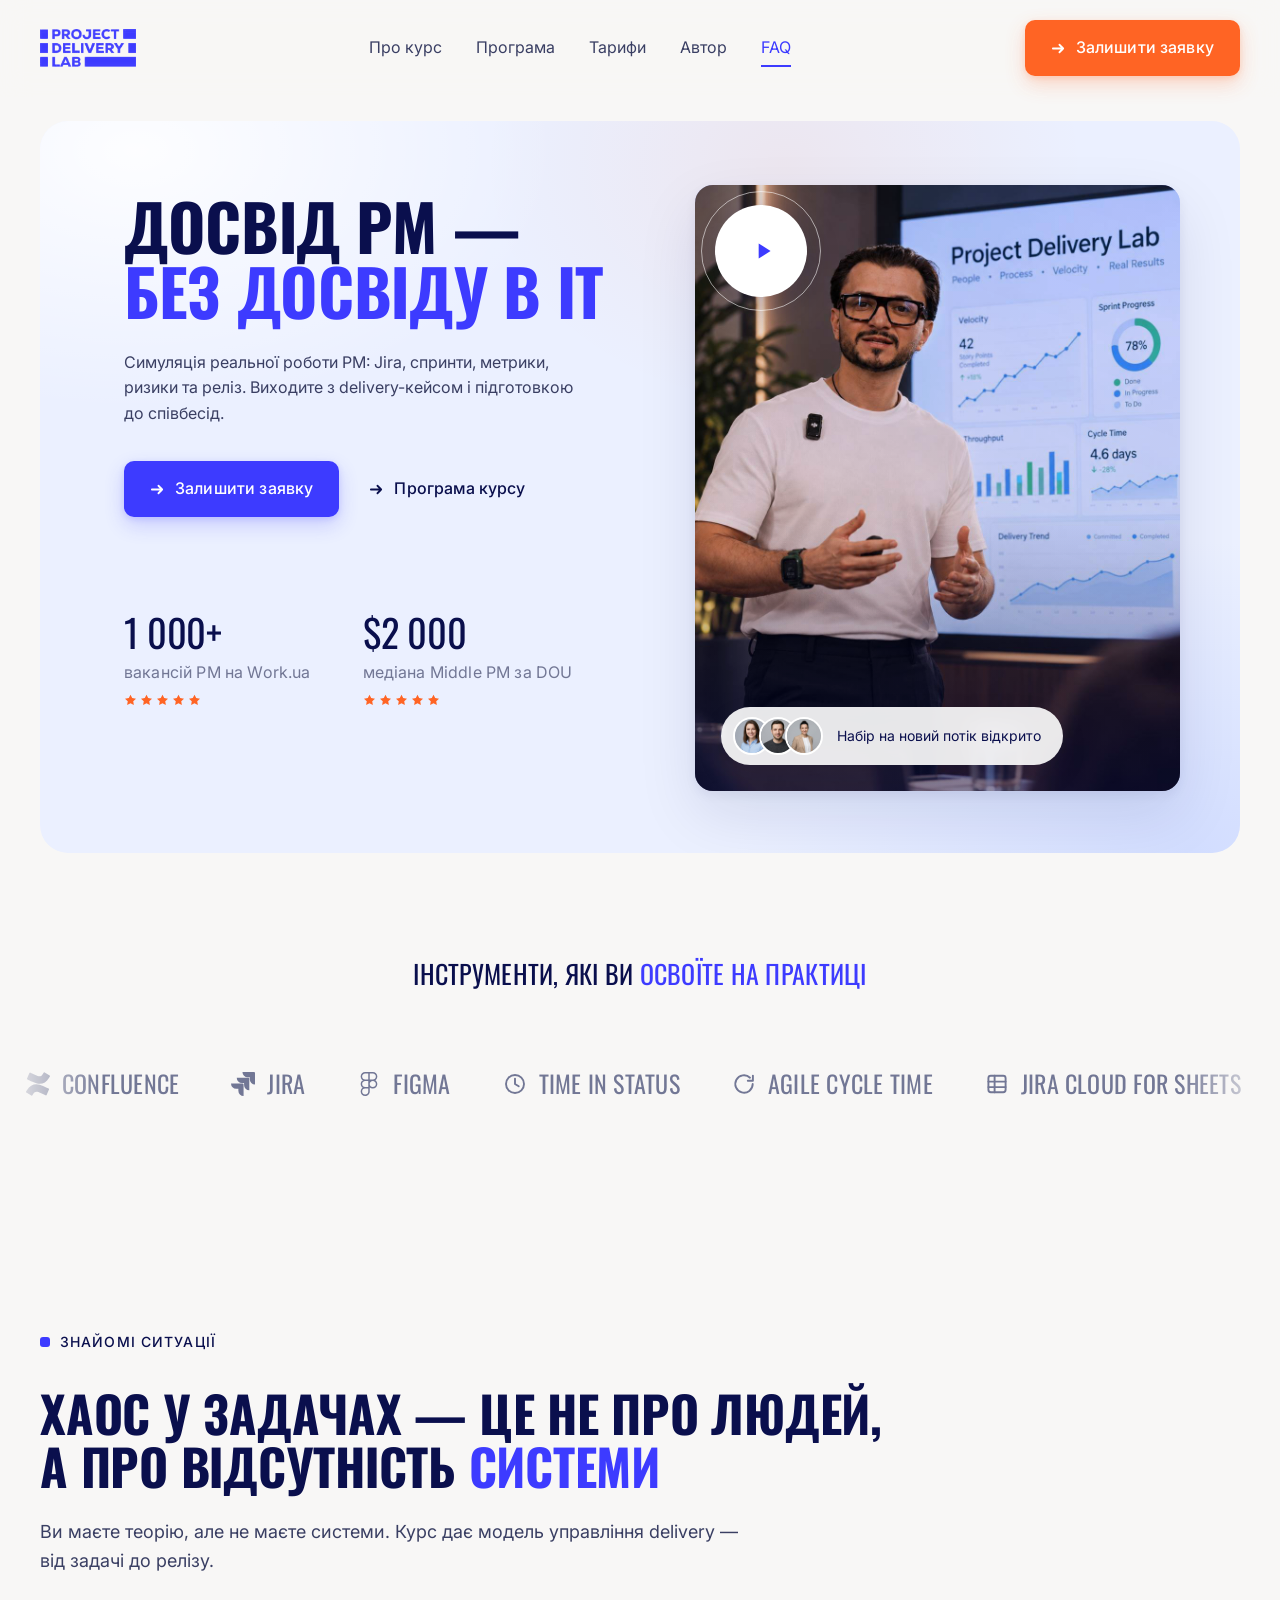
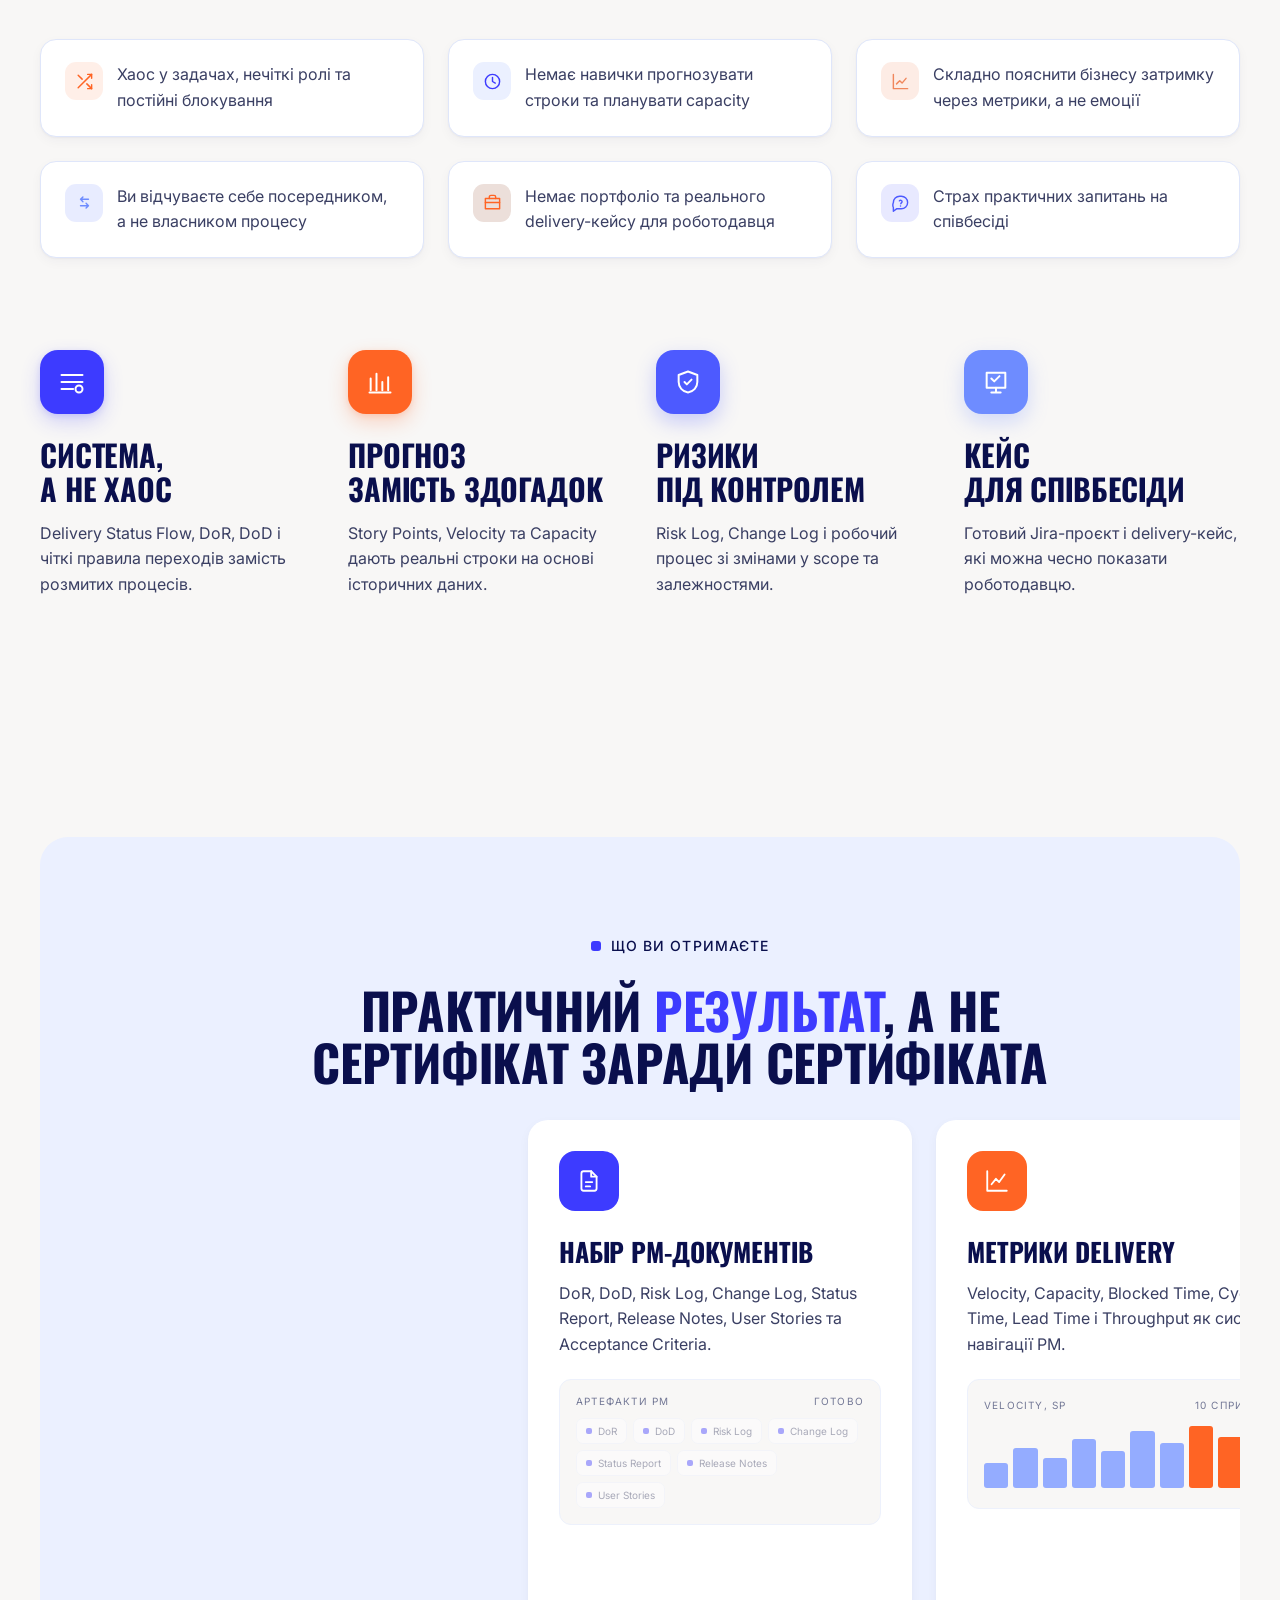
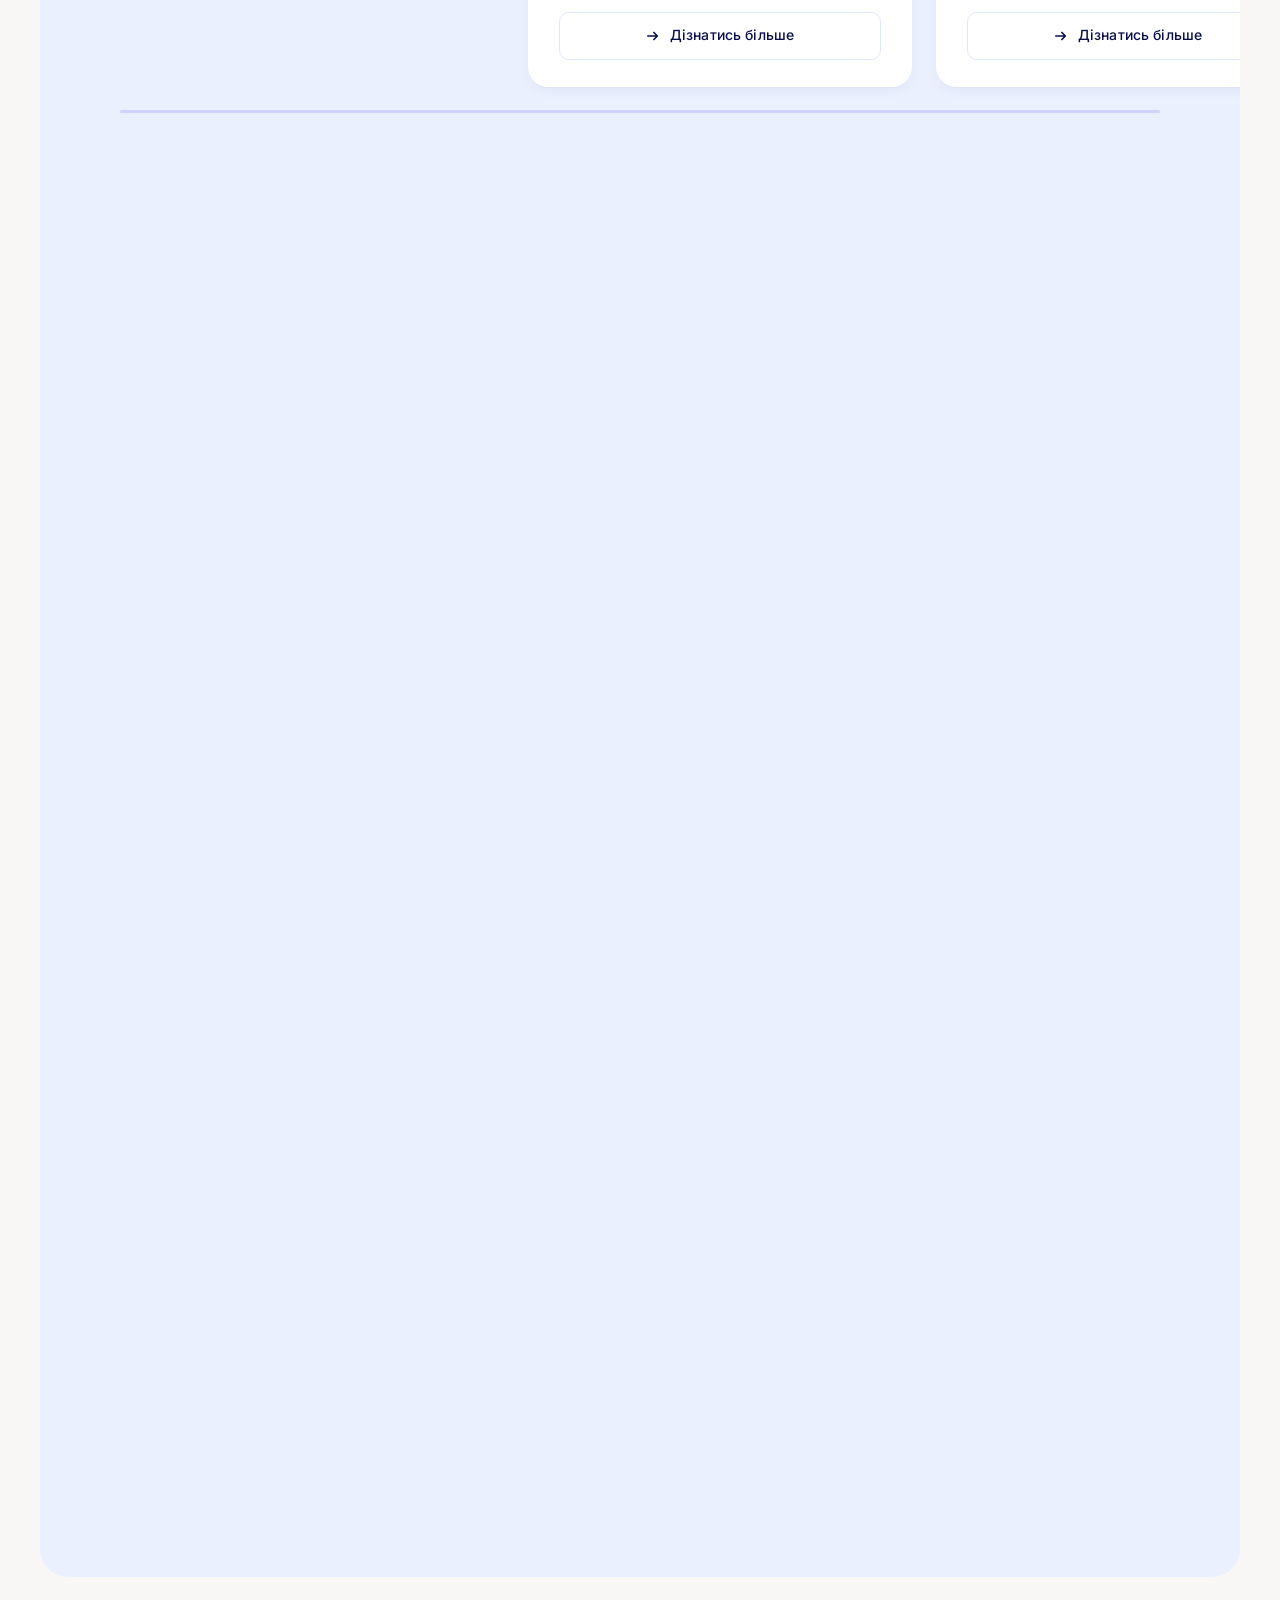
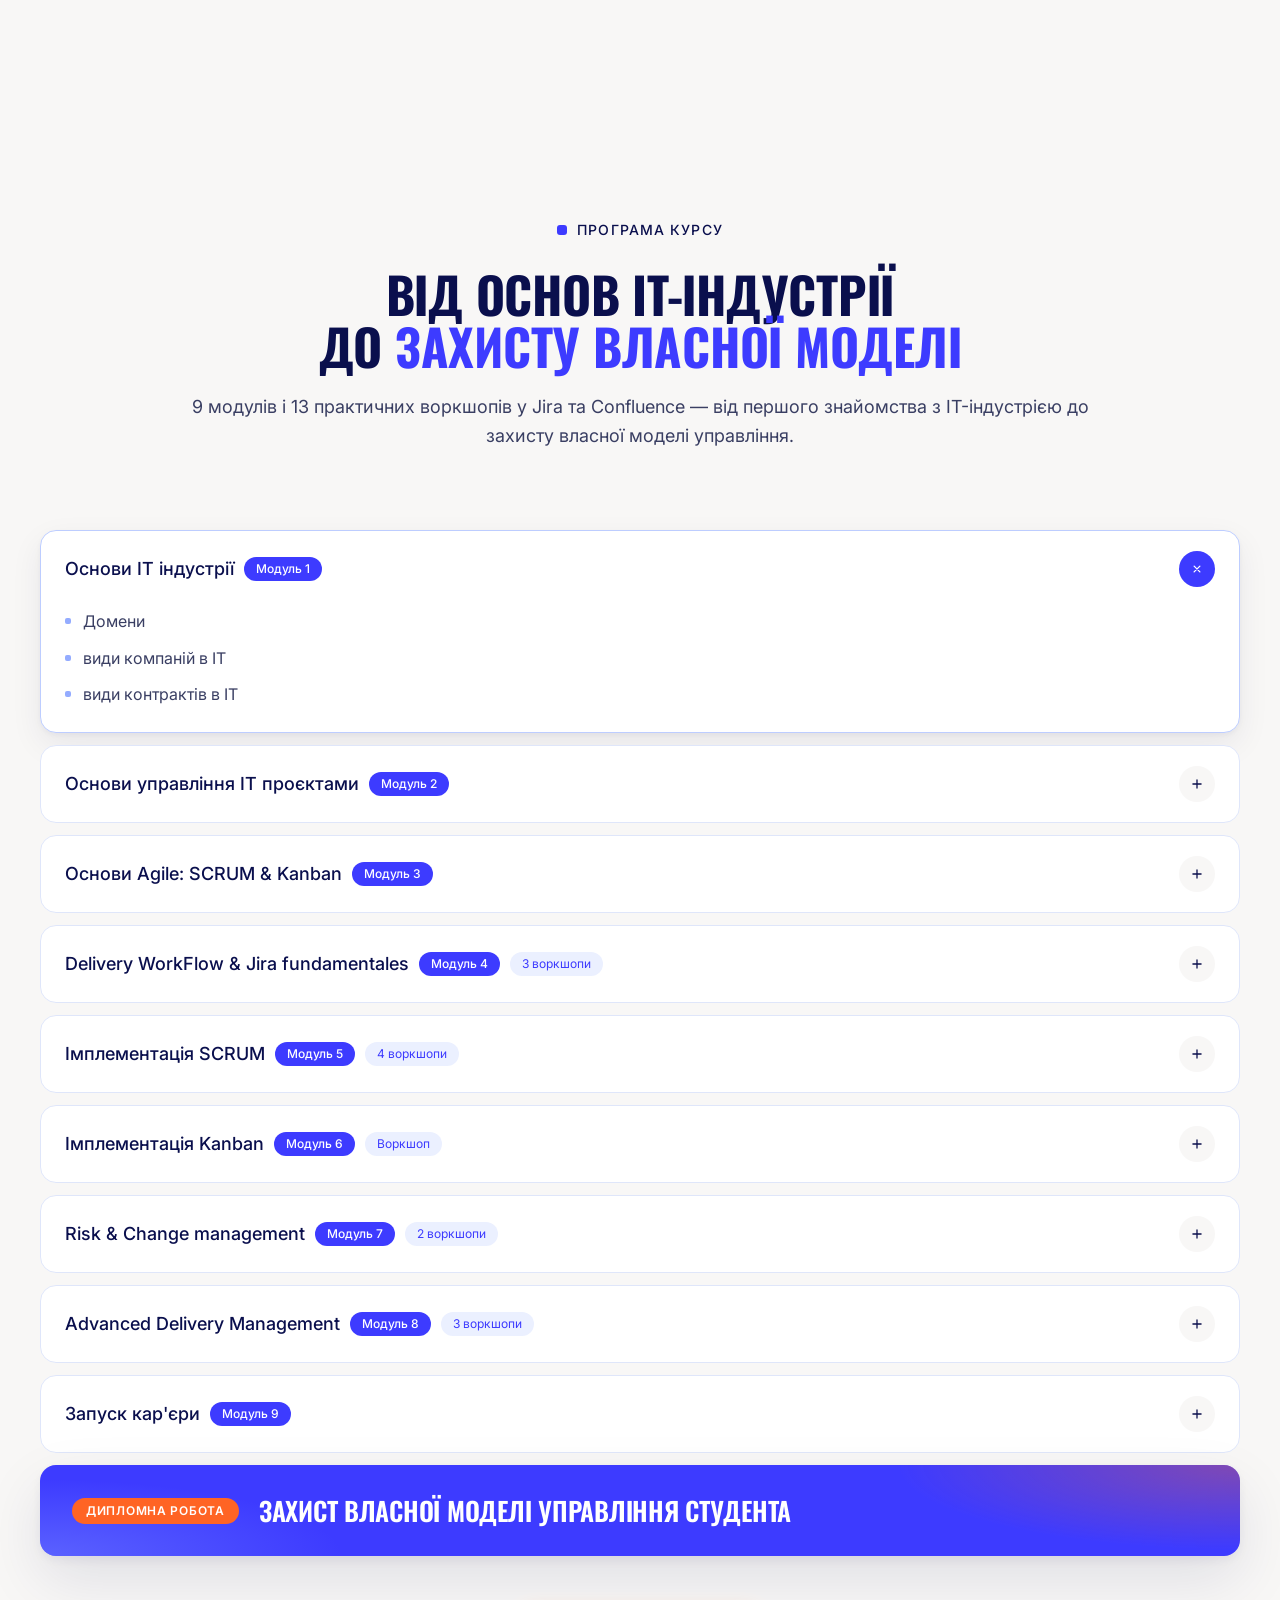
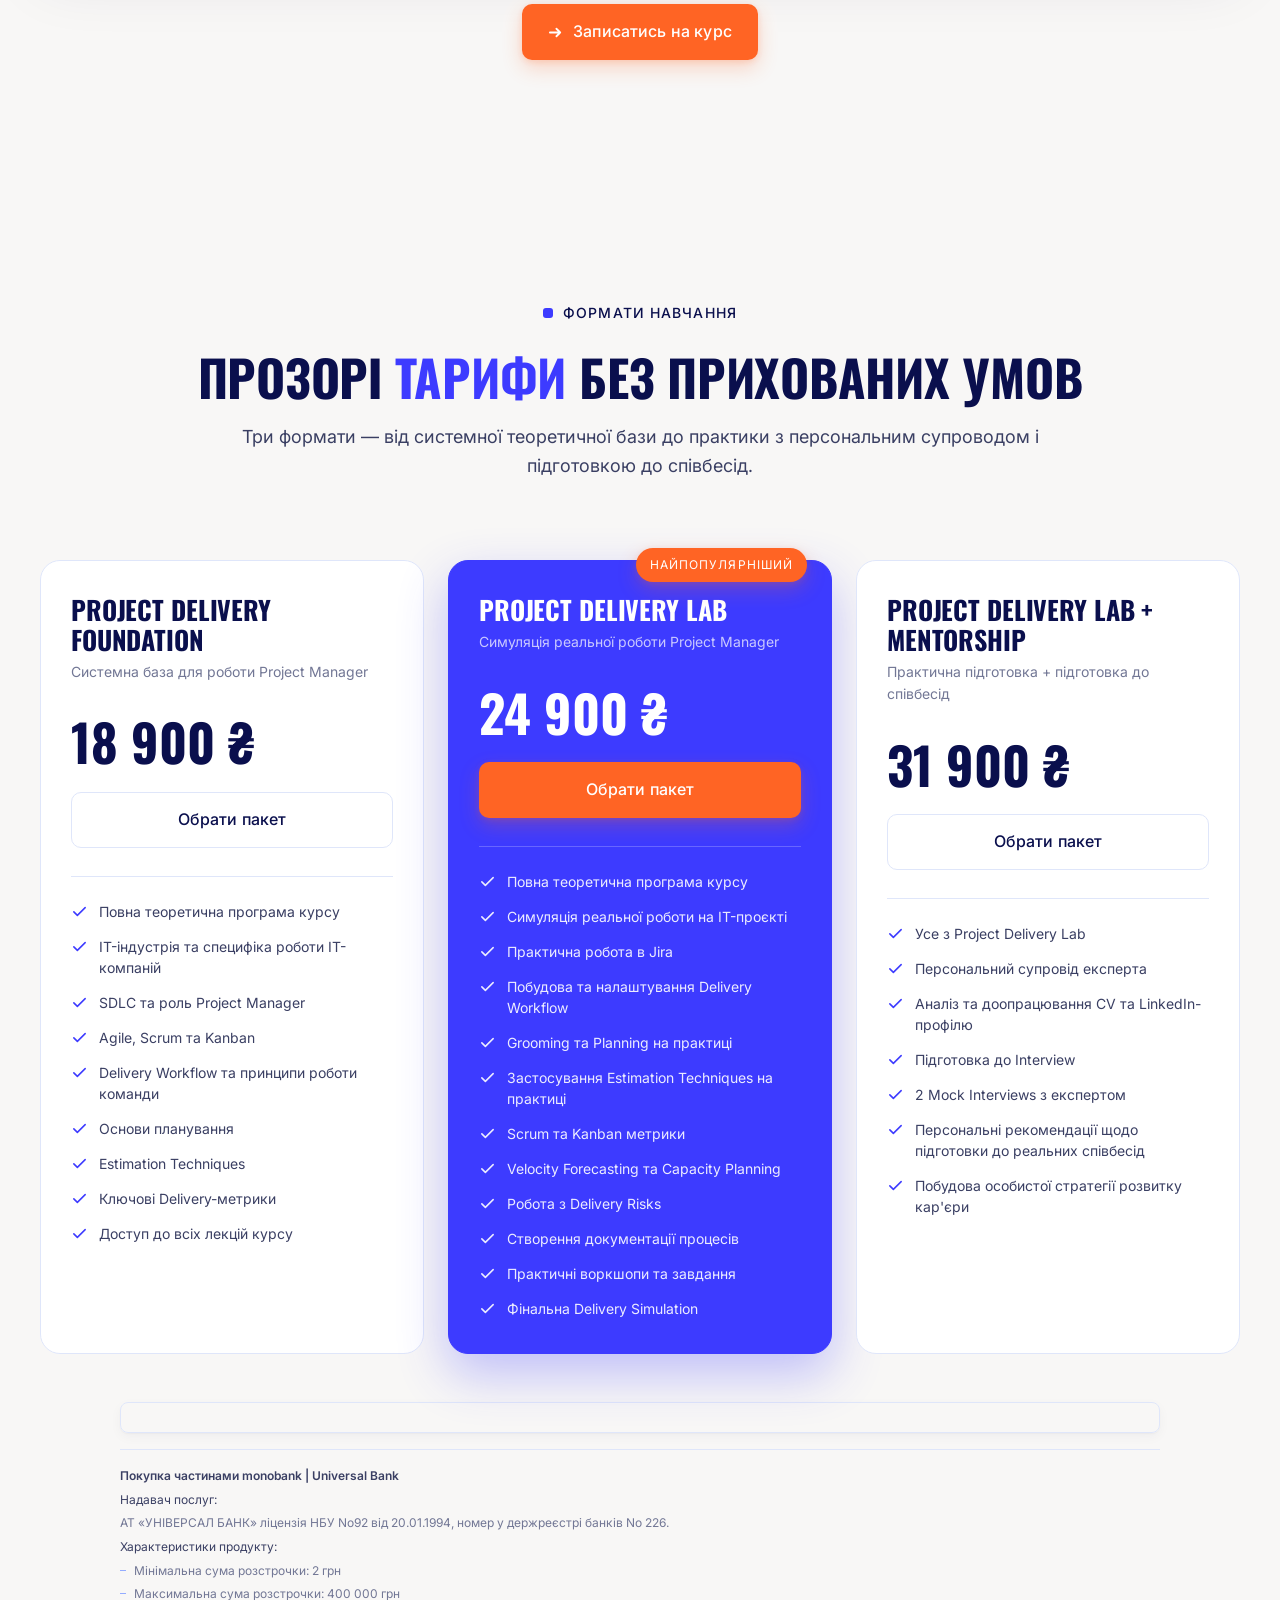
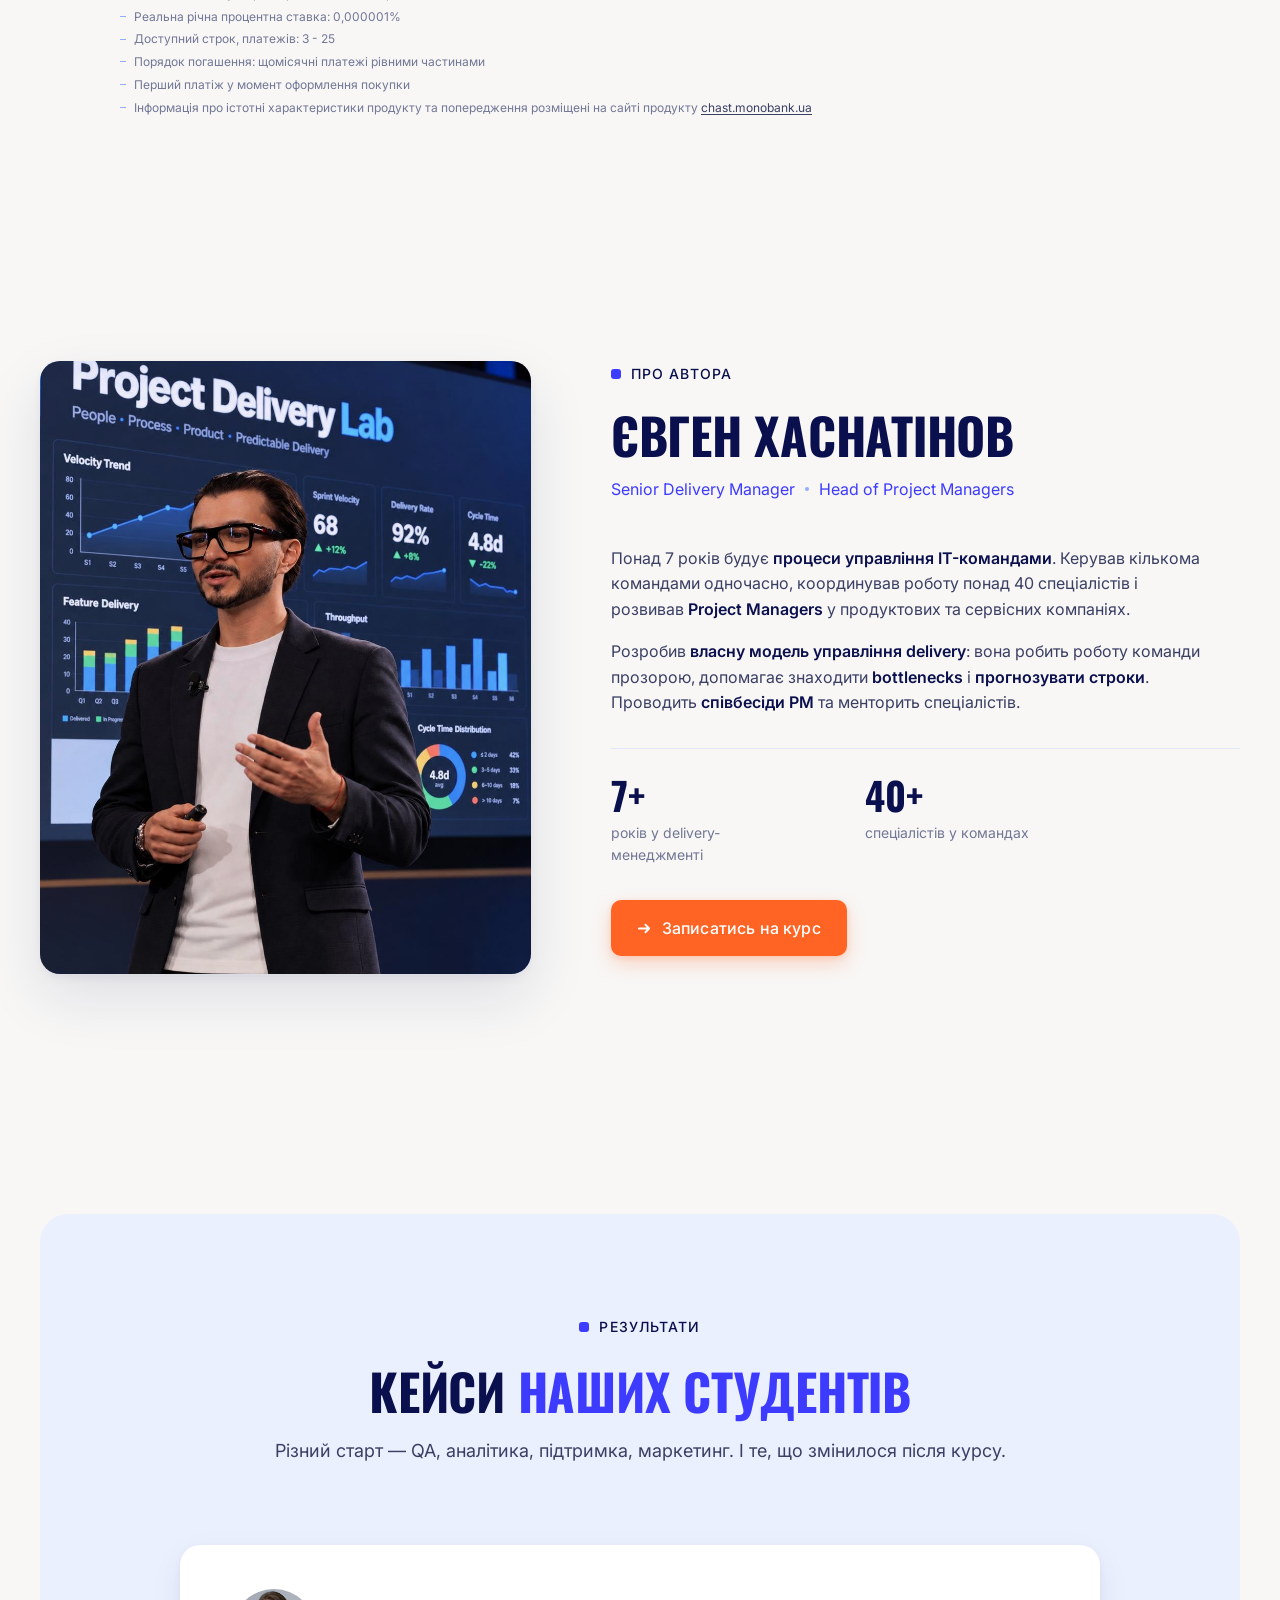
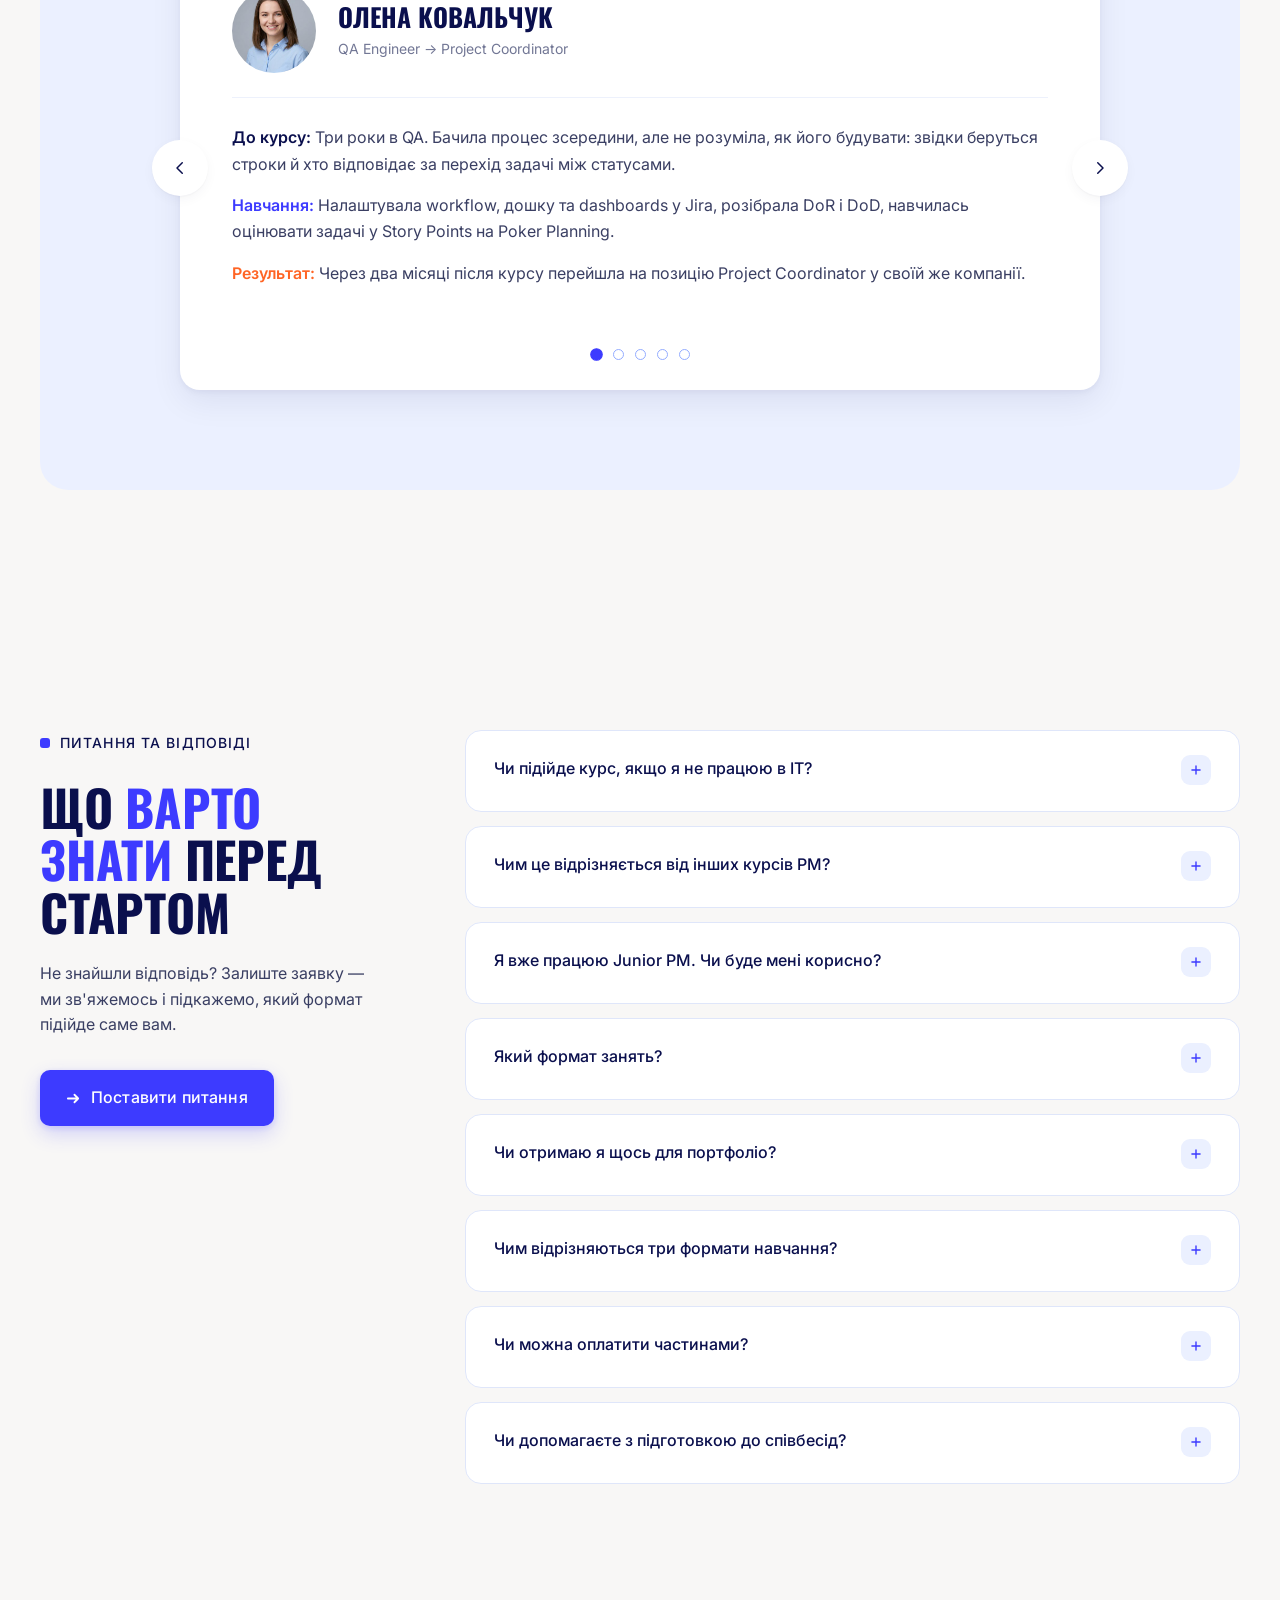
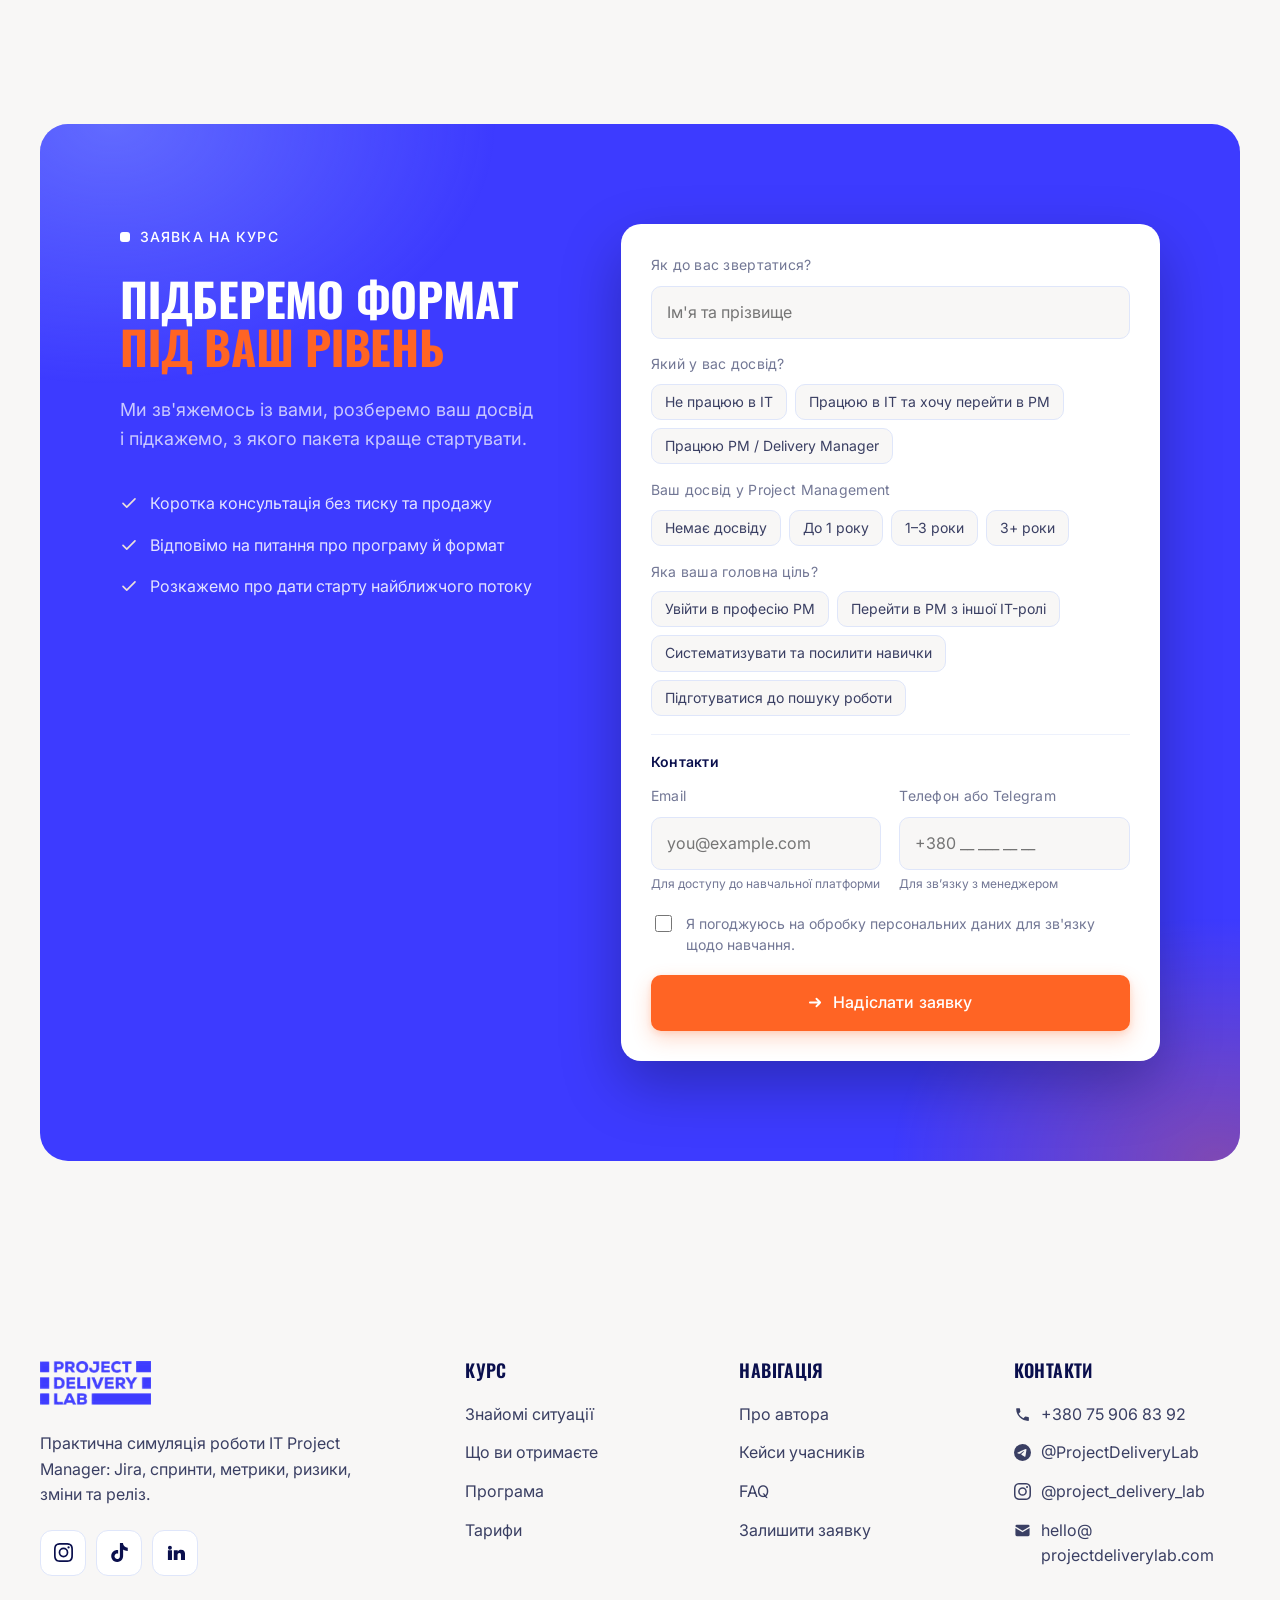
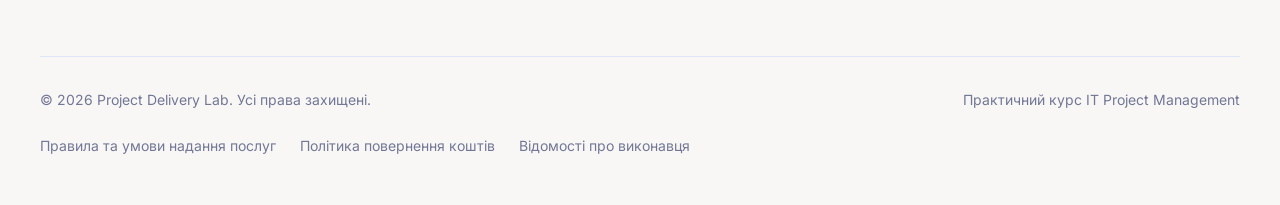
<file: index.html>
<!DOCTYPE html>
<html lang="uk">
<head>
<meta charset="UTF-8">
<meta name="viewport" content="width=device-width, initial-scale=1.0">


<title>Курс IT Project Management — Project Delivery Lab</title>
<meta name="description" content="Практичний курс IT Project Management: симуляція реального проєкту в Jira, delivery-кейс у портфоліо та підготовка до співбесід. Набір на новий потік відкрито.">
<link rel="canonical" href="https://projectdeliverylab.com/">
<meta name="robots" content="index, follow, max-image-preview:large, max-snippet:-1">
<meta name="author" content="Євген Хаснатінов">
<meta name="theme-color" content="#3D3BFF">

<!-- Open Graph -->
<meta property="og:type" content="website">
<meta property="og:site_name" content="Project Delivery Lab">
<meta property="og:locale" content="uk_UA">
<meta property="og:url" content="https://projectdeliverylab.com/">
<meta property="og:title" content="Досвід PM — без досвіду в IT | Project Delivery Lab">
<meta property="og:description" content="Симуляція реальної роботи Project Manager: Jira, спринти, метрики, ризики та реліз. На виході — delivery-кейс у портфоліо та підготовка до співбесід.">
<meta property="og:image" content="https://projectdeliverylab.com/assets/og-cover.jpg">
<meta property="og:image:width" content="1200">
<meta property="og:image:height" content="630">
<meta property="og:image:type" content="image/jpeg">
<meta property="og:image:alt" content="Project Delivery Lab — практичний курс IT Project Management">

<!-- Twitter / X -->
<meta name="twitter:card" content="summary_large_image">
<meta name="twitter:title" content="Досвід PM — без досвіду в IT | Project Delivery Lab">
<meta name="twitter:description" content="Симуляція реальної роботи Project Manager: Jira, спринти, метрики, ризики та реліз. Delivery-кейс у портфоліо.">
<meta name="twitter:image" content="https://projectdeliverylab.com/assets/og-cover.jpg">
<meta name="twitter:image:alt" content="Project Delivery Lab — практичний курс IT Project Management">

<!-- Icons -->
<link rel="icon" type="image/png" sizes="32x32" href="assets/favicon-32.png">
<link rel="icon" type="image/png" sizes="16x16" href="assets/favicon-16.png">
<link rel="icon" type="image/png" sizes="192x192" href="assets/favicon-192.png">
<link rel="apple-touch-icon" sizes="180x180" href="assets/favicon-180.png">
<link rel="manifest" href="site.webmanifest">

<link rel="preconnect" href="https://fonts.googleapis.com">
<link rel="preconnect" href="https://fonts.gstatic.com" crossorigin>
<link href="https://fonts.googleapis.com/css2?family=Inter:wght@400;500;600;700&family=Oswald:wght@400;500;600;700&display=swap" rel="stylesheet">
<link rel="preload" as="image" href="assets/img/hero-stage.jpg" fetchpriority="high">
<style>
/* ============================================================
   PROJECT DELIVERY LAB — design tokens
   ============================================================ */
:root{
  /* type */
  --font-display:'Oswald',Impact,sans-serif;

  /* body type scale — four steps, plus one micro step used only
     inside the card diagrams where 14px would not fit */
  --fs-2xs:10px;
  --fs-xs:12px;
  --fs-sm:14px;
  --fs-md:16px;
  --fs-lg:18px;
  --font-body:'Inter',system-ui,-apple-system,'Segoe UI',Roboto,sans-serif;

  /* brand palette */
  --blue:#3D3BFF;
  --blue-2:#4D5AFF;
  --blue-3:#6E8CFF;
  --blue-4:#94ACFF;
  --blue-5:#BDCDFF;
  --blue-bg:#EBF0FF;
  --orange:#FF6424;
  --orange-warm:#F0875C;
  --orange-soft:#E8A78D;
  --beige:#ECDFDA;
  --page:#F8F7F6;
  --white:#FFFFFF;

  /* derived ink */
  --ink:#0A0F4D;
  --ink-2:#3A3F63;
  --ink-3:#727795;
  --line:#DFE6FA;
  --line-soft:#EDF1FC;

  /* geometry */
  --pad:40px;
  --maxw:1360px;
  --r-panel:28px;
  --r-card:16px;
  --r-btn:10px;

  /* spacing scale */
  --s-1:8px;  --s-2:16px; --s-3:24px; --s-4:32px;
  --s-5:48px; --s-6:64px; --s-7:80px; --s-8:100px; --s-9:140px;

  /* shadows — layered, colour-tinted */
  --sh-1:0 1px 2px rgba(10,15,77,.04), 0 4px 12px rgba(10,15,77,.04);
  --sh-2:0 2px 6px rgba(10,15,77,.05), 0 12px 32px rgba(10,15,77,.07);
  --sh-3:0 4px 12px rgba(10,15,77,.06), 0 24px 60px rgba(10,15,77,.10);
  --sh-blue:0 8px 20px rgba(61,59,255,.20), 0 2px 6px rgba(61,59,255,.14);
  --sh-orange:0 8px 20px rgba(255,100,36,.24), 0 2px 6px rgba(255,100,36,.16);

  --ease:cubic-bezier(.16,1,.3,1);
}

*,*::before,*::after{box-sizing:border-box}
html{-webkit-text-size-adjust:100%;scroll-behavior:smooth;scroll-padding-top:110px}
body{
  margin:0;
  background:var(--page);
  color:var(--ink-2);
  font-family:var(--font-body);
  font-size:var(--fs-md);
  line-height:1.6;
  font-weight:400;
  -webkit-font-smoothing:antialiased;
}
img{max-width:100%;display:block}
a{color:inherit;text-decoration:none}
button{font:inherit;color:inherit;background:none;border:0;padding:0;cursor:pointer}
ul{margin:0;padding:0;list-style:none}

/* ---------- typography ---------- */
h1,h2,h3,.h4,.h5,.h6{
  font-family:var(--font-display);
  color:var(--ink);
  text-transform:uppercase;
  font-weight:700;
  margin:0;
  letter-spacing:-.005em;
  overflow-wrap:normal;
  hyphens:none;
}
h1{font-size:clamp(40px,5.0vw,72px);line-height:1.02}
h2{font-size:clamp(28px,3.9vw,56px);line-height:1.05}
h3{font-size:clamp(24px,2.9vw,42px);line-height:1.07}
.h4{font-size:clamp(26px,3.4vw,32px);line-height:1.09}
.h5{font-size:clamp(22px,2.7vw,26px);line-height:1.14}
.accent{color:var(--blue)}
.accent-o{color:var(--orange)}
p{margin:0 0 1.05em}
p:last-child{margin-bottom:0}
.lead{font-size:var(--fs-lg);line-height:1.62}

/* ---------- layout ---------- */
.wrap{max-width:var(--maxw);margin:0 auto;padding:0 var(--pad)}
.panel{
  max-width:calc(var(--maxw) + var(--pad)*2);
  margin:0 auto;
  padding:0 var(--pad);
}
.panel-in{
  background:var(--blue-bg);
  border-radius:var(--r-panel);
  padding:var(--s-8) var(--s-7);
  position:relative;
  overflow:hidden;
}
section{position:relative}
.sec{padding:var(--s-9) 0}
.sec-sm{padding:var(--s-8) 0}

/* ---------- eyebrow ---------- */
.eyebrow{
  display:inline-flex;align-items:center;gap:10px;
  font-size:var(--fs-sm);font-weight:500;letter-spacing:.08em;
  text-transform:uppercase;color:var(--ink);
  line-height:1;
}
.eyebrow::before{
  content:'';flex:none;
  width:10px;height:10px;border-radius:3px;
  background:var(--blue);
}
.eyebrow--center{justify-content:center}

/* ---------- buttons ---------- */
.btn{
  display:inline-flex;align-items:center;justify-content:center;gap:10px;
  height:56px;padding:0 26px;border-radius:var(--r-btn);
  font-size:var(--fs-md);font-weight:500;letter-spacing:.01em;
  white-space:nowrap;position:relative;
  transition:transform .35s var(--ease),box-shadow .35s var(--ease),background-color .25s var(--ease),color .25s var(--ease),border-color .25s var(--ease);
}
.btn svg{flex:none;transition:transform .35s var(--ease)}
.btn:hover svg{transform:translateX(4px)}
.btn:active{transform:translateY(1px) scale(.99)}
.btn:focus-visible{outline:2px solid var(--ink);outline-offset:3px}

.btn--blue{background:var(--blue);color:#fff;box-shadow:var(--sh-blue)}
.btn--blue:hover{background:var(--blue-2);transform:translateY(-2px);box-shadow:0 14px 30px rgba(61,59,255,.28),0 3px 8px rgba(61,59,255,.18)}

.btn--orange{background:var(--orange);color:#fff;box-shadow:var(--sh-orange)}
.btn--orange:hover{background:#F5560F;transform:translateY(-2px);box-shadow:0 14px 30px rgba(255,100,36,.3),0 3px 8px rgba(255,100,36,.2)}

.btn--ghost{background:transparent;color:var(--ink);padding:0 6px;height:auto;min-height:44px}
.btn--ghost:hover{color:var(--blue)}

.btn--line{background:transparent;color:var(--ink);border:1px solid var(--line);width:100%}
.btn--line:hover{border-color:var(--blue);color:var(--blue);background:rgba(61,59,255,.04)}

.btn--white{background:#fff;color:var(--ink);box-shadow:var(--sh-1)}
.btn--white:hover{transform:translateY(-2px);box-shadow:var(--sh-2)}

.btn--sm{height:48px;padding:0 20px;font-size:var(--fs-sm)}

/* ============================================================
   NAV
   ============================================================ */
.nav{
  position:sticky;top:0;z-index:80;
  background:rgba(248,247,246,.82);
  backdrop-filter:saturate(180%) blur(14px);
  -webkit-backdrop-filter:saturate(180%) blur(14px);
  border-bottom:1px solid transparent;
  transition:border-color .3s var(--ease),background-color .3s var(--ease);
}
.nav.is-stuck{border-bottom-color:var(--line);background:rgba(248,247,246,.94)}
.nav-in{
  max-width:calc(var(--maxw) + var(--pad)*2);margin:0 auto;
  padding:0 var(--pad);height:96px;
  display:flex;align-items:center;justify-content:space-between;gap:var(--s-4);
}
.brand{display:flex;align-items:center;flex:none}
.brand img{height:38px;width:auto}
.nav-links{display:flex;align-items:center;gap:34px}
.nav-links a{
  font-size:var(--fs-md);color:var(--ink-2);position:relative;padding:6px 0;
  transition:color .25s var(--ease);
}
.nav-links a::after{
  content:'';position:absolute;left:0;right:0;bottom:0;height:2px;
  background:var(--blue);transform:scaleX(0);transform-origin:left;
  transition:transform .35s var(--ease);
}
.nav-links a:hover{color:var(--blue)}
.nav-links a:hover::after,.nav-links a.is-active::after{transform:scaleX(1)}
.nav-links a.is-active{color:var(--blue)}
.nav-links a:focus-visible{outline:2px solid var(--blue);outline-offset:4px;border-radius:4px}
.nav-cta{flex:none}
.burger{display:none;width:48px;height:48px;border-radius:10px;border:1px solid var(--line);align-items:center;justify-content:center;transition:background-color .25s var(--ease)}
.burger:hover{background:var(--blue-bg)}
.burger span{display:block;width:20px;height:2px;background:var(--ink);position:relative;transition:transform .3s var(--ease),background-color .3s var(--ease)}
.burger span::before,.burger span::after{content:'';position:absolute;left:0;width:20px;height:2px;background:var(--ink);transition:transform .3s var(--ease)}
.burger span::before{top:-6px}
.burger span::after{top:6px}
.burger.is-open span{background:transparent}
.burger.is-open span::before{transform:translateY(6px) rotate(45deg)}
.burger.is-open span::after{transform:translateY(-6px) rotate(-45deg)}

.mobile-menu{
  display:none;position:fixed;inset:96px 0 0;z-index:79;
  background:var(--page);padding:var(--s-4) var(--pad) var(--s-7);
  opacity:0;transform:translateY(-8px);pointer-events:none;
  transition:opacity .3s var(--ease),transform .3s var(--ease);
  overflow-y:auto;
}
.mobile-menu.is-open{opacity:1;transform:none;pointer-events:auto}
.mobile-menu a:not(.btn){display:block;padding:16px 0;border-bottom:1px solid var(--line-soft);font-size:var(--fs-lg);color:var(--ink)}
.mobile-menu .btn{margin-top:var(--s-4);width:100%}

/* ============================================================
   HERO
   ============================================================ */
.hero{padding-top:var(--s-3)}
.hero-panel{
  background:var(--blue-bg);border-radius:var(--r-panel);
  padding:64px 60px 62px 84px;position:relative;overflow:hidden;
}
.hero-panel::before{
  content:'';position:absolute;inset:0;pointer-events:none;
  background:
    radial-gradient(680px 420px at 8% 4%, rgba(255,255,255,.9), transparent 62%),
    radial-gradient(760px 520px at 96% 100%, rgba(189,205,255,.55), transparent 60%),
    radial-gradient(520px 420px at 62% 6%, rgba(255,100,36,.07), transparent 58%);
}
.hero-grid{
  position:relative;display:grid;grid-template-columns:minmax(0,1.08fr) minmax(0,1fr);
  gap:var(--s-5);align-items:start;
}
.hero-copy{padding-top:8px;max-width:660px}
.hero h1{margin-bottom:26px}
.hero h1 .l2{display:block;color:var(--blue)}
.hero-sub{max-width:470px;color:var(--ink-2);margin-bottom:34px;font-size:var(--fs-md)}
.hero-actions{display:flex;align-items:center;gap:var(--s-3);flex-wrap:wrap}

.hero-proof{display:flex;gap:52px;margin-top:96px;flex-wrap:wrap}
.proof-num{font-family:var(--font-display);font-size:clamp(32px,3vw,44px);line-height:1;color:var(--ink);letter-spacing:-.01em}
.proof-cap{font-size:var(--fs-md);color:var(--ink-3);margin-top:8px;letter-spacing:.01em}
.stars{display:flex;gap:3px;margin-top:9px}
.stars svg{width:13px;height:13px;fill:var(--orange)}

.hero-media{position:relative;align-self:stretch;min-height:642px}
.hero-media .shot{
  position:relative;height:100%;min-height:642px;border-radius:18px;overflow:hidden;
  box-shadow:var(--sh-3);background:var(--blue-5);
}
.hero-media .shot>img{width:100%;height:100%;object-fit:cover;object-position:50% 10%;position:absolute;inset:0}

/* На вузькому десктопі колонка стискається, а висоту рядка диктує текст —
   кадр виходив 0.54–0.69 і зрізав праву половину екрана з назвою.
   Тут тримаємо власну пропорцію фото і центруємо його в рядку. */
@media (min-width:961px) and (max-width:1366px){
  .hero-media{display:flex;align-items:center;min-height:0}
  .hero-media .shot{width:100%;height:auto;min-height:0;aspect-ratio:4/5}
}
.shot-tint{position:absolute;inset:0;background:linear-gradient(200deg,rgba(61,59,255,.18),rgba(255,100,36,.10));mix-blend-mode:multiply}
.shot-fade{position:absolute;inset:0;background:linear-gradient(to top,rgba(10,15,77,.45),rgba(10,15,77,0) 46%)}

.play{
  position:absolute;top:20px;left:20px;width:92px;height:92px;
  border-radius:50%;background:#fff;
  display:flex;align-items:center;justify-content:center;
  box-shadow:0 10px 34px rgba(10,15,77,.24);
  transition:transform .4s var(--ease),box-shadow .4s var(--ease);
}
.play svg{width:26px;height:26px;fill:var(--blue);margin-left:4px}
.play::after{
  content:'';position:absolute;inset:-14px;border-radius:50%;
  border:1px solid rgba(255,255,255,.55);
  animation:ripple 3s var(--ease) infinite;
}
@keyframes ripple{0%{transform:scale(.9);opacity:.9}70%{transform:scale(1.22);opacity:0}100%{opacity:0}}
.play:hover{transform:scale(1.07);box-shadow:0 16px 44px rgba(10,15,77,.3)}
.play:focus-visible{outline:3px solid var(--orange);outline-offset:5px}

.shot-pill{
  position:absolute;left:26px;bottom:26px;max-width:calc(100% - 52px);
  display:inline-flex;align-items:center;gap:14px;
  background:rgba(255,255,255,.9);backdrop-filter:blur(10px);
  border-radius:999px;padding:10px 22px 10px 12px;box-shadow:var(--sh-2);
}
.ava-row{display:flex;flex:none}
.ava-row img{width:38px;height:38px;border-radius:50%;object-fit:cover;border:2px solid #fff;margin-left:-12px}
.ava-row img:first-child{margin-left:0}
.shot-pill span{font-size:var(--fs-sm);color:var(--ink);line-height:1.3}

/* ============================================================
   TOOLS STRIP — static row on desktop, marquee ticker on mobile
   ============================================================ */
.tools{padding:var(--s-8) 0 var(--s-7)}
.tools-title{text-align:center;font-family:var(--font-display);text-transform:uppercase;
  font-size:clamp(22px,2.7vw,26px);color:var(--ink);letter-spacing:.01em;margin-bottom:var(--s-6)}

.tools-row{
  overflow:hidden;padding:6px 0;
  /* виходимо за поля контейнера і гасимо обидва краї, щоб назви не обрубувались */
  margin-left:calc(var(--pad) * -1);
  margin-right:calc(var(--pad) * -1);
  -webkit-mask-image:linear-gradient(90deg,transparent 0,#000 8%,#000 92%,transparent 100%);
  mask-image:linear-gradient(90deg,transparent 0,#000 8%,#000 92%,transparent 100%);
}
.tools-track{display:flex;width:max-content;animation:toolsTicker 48s linear infinite}
/* спинити під курсором — щоб можна було прочитати назву */
.tools-row:hover .tools-track,
.tools-row:active .tools-track{animation-play-state:paused}
.tools-set{display:flex;align-items:center;flex:none}

.tool{
  display:flex;align-items:center;gap:12px;
  font-family:var(--font-display);text-transform:uppercase;font-size:24px;
  color:var(--ink-3);letter-spacing:.01em;white-space:nowrap;
  transition:color .35s var(--ease),transform .35s var(--ease);
}
.tool{padding:0 26px}
.tool svg{width:24px;height:24px;flex:none;display:block;fill:currentColor}
/* Для Time in Status, Agile Cycle Time, Jira Cloud for Sheets, Go Retro та
   AI Promt офіційних знаків немає — це контурні гліфи за змістом інструмента. */
.tool svg.glyph{fill:none;stroke:currentColor;stroke-width:1.9;stroke-linecap:round;stroke-linejoin:round}
.tool:hover{color:var(--ink);transform:translateY(-2px)}

/* ============================================================
   PROBLEM → SOLUTION
   ============================================================ */
.mission-h{max-width:1240px;margin:32px 0 0}
.mission-sub{max-width:700px;margin:26px 0 0;font-size:var(--fs-lg);line-height:1.62;color:var(--ink-2)}
.mission-grid{
  display:grid;grid-template-columns:repeat(4,minmax(0,1fr));
  gap:var(--s-4);margin-top:92px;
}
.mcol .ico{
  width:64px;height:64px;border-radius:18px;background:var(--blue);
  display:flex;align-items:center;justify-content:center;margin-bottom:24px;
  box-shadow:var(--sh-blue);
}
.mcol:nth-child(2) .ico{background:var(--orange);box-shadow:var(--sh-orange)}
.mcol:nth-child(3) .ico{background:var(--blue-2);box-shadow:0 8px 20px rgba(77,90,255,.28)}
.mcol:nth-child(4) .ico{background:var(--blue-3);box-shadow:0 8px 20px rgba(110,140,255,.28)}
.mcol .ico svg{width:28px;height:28px;stroke:#fff;fill:none;stroke-width:1.7;stroke-linecap:round;stroke-linejoin:round}
.mcol .h5{font-size:clamp(28px,2.36vw,34px);margin-bottom:14px}
.mcol p{font-size:var(--fs-md);color:var(--ink-2);max-width:290px}

.pains{
  display:grid;grid-template-columns:repeat(3,minmax(0,1fr));
  gap:var(--s-3);margin-top:var(--s-6);
}
.pain{
  background:#fff;border:1px solid var(--line);border-radius:var(--r-card);
  padding:22px 24px;display:flex;gap:14px;align-items:flex-start;
  font-size:var(--fs-md);color:var(--ink-2);box-shadow:var(--sh-1);
  transition:transform .4s var(--ease),box-shadow .4s var(--ease),border-color .3s var(--ease);
}
.pain:hover{transform:translateY(-3px);box-shadow:var(--sh-2);border-color:var(--blue-5)}
.pain-ico{
  flex:none;width:38px;height:38px;border-radius:11px;
  display:flex;align-items:center;justify-content:center;
  transition:transform .4s var(--ease);
}
.pain:hover .pain-ico{transform:scale(1.06)}
.pain-ico svg{width:19px;height:19px;fill:none;stroke-width:1.8;stroke-linecap:round;stroke-linejoin:round}
/* each pain gets its own icon and badge tint, alternating warm and cool */
.pain:nth-child(1) .pain-ico{background:rgba(255,100,36,.10)}
.pain:nth-child(1) .pain-ico svg{stroke:var(--orange)}
.pain:nth-child(2) .pain-ico{background:var(--blue-bg)}
.pain:nth-child(2) .pain-ico svg{stroke:var(--blue)}
.pain:nth-child(3) .pain-ico{background:rgba(240,135,92,.16)}
.pain:nth-child(3) .pain-ico svg{stroke:var(--orange-warm)}
.pain:nth-child(4) .pain-ico{background:rgba(110,140,255,.16)}
.pain:nth-child(4) .pain-ico svg{stroke:var(--blue-3)}
.pain:nth-child(5) .pain-ico{background:var(--beige)}
.pain:nth-child(5) .pain-ico svg{stroke:var(--orange)}
.pain:nth-child(6) .pain-ico{background:rgba(77,90,255,.13)}
.pain:nth-child(6) .pain-ico svg{stroke:var(--blue-2)}

/* ============================================================
   WHAT YOU GET — cards
   ============================================================ */
.head-center{text-align:center;max-width:900px;margin:0 auto var(--s-7)}
.cards-nav{display:none;gap:12px;justify-content:center;margin-top:var(--s-4)}
.cards-btn{
  width:56px;height:56px;border-radius:50%;background:#fff;box-shadow:var(--sh-1);
  display:flex;align-items:center;justify-content:center;
  transition:transform .35s var(--ease),box-shadow .35s var(--ease),background-color .25s var(--ease);
}
.cards-btn svg{width:18px;height:18px;stroke:var(--ink);fill:none;stroke-width:2;stroke-linecap:round;stroke-linejoin:round}
.cards-btn:hover{background:var(--blue);transform:translateY(-2px);box-shadow:var(--sh-2)}
.cards-btn:hover svg{stroke:#fff}
.cards-btn:active{transform:translateY(0) scale(.97)}
.cards-btn:focus-visible{outline:2px solid var(--blue);outline-offset:3px}
.cards-btn[disabled]{opacity:.35;pointer-events:none}
.head-center h2{text-wrap:balance}
.head-center h2{margin:24px 0 0}
.head-center p{margin-top:20px;color:var(--ink-2)}
/* ============================================================
   OUTCOME CARDS
   Default is a swipe track. JS adds .is-pinned when the viewport is big
   enough to hold the stage, and then the panel pins while the row travels.
   ============================================================ */
.hpin{position:relative}
.hpin-track{display:flex;gap:var(--s-3)}

/* --- swipe track (phones, short viewports, reduced motion) --- */
.hpin-track{
  overflow-x:auto;overscroll-behavior-x:contain;
  scroll-snap-type:x mandatory;scrollbar-width:none;
  padding-bottom:6px;
}
.hpin-track::-webkit-scrollbar{display:none}
.hpin:not(.is-pinned) .hpin-track{
  /* the side padding lets the first and last card reach the middle;
     50% resolves against the track's own box, so the card lands centred */
  --cw:min(clamp(320px,30vw,470px),100%);
  padding-inline:calc(50% - var(--cw) / 2);
}
.hpin:not(.is-pinned) .card{flex:0 0 var(--cw);scroll-snap-align:center}
.hpin:not(.is-pinned) .hpin-bar{display:none}
.hpin:not(.is-pinned) .cards-nav{display:flex}

/* --- pinned stage --- */
.hpin.is-pinned{padding:0;overflow:visible}
.hpin.is-pinned .hpin-stage{
  position:sticky;top:0;height:100vh;
  display:flex;flex-direction:column;
  overflow:hidden;border-radius:inherit;
  padding:96px 0 var(--s-3) var(--s-7);   /* clears the 96px sticky nav */
}
.hpin.is-pinned .head-center{flex:none;margin-bottom:var(--s-4)}
.hpin.is-pinned .head-center .lead{display:none}   /* the heading carries it */
.hpin.is-pinned .hpin-track{
  flex:1 1 auto;min-height:0;width:max-content;
  overflow:visible;margin-right:0;padding-bottom:0;
  will-change:transform;
}
.hpin.is-pinned .card{min-height:0}
.hpin.is-pinned .cards-nav{display:none}
.hpin-bar{
  flex:none;height:3px;border-radius:2px;background:rgba(61,59,255,.16);
  margin:var(--s-3) var(--s-7) 0 0;overflow:hidden;
}
.hpin-bar i{
  display:block;height:100%;border-radius:2px;background:var(--blue);
  transform:scaleX(0);transform-origin:left;
}

.card{
  flex:0 0 clamp(320px,30vw,470px);
  min-height:min(560px,52vh);
  background:#fff;border:1px solid rgba(255,255,255,.9);border-radius:20px;
  padding:30px 30px 26px;display:flex;flex-direction:column;
  box-shadow:var(--sh-1);
  transition:transform .45s var(--ease),box-shadow .45s var(--ease);
}
.card:hover{transform:translateY(-4px);box-shadow:var(--sh-3)}
.card .tile{
  width:60px;height:60px;border-radius:16px;background:var(--orange);
  display:flex;align-items:center;justify-content:center;margin-bottom:26px;
}
.card:nth-child(2n) .tile{background:var(--blue)}
.card:nth-child(4n) .tile{background:var(--blue-2)}
.card .tile svg{width:26px;height:26px;stroke:#fff;fill:none;stroke-width:1.7;stroke-linecap:round;stroke-linejoin:round}
.card .h5{margin-bottom:14px}
.card p{font-size:var(--fs-md);color:var(--ink-2);margin-bottom:22px}
.card .btn{margin-top:auto}


/* ============================================================
   CARD VISUALS — minimal looping diagrams (transform/opacity only)
   ============================================================ */
.viz{
  container-type:inline-size;
  position:relative;min-height:130px;margin:0 0 28px;padding:16px;
  border-radius:12px;background:var(--page);border:1px solid var(--line-soft);
  overflow:hidden;display:flex;flex-direction:column;gap:12px;justify-content:center;
}
.viz-label{
  display:flex;align-items:center;justify-content:space-between;gap:10px;
  font-size:var(--fs-2xs);letter-spacing:.12em;text-transform:uppercase;color:var(--ink-3);line-height:1;
}
/* animations idle until the card has scrolled into view */
.viz *{animation-play-state:paused}
.card.visible .viz *{animation-play-state:running}

/* --- 1. Jira board: a task moves To Do -> In Progress -> Done --- */
.vb-cols{position:relative;display:grid;grid-template-columns:repeat(3,minmax(0,1fr));gap:8px;height:64px}
.vb-col{
  background:#fff;border:1px solid var(--line-soft);border-radius:8px;
  padding:7px;display:grid;gap:5px;align-content:start;
}
.vb-col i{display:block;height:8px;border-radius:3px;background:var(--blue-5)}
.vb-col i:last-child{width:64%;background:var(--line)}
.vb-chip{
  position:absolute;top:8px;left:8px;height:8px;border-radius:3px;background:var(--orange);
  width:calc((100% - 16px)/3 - 16px);
  animation:vbMove 7.5s var(--ease) infinite;
}
@keyframes vbMove{
  0%,4%    {transform:translateX(0);opacity:0}
  9%,26%   {transform:translateX(0);opacity:1}
  34%,54%  {transform:translateX(calc(100% + 24px));opacity:1}
  62%,90%  {transform:translateX(calc(200% + 48px));opacity:1}
  97%,100% {transform:translateX(calc(200% + 48px));opacity:0}
}

/* --- 2. PM documents: artefacts tick over one by one --- */
.vd-row{display:flex;flex-wrap:wrap;gap:6px}
.vd{
  display:inline-flex;align-items:center;gap:6px;font-size:var(--fs-2xs);line-height:1;
  color:var(--ink-2);background:#fff;border:1px solid var(--line-soft);
  border-radius:7px;padding:7px 9px;opacity:.42;
  animation:vdOn 7.2s var(--ease) infinite;
}
.vd b{width:6px;height:6px;border-radius:2px;background:var(--blue);flex:none}
.vd:nth-child(2){animation-delay:.5s}
.vd:nth-child(3){animation-delay:1s}
.vd:nth-child(4){animation-delay:1.5s}
.vd:nth-child(5){animation-delay:2s}
.vd:nth-child(6){animation-delay:2.5s}
.vd:nth-child(7){animation-delay:3s}
@keyframes vdOn{
  0%,100%{opacity:.42;transform:translateY(0)}
  5%     {opacity:1;transform:translateY(-2px)}
  16%    {opacity:1;transform:translateY(0)}
  38%    {opacity:.42}
}

/* --- 3. Delivery metrics: velocity bars breathing --- */
.vm{display:flex;align-items:flex-end;gap:5px;height:66px}
.vm i{
  flex:1;min-width:0;border-radius:3px;background:var(--blue-4);transform-origin:bottom;
  animation:vmPulse 3.4s var(--ease) infinite;
}
.vm i:nth-child(1){height:38%}
.vm i:nth-child(2){height:60%;animation-delay:.16s}
.vm i:nth-child(3){height:46%;animation-delay:.32s}
.vm i:nth-child(4){height:74%;animation-delay:.48s}
.vm i:nth-child(5){height:56%;animation-delay:.64s}
.vm i:nth-child(6){height:86%;animation-delay:.8s}
.vm i:nth-child(7){height:68%;animation-delay:.96s}
.vm i:nth-child(8){height:94%;background:var(--orange);animation-delay:1.12s}
.vm i:nth-child(9){height:78%;background:var(--orange);animation-delay:1.28s}
.vm i:nth-child(10){height:100%;background:var(--orange);animation-delay:1.44s}
@keyframes vmPulse{0%,100%{transform:scaleY(.84)}50%{transform:scaleY(1)}}

/* --- 4. Sprint timeline: task -> release --- */
.vt{position:relative;padding:14px 0 0}
.vt-line{position:absolute;top:19px;left:5px;right:5px;height:2px;background:var(--line);border-radius:2px}
.vt-dots{position:relative;display:flex;justify-content:space-between}
.vt-dots span{position:relative;width:11px;height:11px;border-radius:50%;background:var(--blue-5)}
.vt-dots span::after{
  content:'';position:absolute;inset:-2px;border-radius:50%;background:var(--blue);
  opacity:0;transform:scale(.5);animation:vtOn 7s var(--ease) infinite;
}
.vt-dots span:nth-child(2)::after{animation-delay:.6s}
.vt-dots span:nth-child(3)::after{animation-delay:1.2s}
.vt-dots span:nth-child(4)::after{animation-delay:1.8s}
.vt-dots span:nth-child(5)::after{animation-delay:2.4s;background:var(--orange)}
@keyframes vtOn{
  0%,6%    {opacity:0;transform:scale(.5)}
  13%,80%  {opacity:1;transform:scale(1)}
  90%,100% {opacity:0;transform:scale(1)}
}
.vt-caps{display:flex;justify-content:space-between;margin-top:11px;
  font-size:var(--fs-2xs);letter-spacing:.06em;text-transform:uppercase;color:var(--ink-3)}
.vt-caps span{flex:1;min-width:0;text-align:center;white-space:nowrap}
.vt-caps span:first-child{text-align:left}
.vt-caps span:last-child{text-align:right;color:var(--orange)}

/* --- 5. Mock interview: question / answer / typing --- */
.vc{display:flex;flex-direction:column;gap:7px}
.vc-in,.vc-out,.vc-dots{
  font-size:var(--fs-2xs);line-height:1.35;padding:8px 11px;border-radius:10px;
  max-width:82%;opacity:0;animation:vcPop 9s var(--ease) infinite;
}
.vc-in{align-self:flex-start;background:#fff;border:1px solid var(--line-soft);color:var(--ink-2)}
.vc-out{align-self:flex-end;background:var(--orange);color:#fff;animation-delay:1.6s}
.vc-dots{align-self:flex-start;display:flex;gap:4px;align-items:center;
  background:#fff;border:1px solid var(--line-soft);padding:9px 11px;animation-delay:3.2s}
.vc-dots i{width:4px;height:4px;border-radius:50%;background:var(--blue-4);
  animation:vcBounce 1.2s var(--ease) infinite}
.vc-dots i:nth-child(2){animation-delay:.15s}
.vc-dots i:nth-child(3){animation-delay:.3s}
@keyframes vcPop{
  0%,2%    {opacity:0;transform:translateY(6px)}
  8%,84%   {opacity:1;transform:translateY(0)}
  92%,100% {opacity:0;transform:translateY(0)}
}
@keyframes vcBounce{0%,100%{transform:translateY(0)}50%{transform:translateY(-3px)}}

/* --- 6. Certificate: modules complete, badge pops --- */
.vp-ticks{display:flex;gap:5px}
.vp-ticks i{flex:1;min-width:0;height:18px;border-radius:4px;background:var(--blue);opacity:.16;
  animation:vpTick 6.4s var(--ease) infinite}
.vp-ticks i:nth-child(2){animation-delay:.22s}
.vp-ticks i:nth-child(3){animation-delay:.44s}
.vp-ticks i:nth-child(4){animation-delay:.66s}
.vp-ticks i:nth-child(5){animation-delay:.88s}
.vp-ticks i:nth-child(6){animation-delay:1.1s}
.vp-ticks i:nth-child(7){animation-delay:1.32s}
.vp-ticks i:nth-child(8){animation-delay:1.54s}
@keyframes vpTick{0%,4%{opacity:.16}12%,86%{opacity:1}94%,100%{opacity:.16}}
.vp-badge{
  display:inline-flex;align-items:center;gap:6px;background:var(--orange);color:#fff;
  border-radius:999px;padding:5px 10px;font-size:var(--fs-2xs);letter-spacing:.08em;
  opacity:0;transform:scale(.7);animation:vpBadge 6.4s var(--ease) infinite;
}
@keyframes vpBadge{
  0%,26%   {opacity:0;transform:scale(.7)}
  34%,86%  {opacity:1;transform:scale(1)}
  94%,100% {opacity:0;transform:scale(1)}
}

/* ============================================================
   CURRICULUM — expandable module list
   ============================================================ */
.modules{display:grid;gap:12px;margin-top:var(--s-6)}
.mrow{
  background:#fff;border:1px solid var(--line);border-radius:var(--r-card);
  transition:border-color .3s var(--ease),box-shadow .3s var(--ease);
}
.mrow:hover{border-color:var(--blue-5)}
.mrow.is-open{border-color:var(--blue-5);box-shadow:var(--sh-2)}

.mrow-head{
  width:100%;display:grid;grid-template-columns:minmax(0,1fr) auto;
  gap:20px;align-items:center;padding:20px 24px;text-align:left;
}
.mrow-head:focus-visible{outline:2px solid var(--blue);outline-offset:-4px;border-radius:14px}
.mrow-main{display:flex;align-items:center;gap:10px;flex-wrap:wrap}
.mrow-title{
  font-size:var(--fs-lg);line-height:1.35;color:var(--ink);font-weight:500;
  transition:color .25s var(--ease);
}
.mrow-head:hover .mrow-title{color:var(--blue)}

.tag{
  display:inline-flex;align-items:center;white-space:nowrap;
  border-radius:999px;padding:6px 12px;font-size:var(--fs-xs);line-height:1;
}
.tag--num{background:var(--blue);color:#fff;font-weight:500}
.tag--ws{background:var(--blue-bg);color:var(--blue)}
.tag--key{background:var(--beige);color:var(--ink)}

.mrow-ico{
  flex:none;width:36px;height:36px;border-radius:50%;background:var(--page);
  display:flex;align-items:center;justify-content:center;
  transition:background-color .3s var(--ease),transform .4s var(--ease);
}
.mrow-ico svg{width:14px;height:14px;stroke:var(--ink);fill:none;stroke-width:2.2;stroke-linecap:round}
.mrow.is-open .mrow-ico{background:var(--blue);transform:rotate(45deg)}
.mrow.is-open .mrow-ico svg{stroke:#fff}

.mrow-body{display:grid;grid-template-rows:0fr;transition:grid-template-rows .45s var(--ease)}
.mrow.is-open .mrow-body{grid-template-rows:1fr}
.mrow-body>div{overflow:hidden}
.mrow-list{display:grid;gap:11px;padding:2px 24px 24px;max-width:880px}
.mrow-list li{display:flex;gap:12px;align-items:flex-start;font-size:var(--fs-md);color:var(--ink-2)}
.mrow-list li::before{
  content:'';flex:none;width:6px;height:6px;margin-top:9px;
  border-radius:2px;background:var(--blue-4);
}
.mrow-list li.is-ws::before{background:var(--orange)}
.mrow-list li.is-ws{color:var(--ink)}
/* У програмі клієнта останній модуль не має підпунктів — рядок не розкривається. */

/* Фінал програми — окремий пункт поза списком модулів. */
.final-note{
  position:relative;margin-top:12px;padding:30px 32px;border-radius:var(--r-card);
  background:var(--blue);box-shadow:var(--sh-3);overflow:hidden;
  display:flex;align-items:center;gap:20px;flex-wrap:wrap;
}
.final-note::before{
  content:'';position:absolute;inset:0;pointer-events:none;
  background:
    radial-gradient(46% 150% at 100% 0%, rgba(255,100,36,.34), transparent 62%),
    radial-gradient(42% 140% at 0% 100%, rgba(148,172,255,.34), transparent 60%);
}
.final-note-tag{
  position:relative;flex:none;display:inline-flex;align-items:center;
  background:var(--orange);color:#fff;border-radius:999px;padding:7px 14px;
  font-size:var(--fs-xs);line-height:1;letter-spacing:.06em;text-transform:uppercase;font-weight:600;
}
.final-note-t{
  position:relative;margin:0;min-width:0;
  font-family:var(--font-display);text-transform:uppercase;font-weight:600;
  font-size:clamp(20px,2.1vw,26px);line-height:1.2;letter-spacing:-.01em;color:#fff;
}
@media (max-width:640px){
  .final-note{padding:24px;gap:14px;align-items:flex-start;flex-direction:column}
}
.modules-cta{margin-top:var(--s-5);display:flex;justify-content:center}

/* ============================================================
   PRICING
   ============================================================ */
/* ============================================================
   БАНЕР ОПЛАТИ ЧАСТИНАМИ
   ============================================================ */
.pay-parts{margin-top:var(--s-5);max-width:1040px;margin-inline:auto}
.pay-parts img{
  display:block;width:100%;height:auto;border-radius:12px;
  /* пропорцію фіксуємо під кожне джерело — інакше блок стрибає при завантаженні */
  aspect-ratio:1200/256;
  /* банер білий, а сторінка — тепло-сіра: без рамки й тіні він читався б
     як випадкова пляма, а не як поверхня в одному ряду з картками тарифів */
  border:1px solid var(--line);box-shadow:var(--sh-1);
}
@media (min-width:1080px){
  .pay-parts img{aspect-ratio:3500/103;border-radius:8px}
}
/* блоковий варіант на всю ширину контейнера виглядав би важчим за самі тарифи */
@media (max-width:1079px){
  .pay-parts{max-width:620px}
}
/* Текст банку про продукт «Покупка частинами» — наводиться дослівно,
   тому лише розмічений, без скорочень і переформулювань. */
.pay-legal{
  margin-top:16px;padding-top:16px;border-top:1px solid var(--line);
  font-size:var(--fs-xs);line-height:1.65;color:var(--ink-3);
}
.pay-legal p{margin:0 0 4px}
.pay-legal-t{font-weight:600;color:var(--ink-2);margin-bottom:10px}
.pay-legal-h{margin-top:10px;color:var(--ink-2)}
.pay-legal ul{margin:4px 0 0;padding:0;list-style:none}
.pay-legal li{position:relative;padding-left:14px;margin-bottom:3px}
.pay-legal li::before{content:'';position:absolute;left:0;top:.78em;
  width:6px;height:1px;background:var(--blue-4)}
.pay-legal a{color:var(--ink-2);text-decoration:underline;text-underline-offset:2px;
  border-radius:3px;transition:color .25s var(--ease)}
.pay-legal a:hover{color:var(--orange)}
.pay-legal a:active{color:var(--blue)}
.pay-legal a:focus-visible{outline:2px solid var(--blue);outline-offset:3px}

.prices{display:grid;grid-template-columns:repeat(3,minmax(0,1fr));gap:var(--s-3);align-items:stretch}
.price{
  background:#fff;border:1px solid var(--line);border-radius:20px;padding:34px 30px 34px;
  display:flex;flex-direction:column;position:relative;
  transition:transform .45s var(--ease),box-shadow .45s var(--ease);
}
.price:hover{transform:translateY(-5px);box-shadow:var(--sh-3)}
.price .h5{margin-bottom:6px}
.price .who{font-size:var(--fs-sm);color:var(--ink-3);margin-bottom:34px}
.price .amount{margin-bottom:26px}
.price .amount b{display:block;font-family:var(--font-display);font-size:clamp(44px,4vw,58px);line-height:.95;color:var(--ink);font-weight:700;white-space:nowrap}
.price .rule{height:1px;background:var(--line);margin:28px 0 24px}
.price ul{display:grid;gap:14px}
.price li{display:flex;gap:11px;font-size:var(--fs-sm);line-height:1.5;align-items:flex-start}
.price li svg{width:17px;height:17px;flex:none;margin-top:2px;stroke:var(--blue);fill:none;stroke-width:2.2;stroke-linecap:round;stroke-linejoin:round}
.price--dark{background:var(--blue);border-color:var(--blue);box-shadow:0 20px 50px rgba(61,59,255,.30)}
.price--dark .h5{color:#fff}
.price--dark .who{color:rgba(255,255,255,.72)}
.price--dark .amount b{color:#fff}
.price--dark .rule{background:rgba(255,255,255,.22)}
.price--dark li{color:rgba(255,255,255,.9)}
.price--dark li svg{stroke:rgba(255,255,255,.9)}
.price-tag{
  position:absolute;top:-13px;right:24px;background:var(--orange);color:#fff;
  font-size:var(--fs-xs);letter-spacing:.09em;text-transform:uppercase;
  padding:7px 14px;border-radius:999px;box-shadow:var(--sh-orange);
}
.price-note{margin-top:auto;padding-top:22px;font-size:var(--fs-sm);color:var(--ink-3)}
.price--dark .price-note{color:rgba(255,255,255,.65)}

/* ============================================================
   AUTHOR — three blocks placed by grid areas, so mobile can reorder
   them (head -> photo -> copy) without duplicating markup
   ============================================================ */
.author{
  display:grid;
  grid-template-columns:minmax(0,.78fr) minmax(0,1fr);
  grid-template-areas:"photo head" "photo copy";
  grid-template-rows:min-content min-content;
  column-gap:var(--s-7);
  align-content:center;
}
.author-head{grid-area:head}
.author-photo{grid-area:photo;align-self:center}
.author-copy{grid-area:copy}

.author-photo{
  position:relative;border-radius:20px;overflow:hidden;
  aspect-ratio:4/5;background:var(--blue-5);box-shadow:var(--sh-3);
}
.author-photo img{width:100%;height:100%;object-fit:cover;object-position:50% 28%}
.author-photo::after{
  content:'';position:absolute;inset:0;pointer-events:none;
  background:linear-gradient(200deg,rgba(61,59,255,.10),rgba(255,100,36,.06));
  mix-blend-mode:multiply;
}
.author-head h2{margin:22px 0 0}
.author-role{
  margin:16px 0 0;font-size:var(--fs-md);color:var(--blue);
  display:flex;flex-wrap:wrap;align-items:center;gap:10px;
}
.author-role i{width:4px;height:4px;border-radius:50%;background:var(--blue-4);flex:none}
.author-text{margin-top:26px;max-width:600px}
.author-text p{color:var(--ink-2)}
.author-text b{color:var(--ink);font-weight:600}
.author-stats{
  display:flex;flex-wrap:wrap;gap:var(--s-4) var(--s-6);
  margin:32px 0 0;padding-top:28px;border-top:1px solid var(--line);
}
.author-stats b{
  display:block;font-family:var(--font-display);font-weight:700;
  font-size:clamp(32px,3vw,44px);line-height:.95;color:var(--ink);
}
.author-stats span{display:block;font-size:var(--fs-sm);color:var(--ink-3);margin-top:8px;max-width:190px}
.author-cta{margin-top:34px}

/* ============================================================
   CASE STUDIES — one case at a time
   ============================================================ */
.cases{position:relative;max-width:920px;margin:var(--s-6) auto 0}
.case-view{
  position:relative;display:grid;background:#fff;border-radius:20px;
  padding:44px 52px 78px;box-shadow:var(--sh-2);
}
.case{
  grid-area:1/1;opacity:0;visibility:hidden;transform:translateY(10px);
  transition:opacity .45s var(--ease),transform .45s var(--ease),visibility .45s var(--ease);
}
.case.is-active{opacity:1;visibility:visible;transform:none}

.case-head{
  display:flex;align-items:center;gap:22px;
  padding-bottom:24px;border-bottom:1px solid var(--line-soft);margin-bottom:26px;
}
.case-head img{width:84px;height:84px;border-radius:50%;object-fit:cover;flex:none}
.case-head b{
  display:block;font-family:var(--font-display);text-transform:uppercase;
  font-size:clamp(20px,2vw,28px);line-height:1.1;color:var(--ink);font-weight:700;
}
.case-head span{display:block;font-size:var(--fs-sm);color:var(--ink-3);margin-top:7px}

.case-body{display:grid;gap:15px}
.case-body p{margin:0;font-size:var(--fs-md);line-height:1.65;color:var(--ink-2)}
.case-body b{font-weight:600}
.case-body p:nth-child(1) b{color:var(--ink)}
.case-body p:nth-child(2) b{color:var(--blue)}
.case-body p:nth-child(3) b{color:var(--orange)}

.case-nav{
  position:absolute;top:50%;transform:translateY(-50%);z-index:2;
  width:56px;height:56px;border-radius:50%;background:#fff;box-shadow:var(--sh-1);
  display:flex;align-items:center;justify-content:center;
  transition:transform .35s var(--ease),box-shadow .35s var(--ease),background-color .25s var(--ease);
}
.case-prev{left:-28px}
.case-next{right:-28px}
.case-nav svg{width:18px;height:18px;stroke:var(--ink);fill:none;stroke-width:2;stroke-linecap:round;stroke-linejoin:round;transition:stroke .25s var(--ease)}
.case-nav:hover{background:var(--blue);transform:translateY(-50%) scale(1.06);box-shadow:var(--sh-2)}
.case-nav:hover svg{stroke:#fff}
.case-nav:active{transform:translateY(-50%) scale(.97)}
.case-nav:focus-visible{outline:2px solid var(--blue);outline-offset:3px}

.case-dots{position:absolute;left:0;right:0;bottom:30px;display:flex;justify-content:center;gap:11px}
.case-dot{
  position:relative;flex:none;box-sizing:border-box;
  width:11px;height:11px;padding:0;border-radius:50%;background:transparent;
  border:1.5px solid var(--blue-4);
  transition:transform .3s var(--ease),background-color .3s var(--ease),border-color .3s var(--ease);
}
.case-dot::after{content:'';position:absolute;inset:-13px}
.case-dot:hover{border-color:var(--blue);transform:scale(1.15)}
.case-dot.is-active{background:var(--blue);border-color:var(--blue);transform:scale(1.15)}
.case-dot:focus-visible{outline:2px solid var(--blue);outline-offset:3px}

/* ============================================================
   FAQ
   ============================================================ */
.faq-grid{display:grid;grid-template-columns:minmax(0,.42fr) minmax(0,1fr);gap:var(--s-8);align-items:start}
.faq-aside h2{margin:24px 0 24px}
.faq-aside p{color:var(--ink-2);max-width:400px;margin-bottom:32px}
.faq-list{display:grid;gap:14px}
.qa{background:#fff;border:1px solid var(--line);border-radius:var(--r-card);overflow:hidden;
  transition:border-color .3s var(--ease),box-shadow .3s var(--ease)}
.qa.is-open{border-color:var(--blue-5);box-shadow:var(--sh-2)}
.qa-q{
  width:100%;display:flex;align-items:flex-start;justify-content:space-between;gap:24px;
  padding:26px 28px;text-align:left;font-size:var(--fs-md);color:var(--ink);font-weight:500;line-height:1.45;
  transition:color .25s var(--ease);
}
.qa-q:hover{color:var(--blue)}
.qa-q:focus-visible{outline:2px solid var(--blue);outline-offset:-4px;border-radius:12px}
.qa-ico{
  flex:none;width:30px;height:30px;border-radius:9px;background:var(--blue-bg);
  display:flex;align-items:center;justify-content:center;margin-top:-2px;
  transition:background-color .3s var(--ease),transform .4s var(--ease);
}
.qa-ico svg{width:14px;height:14px;stroke:var(--blue);fill:none;stroke-width:2.4;stroke-linecap:round}
.qa.is-open .qa-ico{background:var(--blue);transform:rotate(45deg)}
.qa.is-open .qa-ico svg{stroke:#fff}
.qa-a{display:grid;grid-template-rows:0fr;transition:grid-template-rows .45s var(--ease)}
.qa.is-open .qa-a{grid-template-rows:1fr}
.qa-a>div{overflow:hidden}
.qa-a p{padding:0 68px 28px 28px;font-size:var(--fs-md);color:var(--ink-2)}
.qa-a p:not(:last-child){padding-bottom:12px}
/* обовʼязкове розкриття про надавача фінпослуги — тихіше за саму відповідь */
.qa-a .qa-note{font-size:var(--fs-xs);color:var(--ink-3);line-height:1.6}
.qa-a a{
  color:var(--blue);text-decoration:underline;text-underline-offset:3px;
  text-decoration-thickness:1px;border-radius:3px;
  transition:color .25s var(--ease);
}
.qa-a a:hover{color:var(--orange)}
.qa-a a:active{color:var(--blue-2)}
.qa-a a:focus-visible{outline:2px solid var(--blue);outline-offset:3px}

/* ============================================================
   FORM
   ============================================================ */
.form-panel{
  background:var(--blue);border-radius:var(--r-panel);padding:var(--s-8) var(--s-7);
  position:relative;
}
.form-panel::before{
  content:'';position:absolute;inset:0;pointer-events:none;
  border-radius:inherit;overflow:hidden;
  background:
    radial-gradient(620px 420px at 6% 0%, rgba(148,172,255,.42), transparent 62%),
    radial-gradient(560px 420px at 98% 100%, rgba(255,100,36,.34), transparent 58%);
}
.form-grid{position:relative;display:grid;grid-template-columns:minmax(0,.78fr) minmax(0,1fr);gap:var(--s-7);align-items:start}
/* Текст коротший за форму, тож тримаємо його в полі зору всю дорогу вниз.
   96px — висота навігації, +25px повітря під нею. */
.form-aside{position:sticky;top:121px}
.form-aside .eyebrow{color:#fff}
.form-aside .eyebrow::before{background:#fff}
.form-aside h2{color:#fff;margin:24px 0 24px;font-size:clamp(26px,3.6vw,52px)}
.form-aside h2 .accent{color:var(--orange)}
.form-aside p{color:rgba(255,255,255,.72);max-width:440px}
.form-list{margin-top:38px;display:grid;gap:16px}
.form-list li{display:flex;gap:12px;align-items:flex-start;font-size:var(--fs-md);color:rgba(255,255,255,.86)}
.form-list svg{width:18px;height:18px;flex:none;margin-top:3px;stroke:var(--beige);fill:none;stroke-width:2.2;stroke-linecap:round;stroke-linejoin:round}

.form-card{background:#fff;border-radius:20px;padding:30px;box-shadow:0 24px 60px rgba(0,0,0,.28)}
.f-row{display:grid;grid-template-columns:repeat(2,minmax(0,1fr));gap:18px}
.field{margin-bottom:14px}
.field label{display:block;font-size:var(--fs-sm);color:var(--ink-3);margin-bottom:9px;letter-spacing:.02em}
.field input,.field select,.field textarea{
  width:100%;font:inherit;font-size:var(--fs-md);color:var(--ink);background:var(--page);
  border:1px solid var(--line);border-radius:var(--r-btn);padding:13px 15px;
  transition:border-color .25s var(--ease),box-shadow .25s var(--ease),background-color .25s var(--ease);
}
.field textarea{resize:vertical;min-height:104px}
.field select{appearance:none;background-image:url("data:image/svg+xml;charset=utf-8,%3Csvg xmlns='http://www.w3.org/2000/svg' width='14' height='9' viewBox='0 0 14 9'%3E%3Cpath d='M1 1l6 6 6-6' stroke='%230A0F4D' stroke-width='2' fill='none' stroke-linecap='round'/%3E%3C/svg%3E");background-repeat:no-repeat;background-position:right 16px center;padding-right:44px}
.field input:hover,.field select:hover,.field textarea:hover{border-color:var(--blue-4)}
.field input:focus,.field select:focus,.field textarea:focus{
  outline:none;border-color:var(--blue);background:#fff;box-shadow:0 0 0 3px rgba(61,59,255,.14);
}
.field.has-error input,.field.has-error select{border-color:var(--orange);box-shadow:0 0 0 3px rgba(255,100,36,.13)}
.err{display:none;font-size:var(--fs-xs);color:var(--orange);margin-top:7px}
.hint{display:block;font-size:var(--fs-xs);color:var(--ink-3);margin-top:6px;line-height:1.4}
.field.has-error .hint{display:none}

/* --- choice groups: radios drawn as chips --- */
.qgroup{border:0;margin:0 0 15px;padding:0;min-width:0}
.qgroup legend{
  display:block;padding:0;margin-bottom:8px;
  font-size:var(--fs-sm);color:var(--ink-3);letter-spacing:.02em;
}
.qopts{display:flex;flex-wrap:wrap;gap:8px}
.qopt{display:inline-flex;margin:0}
.qopt input{position:absolute;width:1px;height:1px;opacity:0;pointer-events:none}
.qopt span{
  display:inline-flex;align-items:center;
  padding:8px 13px;border-radius:10px;cursor:pointer;
  border:1px solid var(--line);background:var(--page);
  font-size:var(--fs-sm);line-height:1.3;color:var(--ink-2);
  transition:border-color .25s var(--ease),background-color .25s var(--ease),color .25s var(--ease);
}
.qopt span:hover{border-color:var(--blue-4)}
.qopt input:checked + span{
  border-color:var(--blue);background:rgba(61,59,255,.07);
  color:var(--ink);font-weight:500;
}
.qopt input:focus-visible + span{outline:2px solid var(--blue);outline-offset:2px}
.qgroup.has-error .qopt span{border-color:rgba(255,100,36,.5)}
.qgroup.has-error .err{display:block}

.qsection{
  margin:18px 0 12px;padding-top:16px;border-top:1px solid var(--line-soft);
  font-size:var(--fs-sm);color:var(--ink);font-weight:600;letter-spacing:.02em;
}
.field.has-error .err{display:block}
.consent{display:flex;gap:11px;align-items:flex-start;font-size:var(--fs-sm);color:var(--ink-3);line-height:1.5;margin:6px 0 24px}
.trap{position:absolute;left:-9999px;width:1px;height:1px;overflow:hidden}
.consent input{width:17px;height:17px;flex:none;margin-top:2px;accent-color:var(--blue)}
.consent{border-radius:8px;padding:6px;margin:0 -6px 14px;transition:background-color .3s var(--ease),color .3s var(--ease)}
.consent.is-invalid{background:rgba(255,100,36,.09);color:var(--orange)}
.consent.is-invalid input{outline:2px solid var(--orange);outline-offset:2px}
.form-card .btn{width:100%}
.form-card .btn[disabled]{opacity:.6;pointer-events:none}
.form-fail{
  display:none;margin:16px 0 0;padding:12px 14px;border-radius:var(--r-btn);
  background:rgba(255,100,36,.09);border:1px solid rgba(255,100,36,.26);
  color:var(--orange);font-size:var(--fs-sm);line-height:1.5;
}
.form-fail.is-on{display:block}
.form-ok{
  display:none;text-align:center;padding:34px 10px;
}
.form-ok.is-on{display:block;animation:fadeUp .5s var(--ease) both}
.form-ok .ok-ico{width:70px;height:70px;border-radius:50%;background:var(--blue-bg);display:flex;align-items:center;justify-content:center;margin:0 auto 22px}
.form-ok .ok-ico svg{width:30px;height:30px;stroke:var(--blue);fill:none;stroke-width:2.2;stroke-linecap:round;stroke-linejoin:round}
.form-ok .h5{margin-bottom:12px}
.form-ok p{font-size:var(--fs-md);color:var(--ink-2)}

/* ============================================================
   FOOTER
   ============================================================ */
.foot{padding:var(--s-8) 0 var(--s-5)}
.foot-top{display:grid;grid-template-columns:minmax(0,1.25fr) repeat(3,minmax(0,.75fr));gap:var(--s-5);padding-bottom:var(--s-7)}
.foot-brand img{height:44px;width:auto;margin-bottom:26px}
.foot-brand p{font-size:var(--fs-md);color:var(--ink-2);max-width:330px}
.foot .h6{font-family:var(--font-display);text-transform:uppercase;font-size:var(--fs-lg);color:var(--ink);margin:0 0 22px;letter-spacing:.02em;font-weight:600}
.foot-col ul{display:grid;grid-template-columns:minmax(0,1fr);gap:13px}
.foot-col a{font-size:var(--fs-md);color:var(--ink-2);transition:color .25s var(--ease),transform .25s var(--ease);display:inline-block;overflow-wrap:anywhere}
.foot-col a:hover{color:var(--blue);transform:translateX(3px)}
.foot-col a:focus-visible{outline:2px solid var(--blue);outline-offset:3px;border-radius:4px}
.soc{display:flex;gap:10px;margin-top:22px}
.soc a{
  width:46px;height:46px;border-radius:12px;border:1px solid var(--line);background:#fff;
  display:flex;align-items:center;justify-content:center;
  transition:background-color .3s var(--ease),border-color .3s var(--ease),transform .3s var(--ease);
}
.soc svg{width:19px;height:19px;fill:var(--ink);transition:fill .3s var(--ease)}
.soc a:hover{background:var(--blue);border-color:var(--blue);transform:translateY(-2px)}
.soc a:hover svg{fill:#fff}
.foot-bottom{border-top:1px solid var(--line);padding-top:var(--s-4);display:flex;justify-content:space-between;gap:var(--s-3);flex-wrap:wrap;font-size:var(--fs-sm);color:var(--ink-3)}
/* юридичні сторінки — окремим рядком: третім елементом у foot-bottom
   вони тіснили б копірайт при space-between */
.foot-legal{display:flex;flex-wrap:wrap;gap:10px 24px;margin-top:var(--s-3)}
.foot-legal a{
  font-size:var(--fs-sm);color:var(--ink-3);border-radius:4px;
  transition:color .25s var(--ease);
}
.foot-legal a:hover{color:var(--blue)}
.foot-legal a:active{color:var(--blue-2)}
.foot-legal a:focus-visible{outline:2px solid var(--blue);outline-offset:3px}
.foot-col a.foot-ct{display:flex;align-items:flex-start;gap:10px}
.foot-ct svg{width:17px;height:17px;flex:none;fill:currentColor;margin-top:4px}
.foot-ct span{min-width:0;overflow-wrap:anywhere}

/* ============================================================
   VIDEO MODAL
   ============================================================ */
.modal{
  position:fixed;inset:0;z-index:120;display:flex;align-items:center;justify-content:center;
  padding:var(--pad);background:rgba(61,59,255,.55);backdrop-filter:blur(8px);
  opacity:0;pointer-events:none;transition:opacity .35s var(--ease);
}
.modal.is-open{opacity:1;pointer-events:auto}
.modal-box{
  width:min(880px,100%);background:#fff;border-radius:20px;padding:56px 48px;text-align:center;
  transform:translateY(14px) scale(.98);transition:transform .4s var(--ease);
  box-shadow:0 30px 80px rgba(0,0,0,.35);
}
/* the promo is shot vertically (464x848), so the box follows the footage
   rather than cropping a speaking head into a landscape frame */
.modal-box--video{
  padding:0;background:#000;overflow:hidden;
  /* size from the width so aspect-ratio can set the height exactly — a fixed
     height plus a max-width letterboxes the clip on narrow screens */
  width:min(calc(100vw - var(--pad) * 2), calc(86vh * 464 / 848), 480px);
  aspect-ratio:464/848;
  height:auto;
}
.modal-video{display:block;width:100%;height:100%;object-fit:contain;background:#000}
.visually-hidden{position:absolute;width:1px;height:1px;margin:-1px;padding:0;overflow:hidden;clip-path:inset(50%);white-space:nowrap}
.modal.is-open .modal-box{transform:none}
.modal-box .h5{margin-bottom:14px}
.modal-box p{color:var(--ink-2);max-width:520px;margin:0 auto 30px}
.modal-close{position:absolute;top:26px;right:26px;width:48px;height:48px;border-radius:50%;background:rgba(255,255,255,.14);display:flex;align-items:center;justify-content:center;transition:background-color .3s var(--ease),transform .3s var(--ease)}
.modal-close:hover{background:rgba(255,255,255,.28);transform:rotate(90deg)}
.modal-close svg{width:18px;height:18px;stroke:#fff;stroke-width:2;stroke-linecap:round}

/* ============================================================
   REVEAL
   ============================================================ */
.reveal{opacity:0;transform:translateY(26px);
  transition:opacity .8s var(--ease),transform .8s var(--ease);
  transition-delay:var(--d,0ms)}
.reveal.visible{opacity:1;transform:none}
@media (prefers-reduced-motion:reduce){
  *,*::before,*::after{animation-duration:.001ms!important;animation-iteration-count:1!important;transition-duration:.001ms!important}
  .reveal{opacity:1;transform:none}
  html{scroll-behavior:auto}
  .viz *,.viz *::after{animation:none!important;opacity:1!important;transform:none!important}
  .tools-track{animation:none!important;transform:none!important}
  .tools-row{overflow-x:auto}
  .vp-ticks i{opacity:1!important}
}

/* ============================================================
   RESPONSIVE
   ============================================================ */
@media (max-width:1180px){
  :root{--pad:28px;--s-9:110px;--s-8:80px}
  .mcol .h5{font-size:34px}
  .hero-panel{padding:52px 40px}
  .panel-in{padding:var(--s-7) 40px}
  .form-panel{padding:var(--s-7) 40px}
  .mission-grid{grid-template-columns:repeat(2,minmax(0,1fr));gap:var(--s-5);margin-top:64px}
  .pains{grid-template-columns:repeat(2,minmax(0,1fr))}
  .foot-top{grid-template-columns:repeat(2,minmax(0,1fr))}
}
/* Short desktop viewports (720p) fall 22px short of holding the pinned stage.
   Trim chrome rather than the card visuals, which clip if squeezed. */
@media (min-width:961px) and (max-height:780px){
  .hpin.is-pinned .head-center{margin-bottom:var(--s-2)}
  .hpin.is-pinned .hpin-bar{margin-top:var(--s-2)}
  .hpin.is-pinned .hpin-stage{padding-bottom:var(--s-2)}
  .hpin.is-pinned .card{padding:24px 26px 20px}
}

@keyframes toolsTicker{
  from{transform:translateX(0)}
  to{transform:translateX(-50%)}
}

@media (max-width:960px){
  br.lg{display:none}
  /* three columns squeeze a 12-item list to 221px and five-line bullets;
     one centred column reads better than three cramped ones */
  .prices{grid-template-columns:minmax(0,1fr);max-width:560px;margin-inline:auto}
  .mcol .h5{margin-bottom:12px}
  .tool{padding:0 20px;font-size:22px}
  /* mobile type ladder — each vw factor meets its base clamp exactly at 960px,
     so nothing jumps at the breakpoint, and h1 > h2 > h4 > h5 > body holds
     down to 320px */
  .hero h1{font-size:clamp(26px,9vw,48px)}
  h2,.form-aside h2{font-size:clamp(26px,7.6vw,37px)}
  .h4{font-size:clamp(24px,5.4vw,32px)}
  .mcol .h5{font-size:clamp(25px,7vw,34px)}
  .nav-links,.nav-cta{display:none}
  .burger{display:flex}
  .mobile-menu{display:block}
  .hero-grid{grid-template-columns:minmax(0,1fr);gap:var(--s-5)}
  .hero-copy{max-width:none}
  .hero-proof{margin-top:var(--s-6)}
  .hero-media,.hero-media .shot{min-height:0}
  .hero-media .shot{aspect-ratio:4/3}
  .faq-grid,.form-grid{grid-template-columns:minmax(0,1fr);gap:var(--s-5)}
  .form-aside{position:static}
  .author{grid-template-columns:minmax(0,1fr);
    grid-template-areas:"head" "photo" "copy";
    grid-template-rows:auto auto auto;row-gap:var(--s-4)}
  /* the two roles wrap to separate lines here, so the separator dot
     would just dangle at the end of the first one */
  .author-role{flex-direction:column;align-items:flex-start;gap:4px}
  .author-role i{display:none}
  .author-photo{aspect-ratio:4/3;max-height:460px;align-self:auto}
  .author-photo img{object-position:50% 34%}
  .author-copy .author-text{margin-top:0}
}
@media (max-width:760px){
  .case-view{padding:32px 26px 84px}
  .case-head{gap:16px}
  .case-head img{width:64px;height:64px}
  .case-nav{top:auto;bottom:20px;transform:none;width:44px;height:44px}
  .case-prev{left:22px}
  .case-next{right:22px}
  .case-nav:hover{transform:scale(1.06)}
  .case-nav:active{transform:scale(.97)}
  .case-dots{bottom:35px}
}
@media (max-width:960px){
  .brand{padding:6px 0}
  .foot-col ul{gap:6px}
  .foot-col a{display:block;padding:7px 0}
}
/* Five captions only fit under the timeline once the card is wide enough;
   below that show the range ends rather than shrinking below the type scale. */
@container (max-width: 330px){
  .vt-caps{justify-content:space-between}
  .vt-caps span:not(:first-child):not(:last-child){display:none}
}
/* The poster is a portrait frame, so a 4:3 slot would crop it to a thin band
   on a small phone — a square keeps the subject. Dropping the avatars keeps
   the badge to two lines in the narrower space. */
@media (max-width:420px){
  .hero-media .shot{aspect-ratio:1/1}
  .shot-pill{padding:9px 14px}
  .shot-pill .ava-row{display:none}
}
@media (max-width:640px){
  /* full-width CTAs on phones — width:100% keeps them inside the container
     padding, so they stay flush with the surrounding content grid */
  .btn{width:100%}
  .hero-actions{gap:12px}
  .btn--ghost{min-height:52px;border:1px solid var(--line);border-radius:var(--r-btn);padding:0 20px}
  .btn--ghost:hover{background:rgba(61,59,255,.05);border-color:var(--blue)}
  .author-photo{aspect-ratio:1/1}
  .author-photo img{object-position:50% 26%}
  .author-stats{display:grid;grid-template-columns:repeat(2,minmax(0,1fr));gap:var(--s-3)}
  .author-stats span{max-width:none}
  .card{padding:26px 22px 24px}
  .price{padding:28px 22px 28px}
  .card .tile{width:56px;height:56px;border-radius:14px;margin-bottom:24px}
  .viz{padding:14px}
  .vd{padding:6px 8px}
  .vc-in,.vc-out,.vc-dots{max-width:88%}
  :root{--pad:18px;--r-panel:20px;--s-9:76px;--s-8:60px;--s-7:48px}
  .nav-in{height:76px}
  .mobile-menu{inset:76px 0 0}
  .brand img{height:32px}
  .hero-panel{padding:38px 24px 40px}
  .panel-in,.form-panel{padding:var(--s-7) 24px}
  .form-card{padding:26px 22px}
  .f-row{grid-template-columns:minmax(0,1fr);gap:0}
  .prices,.pains,.mission-grid{grid-template-columns:minmax(0,1fr)}
  .foot-top{grid-template-columns:minmax(0,1fr);gap:var(--s-5)}
  .hero-proof{gap:var(--s-4) var(--s-5)}
  .shot-pill{left:14px;right:14px;bottom:14px;padding:8px 16px 8px 10px}
  .ava-row img{width:32px;height:32px}
  .play{width:70px;height:70px;top:14px;left:14px}
  .qa-a p{padding-right:28px}
  .mrow-head{padding:18px 18px;gap:14px}
  .mrow-list{padding:2px 18px 20px}
  .modal-box{padding:34px 22px}
}
</style>
</head>
<body>

<!-- ========================= NAV ========================= -->
<header class="nav" id="top">
  <div class="nav-in">
    <a class="brand" href="#top" aria-label="Project Delivery Lab — на початок">
      <img src="assets/logo-blue.png" alt="Project Delivery Lab" width="310" height="123" decoding="async">
    </a>
    <nav class="nav-links" aria-label="Головна навігація">
      <a href="#problem">Про курс</a>
      <a href="#program">Програма</a>
      <a href="#prices">Тарифи</a>
      <a href="#author">Автор</a>
      <a href="#faq">FAQ</a>
    </nav>
    <a class="btn btn--orange nav-cta" href="#zayavka">
      <svg width="15" height="15" viewBox="0 0 16 16" fill="none" stroke="currentColor" stroke-width="1.9" stroke-linecap="round" stroke-linejoin="round"><path d="M2 8h11M9 4l4 4-4 4"/></svg>
      Залишити заявку
    </a>
    <button class="burger" id="burger" aria-label="Меню" aria-expanded="false"><span></span></button>
  </div>
</header>

<div class="mobile-menu" id="mobileMenu">
  <a href="#problem">Про курс</a>
  <a href="#result">Що ви отримаєте</a>
  <a href="#program">Програма</a>
  <a href="#prices">Тарифи</a>
  <a href="#author">Автор</a>
  <a href="#faq">FAQ</a>
  <a href="#contacts">Контакти</a>
  <a class="btn btn--orange" href="#zayavka">Залишити заявку</a>
</div>

<main id="content">

<!-- ========================= HERO ========================= -->
<section class="hero" aria-label="Project Delivery Lab — практичний курс IT Project Management">
  <div class="panel">
    <div class="hero-panel">
      <div class="hero-grid">
        <div class="hero-copy">
          <h1 class="reveal">Досвід PM —<span class="l2">без досвіду в IT</span></h1>
          <p class="lead hero-sub reveal" style="--d:90ms">Симуляція реальної роботи PM: Jira, спринти, метрики, ризики та реліз. Виходите з delivery-кейсом і підготовкою до співбесід.</p>
          <div class="hero-actions reveal" style="--d:170ms">
            <a class="btn btn--blue" href="#zayavka">
              <svg width="15" height="15" viewBox="0 0 16 16" fill="none" stroke="currentColor" stroke-width="1.9" stroke-linecap="round" stroke-linejoin="round"><path d="M2 8h11M9 4l4 4-4 4"/></svg>
              Залишити заявку
            </a>
            <a class="btn btn--ghost" href="#program">
              <svg width="15" height="15" viewBox="0 0 16 16" fill="none" stroke="currentColor" stroke-width="1.9" stroke-linecap="round" stroke-linejoin="round"><path d="M2 8h11M9 4l4 4-4 4"/></svg>
              Програма курсу
            </a>
          </div>
          <div class="hero-proof reveal" style="--d:250ms">
            <div>
              <div class="proof-num">1 000+</div>
              <div class="proof-cap">вакансій PM на Work.ua</div>
              <div class="stars" aria-hidden="true">
                <svg viewBox="0 0 20 20"><path d="M10 1l2.6 5.3 5.9.9-4.3 4.1 1 5.8L10 14.4 4.8 17.1l1-5.8L1.5 7.2l5.9-.9z"/></svg>
                <svg viewBox="0 0 20 20"><path d="M10 1l2.6 5.3 5.9.9-4.3 4.1 1 5.8L10 14.4 4.8 17.1l1-5.8L1.5 7.2l5.9-.9z"/></svg>
                <svg viewBox="0 0 20 20"><path d="M10 1l2.6 5.3 5.9.9-4.3 4.1 1 5.8L10 14.4 4.8 17.1l1-5.8L1.5 7.2l5.9-.9z"/></svg>
                <svg viewBox="0 0 20 20"><path d="M10 1l2.6 5.3 5.9.9-4.3 4.1 1 5.8L10 14.4 4.8 17.1l1-5.8L1.5 7.2l5.9-.9z"/></svg>
                <svg viewBox="0 0 20 20"><path d="M10 1l2.6 5.3 5.9.9-4.3 4.1 1 5.8L10 14.4 4.8 17.1l1-5.8L1.5 7.2l5.9-.9z"/></svg>
              </div>
            </div>
            <div>
              <div class="proof-num">$2 000</div>
              <div class="proof-cap">медіана Middle PM за DOU</div>
              <div class="stars" aria-hidden="true">
                <svg viewBox="0 0 20 20"><path d="M10 1l2.6 5.3 5.9.9-4.3 4.1 1 5.8L10 14.4 4.8 17.1l1-5.8L1.5 7.2l5.9-.9z"/></svg>
                <svg viewBox="0 0 20 20"><path d="M10 1l2.6 5.3 5.9.9-4.3 4.1 1 5.8L10 14.4 4.8 17.1l1-5.8L1.5 7.2l5.9-.9z"/></svg>
                <svg viewBox="0 0 20 20"><path d="M10 1l2.6 5.3 5.9.9-4.3 4.1 1 5.8L10 14.4 4.8 17.1l1-5.8L1.5 7.2l5.9-.9z"/></svg>
                <svg viewBox="0 0 20 20"><path d="M10 1l2.6 5.3 5.9.9-4.3 4.1 1 5.8L10 14.4 4.8 17.1l1-5.8L1.5 7.2l5.9-.9z"/></svg>
                <svg viewBox="0 0 20 20"><path d="M10 1l2.6 5.3 5.9.9-4.3 4.1 1 5.8L10 14.4 4.8 17.1l1-5.8L1.5 7.2l5.9-.9z"/></svg>
              </div>
            </div>
          </div>
        </div>

        <div class="hero-media reveal" style="--d:120ms">
          <div class="shot">
            <img src="assets/img/hero-stage.jpg" alt="Євген Хаснатінов проводить заняття Project Delivery Lab біля екрана з метриками доставки" width="1024" height="1280" fetchpriority="high" decoding="async">
            <div class="shot-tint" aria-hidden="true"></div>
            <div class="shot-fade" aria-hidden="true"></div>
            <button class="play" id="playBtn" aria-label="Дивитись презентацію курсу">
              <svg viewBox="0 0 24 24"><path d="M8 5v14l11-7z"/></svg>
            </button>
            <div class="shot-pill">
              <div class="ava-row" aria-hidden="true">
                <img src="assets/img/ava1.jpg" alt="" width="320" height="320" loading="lazy" decoding="async">
                <img src="assets/img/ava2.jpg" alt="" width="320" height="320" loading="lazy" decoding="async">
                <img src="assets/img/ava3.jpg" alt="" width="320" height="320" loading="lazy" decoding="async">
              </div>
              <span>Набір на новий потік відкрито</span>
            </div>
          </div>
        </div>
      </div>
    </div>
  </div>
</section>

<!-- ========================= TOOLS ========================= -->
<section class="tools" aria-label="Інструменти курсу">
  <div class="wrap">
    <p class="tools-title reveal">Інструменти, які ви <span class="accent">освоїте на практиці</span></p>
    <div class="tools-row reveal" style="--d:80ms">
      <div class="tools-track">
        <div class="tools-set">
          <span class="tool"><svg viewBox="0 0 24 24" aria-hidden="true"><path d="M.87 18.257c-.248.382-.53.875-.763 1.245a.764.764 0 0 0 .255 1.04l4.965 3.054a.764.764 0 0 0 1.058-.26c.199-.332.454-.763.733-1.221 1.967-3.247 3.945-2.853 7.508-1.146l4.957 2.337a.764.764 0 0 0 1.028-.382l2.364-5.346a.764.764 0 0 0-.382-1 599.851 599.851 0 0 1-4.965-2.361C10.911 10.97 5.224 11.185.87 18.257zM23.131 5.743c.249-.405.531-.875.764-1.25a.764.764 0 0 0-.256-1.034L18.675.404a.764.764 0 0 0-1.058.26c-.195.335-.451.763-.734 1.225-1.966 3.246-3.945 2.85-7.508 1.146L4.437.694a.764.764 0 0 0-1.027.382L1.046 6.422a.764.764 0 0 0 .382 1c1.039.49 3.105 1.467 4.965 2.361 6.698 3.246 12.392 3.029 16.738-4.04z"/></svg>Confluence</span>
          <span class="tool"><svg viewBox="0 0 24 24" aria-hidden="true"><path d="M11.571 11.513H0a5.218 5.218 0 0 0 5.232 5.215h2.13v2.057A5.215 5.215 0 0 0 12.575 24V12.518a1.005 1.005 0 0 0-1.005-1.005zm5.723-5.756H5.736a5.215 5.215 0 0 0 5.215 5.214h2.129v2.058a5.218 5.218 0 0 0 5.215 5.214V6.758a1.001 1.001 0 0 0-1.001-1.001zM23.013 0H11.455a5.215 5.215 0 0 0 5.215 5.215h2.129v2.057A5.215 5.215 0 0 0 24 12.483V1.005A1.001 1.001 0 0 0 23.013 0Z"/></svg>Jira</span>
          <span class="tool"><svg viewBox="0 0 24 24" aria-hidden="true"><path d="M15.852 8.981h-4.588V0h4.588c2.476 0 4.49 2.014 4.49 4.49s-2.014 4.491-4.49 4.491zM12.735 7.51h3.117c1.665 0 3.019-1.355 3.019-3.019s-1.355-3.019-3.019-3.019h-3.117V7.51zm0 1.471H8.148c-2.476 0-4.49-2.014-4.49-4.49S5.672 0 8.148 0h4.588v8.981zm-4.587-7.51c-1.665 0-3.019 1.355-3.019 3.019s1.354 3.02 3.019 3.02h3.117V1.471H8.148zm4.587 15.019H8.148c-2.476 0-4.49-2.014-4.49-4.49s2.014-4.49 4.49-4.49h4.588v8.98zM8.148 8.981c-1.665 0-3.019 1.355-3.019 3.019s1.355 3.019 3.019 3.019h3.117V8.981H8.148zM8.172 24c-2.489 0-4.515-2.014-4.515-4.49s2.014-4.49 4.49-4.49h4.588v4.441c0 2.503-2.047 4.539-4.563 4.539zm-.024-7.51a3.023 3.023 0 0 0-3.019 3.019c0 1.665 1.365 3.019 3.044 3.019 1.705 0 3.093-1.376 3.093-3.068v-2.97H8.148zm7.704 0h-.098c-2.476 0-4.49-2.014-4.49-4.49s2.014-4.49 4.49-4.49h.098c2.476 0 4.49 2.014 4.49 4.49s-2.014 4.49-4.49 4.49zm-.097-7.509c-1.665 0-3.019 1.355-3.019 3.019s1.355 3.019 3.019 3.019h.098c1.665 0 3.019-1.355 3.019-3.019s-1.355-3.019-3.019-3.019h-.098z"/></svg>Figma</span>
          <span class="tool"><svg viewBox="0 0 24 24" class="glyph" aria-hidden="true"><circle cx="12" cy="12" r="9"/><path d="M12 6.6V12l3.7 2.2"/></svg>Time in Status</span>
          <span class="tool"><svg viewBox="0 0 24 24" class="glyph" aria-hidden="true"><path d="M20.7 12a8.7 8.7 0 1 1-2.7-6.3"/><path d="M20.9 3.6v5.1h-5.1"/></svg>Agile Cycle Time</span>
          <span class="tool"><svg viewBox="0 0 24 24" class="glyph" aria-hidden="true"><rect x="3.4" y="3.8" width="17.2" height="16.4" rx="2.4"/><path d="M3.4 9.6h17.2M3.4 15.1h17.2M9.6 3.8v16.4"/></svg>Jira Cloud for Sheets</span>
          <span class="tool"><svg viewBox="0 0 24 24" aria-hidden="true"><path d="M4.459 4.208c.746.606 1.026.56 2.428.466l13.215-.793c.28 0 .047-.28-.046-.326L17.86 1.968c-.42-.326-.981-.7-2.055-.607L3.01 2.295c-.466.046-.56.28-.374.466zm.793 3.08v13.904c0 .747.373 1.027 1.214.98l14.523-.84c.841-.046.935-.56.935-1.167V6.354c0-.606-.233-.933-.748-.887l-15.177.887c-.56.047-.747.327-.747.933zm14.337.745c.093.42 0 .84-.42.888l-.7.14v10.264c-.608.327-1.168.514-1.635.514-.748 0-.935-.234-1.495-.933l-4.577-7.186v6.952L12.21 19s0 .84-1.168.84l-3.222.186c-.093-.186 0-.653.327-.746l.84-.233V9.854L7.822 9.76c-.094-.42.14-1.026.793-1.073l3.456-.233 4.764 7.279v-6.44l-1.215-.139c-.093-.514.28-.887.747-.933zM1.936 1.035l13.31-.98c1.634-.14 2.055-.047 3.082.7l4.249 2.986c.7.513.934.653.934 1.213v16.378c0 1.026-.373 1.634-1.68 1.726l-15.458.934c-.98.047-1.448-.093-1.962-.747l-3.129-4.06c-.56-.747-.793-1.306-.793-1.96V2.667c0-.839.374-1.54 1.447-1.632z"/></svg>Notion</span>
          <span class="tool"><svg viewBox="0 0 24 24" class="glyph" aria-hidden="true"><rect x="3" y="4.2" width="18" height="15.6" rx="2.4"/><path d="M7.6 8.3v7.4M12 8.3v4.4M16.4 8.3v7.4"/></svg>Go Retro</span>
          <span class="tool"><svg viewBox="0 0 24 24" class="glyph" aria-hidden="true"><path d="M12 3.2l1.75 4.75L18.5 9.7l-4.75 1.75L12 16.2l-1.75-4.75L5.5 9.7l4.75-1.75z"/><path d="M18.6 15.1l.8 2.1 2.1.8-2.1.8-.8 2.1-.8-2.1-2.1-.8 2.1-.8z"/></svg>AI Promt</span>
        </div>
        <div class="tools-set tools-set--dup" aria-hidden="true">
          <span class="tool"><svg viewBox="0 0 24 24" aria-hidden="true"><path d="M.87 18.257c-.248.382-.53.875-.763 1.245a.764.764 0 0 0 .255 1.04l4.965 3.054a.764.764 0 0 0 1.058-.26c.199-.332.454-.763.733-1.221 1.967-3.247 3.945-2.853 7.508-1.146l4.957 2.337a.764.764 0 0 0 1.028-.382l2.364-5.346a.764.764 0 0 0-.382-1 599.851 599.851 0 0 1-4.965-2.361C10.911 10.97 5.224 11.185.87 18.257zM23.131 5.743c.249-.405.531-.875.764-1.25a.764.764 0 0 0-.256-1.034L18.675.404a.764.764 0 0 0-1.058.26c-.195.335-.451.763-.734 1.225-1.966 3.246-3.945 2.85-7.508 1.146L4.437.694a.764.764 0 0 0-1.027.382L1.046 6.422a.764.764 0 0 0 .382 1c1.039.49 3.105 1.467 4.965 2.361 6.698 3.246 12.392 3.029 16.738-4.04z"/></svg>Confluence</span>
          <span class="tool"><svg viewBox="0 0 24 24" aria-hidden="true"><path d="M11.571 11.513H0a5.218 5.218 0 0 0 5.232 5.215h2.13v2.057A5.215 5.215 0 0 0 12.575 24V12.518a1.005 1.005 0 0 0-1.005-1.005zm5.723-5.756H5.736a5.215 5.215 0 0 0 5.215 5.214h2.129v2.058a5.218 5.218 0 0 0 5.215 5.214V6.758a1.001 1.001 0 0 0-1.001-1.001zM23.013 0H11.455a5.215 5.215 0 0 0 5.215 5.215h2.129v2.057A5.215 5.215 0 0 0 24 12.483V1.005A1.001 1.001 0 0 0 23.013 0Z"/></svg>Jira</span>
          <span class="tool"><svg viewBox="0 0 24 24" aria-hidden="true"><path d="M15.852 8.981h-4.588V0h4.588c2.476 0 4.49 2.014 4.49 4.49s-2.014 4.491-4.49 4.491zM12.735 7.51h3.117c1.665 0 3.019-1.355 3.019-3.019s-1.355-3.019-3.019-3.019h-3.117V7.51zm0 1.471H8.148c-2.476 0-4.49-2.014-4.49-4.49S5.672 0 8.148 0h4.588v8.981zm-4.587-7.51c-1.665 0-3.019 1.355-3.019 3.019s1.354 3.02 3.019 3.02h3.117V1.471H8.148zm4.587 15.019H8.148c-2.476 0-4.49-2.014-4.49-4.49s2.014-4.49 4.49-4.49h4.588v8.98zM8.148 8.981c-1.665 0-3.019 1.355-3.019 3.019s1.355 3.019 3.019 3.019h3.117V8.981H8.148zM8.172 24c-2.489 0-4.515-2.014-4.515-4.49s2.014-4.49 4.49-4.49h4.588v4.441c0 2.503-2.047 4.539-4.563 4.539zm-.024-7.51a3.023 3.023 0 0 0-3.019 3.019c0 1.665 1.365 3.019 3.044 3.019 1.705 0 3.093-1.376 3.093-3.068v-2.97H8.148zm7.704 0h-.098c-2.476 0-4.49-2.014-4.49-4.49s2.014-4.49 4.49-4.49h.098c2.476 0 4.49 2.014 4.49 4.49s-2.014 4.49-4.49 4.49zm-.097-7.509c-1.665 0-3.019 1.355-3.019 3.019s1.355 3.019 3.019 3.019h.098c1.665 0 3.019-1.355 3.019-3.019s-1.355-3.019-3.019-3.019h-.098z"/></svg>Figma</span>
          <span class="tool"><svg viewBox="0 0 24 24" class="glyph" aria-hidden="true"><circle cx="12" cy="12" r="9"/><path d="M12 6.6V12l3.7 2.2"/></svg>Time in Status</span>
          <span class="tool"><svg viewBox="0 0 24 24" class="glyph" aria-hidden="true"><path d="M20.7 12a8.7 8.7 0 1 1-2.7-6.3"/><path d="M20.9 3.6v5.1h-5.1"/></svg>Agile Cycle Time</span>
          <span class="tool"><svg viewBox="0 0 24 24" class="glyph" aria-hidden="true"><rect x="3.4" y="3.8" width="17.2" height="16.4" rx="2.4"/><path d="M3.4 9.6h17.2M3.4 15.1h17.2M9.6 3.8v16.4"/></svg>Jira Cloud for Sheets</span>
          <span class="tool"><svg viewBox="0 0 24 24" aria-hidden="true"><path d="M4.459 4.208c.746.606 1.026.56 2.428.466l13.215-.793c.28 0 .047-.28-.046-.326L17.86 1.968c-.42-.326-.981-.7-2.055-.607L3.01 2.295c-.466.046-.56.28-.374.466zm.793 3.08v13.904c0 .747.373 1.027 1.214.98l14.523-.84c.841-.046.935-.56.935-1.167V6.354c0-.606-.233-.933-.748-.887l-15.177.887c-.56.047-.747.327-.747.933zm14.337.745c.093.42 0 .84-.42.888l-.7.14v10.264c-.608.327-1.168.514-1.635.514-.748 0-.935-.234-1.495-.933l-4.577-7.186v6.952L12.21 19s0 .84-1.168.84l-3.222.186c-.093-.186 0-.653.327-.746l.84-.233V9.854L7.822 9.76c-.094-.42.14-1.026.793-1.073l3.456-.233 4.764 7.279v-6.44l-1.215-.139c-.093-.514.28-.887.747-.933zM1.936 1.035l13.31-.98c1.634-.14 2.055-.047 3.082.7l4.249 2.986c.7.513.934.653.934 1.213v16.378c0 1.026-.373 1.634-1.68 1.726l-15.458.934c-.98.047-1.448-.093-1.962-.747l-3.129-4.06c-.56-.747-.793-1.306-.793-1.96V2.667c0-.839.374-1.54 1.447-1.632z"/></svg>Notion</span>
          <span class="tool"><svg viewBox="0 0 24 24" class="glyph" aria-hidden="true"><rect x="3" y="4.2" width="18" height="15.6" rx="2.4"/><path d="M7.6 8.3v7.4M12 8.3v4.4M16.4 8.3v7.4"/></svg>Go Retro</span>
          <span class="tool"><svg viewBox="0 0 24 24" class="glyph" aria-hidden="true"><path d="M12 3.2l1.75 4.75L18.5 9.7l-4.75 1.75L12 16.2l-1.75-4.75L5.5 9.7l4.75-1.75z"/><path d="M18.6 15.1l.8 2.1 2.1.8-2.1.8-.8 2.1-.8-2.1-2.1-.8 2.1-.8z"/></svg>AI Promt</span>
        </div>
      </div>
    </div>
  </div>
</section>

<!-- ========================= PROBLEM → SOLUTION ========================= -->
<section class="sec" id="problem" aria-label="Знайомі ситуації">
  <div class="wrap">
    <div class="reveal">
      <span class="eyebrow">Знайомі ситуації</span>
    </div>
    <h2 class="mission-h reveal" style="--d:70ms">Хаос у задачах — це не про людей, <br class="lg">а про відсутність <span class="accent">системи</span></h2>
    <p class="mission-sub reveal" style="--d:130ms">Ви маєте теорію, але не маєте системи. Курс дає модель управління delivery — від задачі до релізу.</p>

    <ul class="pains">
      <li class="pain reveal">
        <span class="pain-ico" aria-hidden="true"><svg viewBox="0 0 24 24"><path d="M16 3h5v5"/><path d="M4 20 21 3"/><path d="M21 16v5h-5"/><path d="m15 15 6 6"/><path d="m4 4 5 5"/></svg></span>
        Хаос у задачах, нечіткі ролі та постійні блокування
      </li>
      <li class="pain reveal" style="--d:60ms">
        <span class="pain-ico" aria-hidden="true"><svg viewBox="0 0 24 24"><circle cx="12" cy="12" r="9"/><path d="M12 7v5l3.5 2"/></svg></span>
        Немає навички прогнозувати строки та планувати capacity
      </li>
      <li class="pain reveal" style="--d:120ms">
        <span class="pain-ico" aria-hidden="true"><svg viewBox="0 0 24 24"><path d="M3 3v18h18"/><path d="m7 15 4-4 3 3 5-6"/></svg></span>
        Складно пояснити бізнесу затримку через метрики, а не емоції
      </li>
      <li class="pain reveal" style="--d:180ms">
        <span class="pain-ico" aria-hidden="true"><svg viewBox="0 0 24 24"><path d="M7 8h10m-10 0 3-3M7 8l3 3"/><path d="M17 16H7m10 0-3-3m3 3-3 3"/></svg></span>
        Ви відчуваєте себе посередником, а не власником процесу
      </li>
      <li class="pain reveal" style="--d:240ms">
        <span class="pain-ico" aria-hidden="true"><svg viewBox="0 0 24 24"><path d="M3 7h18v13H3z"/><path d="M8 7V5a2 2 0 0 1 2-2h4a2 2 0 0 1 2 2v2"/><path d="M3 12h18"/></svg></span>
        Немає портфоліо та реального delivery-кейсу для роботодавця
      </li>
      <li class="pain reveal" style="--d:300ms">
        <span class="pain-ico" aria-hidden="true"><svg viewBox="0 0 24 24"><path d="M21 12a8 8 0 0 1-8 8H7l-4 3v-4.6A8 8 0 0 1 3 12a8 8 0 0 1 8-8h2a8 8 0 0 1 8 8z"/><path d="M10.6 9.9a1.9 1.9 0 0 1 3.4 1.2c0 1.2-1.6 1.5-1.6 2.5"/><path d="M12 16.4h.01"/></svg></span>
        Страх практичних запитань на співбесіді
      </li>
    </ul>

    <div class="mission-grid">
      <div class="mcol reveal">
        <div class="ico"><svg viewBox="0 0 24 24"><path d="M3 6h18M3 12h18M3 18h10"/><circle cx="18" cy="18" r="3"/></svg></div>
        <h3 class="h5">Система,<br>а не хаос</h3>
        <p>Delivery Status Flow, DoR, DoD і чіткі правила переходів замість розмитих процесів.</p>
      </div>
      <div class="mcol reveal" style="--d:80ms">
        <div class="ico"><svg viewBox="0 0 24 24"><path d="M4 19V9m5 10V5m5 14v-7m5 7V8"/><path d="M3 21h18"/></svg></div>
        <h3 class="h5">Прогноз<br>замість здогадок</h3>
        <p>Story Points, Velocity та Capacity дають реальні строки на основі історичних даних.</p>
      </div>
      <div class="mcol reveal" style="--d:160ms">
        <div class="ico"><svg viewBox="0 0 24 24"><path d="M12 3l8 3v6c0 4.5-3.2 8.2-8 9-4.8-.8-8-4.5-8-9V6l8-3z"/><path d="M9 12l2 2 4-4"/></svg></div>
        <h3 class="h5">Ризики<br>під контролем</h3>
        <p>Risk Log, Change Log і робочий процес зі змінами у scope та залежностями.</p>
      </div>
      <div class="mcol reveal" style="--d:240ms">
        <div class="ico"><svg viewBox="0 0 24 24"><path d="M4 4h16v13H4z"/><path d="M8 21h8M12 17v4"/><path d="M8 9l2.5 2.5L15 7"/></svg></div>
        <h3 class="h5">Кейс<br>для співбесіди</h3>
        <p>Готовий Jira-проєкт і delivery-кейс, які можна чесно показати роботодавцю.</p>
      </div>
    </div>
  </div>
</section>

<!-- ========================= WHAT YOU GET ========================= -->
<section class="sec-sm" id="result" aria-label="Що ви отримаєте">
  <div class="panel">
    <div class="panel-in hpin" id="hpin">
      <div class="hpin-stage">
        <div class="head-center">
        <span class="eyebrow eyebrow--center reveal">Що ви отримаєте</span>
        <h2 class="reveal" style="--d:70ms">Практичний <span class="accent">результат</span>, а не сертифікат заради сертифіката</h2>
        <p class="lead reveal" style="--d:130ms">Після курсу у вас залишається готова система управління IT-проєктом і артефакти, які працюють у реальній роботі.</p>
      </div>

        <div class="cards hpin-track" id="hTrack">
        <article class="card reveal">
          <div class="tile"><svg viewBox="0 0 24 24"><path d="M3 5h18v14H3z"/><path d="M9 5v14M15 5v14"/></svg></div>
          <h3 class="h5">Власний Jira-проєкт</h3>
          <p>Створені проєкти, налаштований workflow, дошки, компоненти, типи задач, dashboards і Release Notes.</p>
          <div class="viz" aria-hidden="true">
            <div class="viz-label"><span>Scrum board</span><span>Sprint 4</span></div>
            <div class="vb-cols">
              <div class="vb-col"><i></i><i></i></div>
              <div class="vb-col"><i></i><i></i></div>
              <div class="vb-col"><i></i><i></i></div>
              <span class="vb-chip"></span>
            </div>
          </div>
          <a class="btn btn--line btn--sm" href="#zayavka">
            <svg width="14" height="14" viewBox="0 0 16 16" fill="none" stroke="currentColor" stroke-width="1.9" stroke-linecap="round" stroke-linejoin="round"><path d="M2 8h11M9 4l4 4-4 4"/></svg>
            Дізнатись більше
          </a>
        </article>

        <article class="card reveal" style="--d:70ms">
          <div class="tile"><svg viewBox="0 0 24 24"><path d="M14 3H7a2 2 0 00-2 2v14a2 2 0 002 2h10a2 2 0 002-2V8z"/><path d="M14 3v5h5M9 13h6M9 17h4"/></svg></div>
          <h3 class="h5">Набір PM-документів</h3>
          <p>DoR, DoD, Risk Log, Change Log, Status Report, Release Notes, User Stories та Acceptance Criteria.</p>
          <div class="viz" aria-hidden="true">
            <div class="viz-label"><span>Артефакти PM</span><span>Готово</span></div>
            <div class="vd-row">
              <span class="vd"><b></b>DoR</span>
              <span class="vd"><b></b>DoD</span>
              <span class="vd"><b></b>Risk Log</span>
              <span class="vd"><b></b>Change Log</span>
              <span class="vd"><b></b>Status Report</span>
              <span class="vd"><b></b>Release Notes</span>
              <span class="vd"><b></b>User Stories</span>
            </div>
          </div>
          <a class="btn btn--line btn--sm" href="#zayavka">
            <svg width="14" height="14" viewBox="0 0 16 16" fill="none" stroke="currentColor" stroke-width="1.9" stroke-linecap="round" stroke-linejoin="round"><path d="M2 8h11M9 4l4 4-4 4"/></svg>
            Дізнатись більше
          </a>
        </article>

        <article class="card reveal" style="--d:140ms">
          <div class="tile"><svg viewBox="0 0 24 24"><path d="M3 3v18h18"/><path d="M7 15l4-5 3 3 5-7"/></svg></div>
          <h3 class="h5">Метрики Delivery</h3>
          <p>Velocity, Capacity, Blocked Time, Cycle Time, Lead Time і Throughput як система навігації PM.</p>
          <div class="viz" aria-hidden="true">
            <div class="viz-label"><span>Velocity, SP</span><span>10 спринтів</span></div>
            <div class="vm"><i></i><i></i><i></i><i></i><i></i><i></i><i></i><i></i><i></i><i></i></div>
          </div>
          <a class="btn btn--line btn--sm" href="#zayavka">
            <svg width="14" height="14" viewBox="0 0 16 16" fill="none" stroke="currentColor" stroke-width="1.9" stroke-linecap="round" stroke-linejoin="round"><path d="M2 8h11M9 4l4 4-4 4"/></svg>
            Дізнатись більше
          </a>
        </article>

        <article class="card reveal" style="--d:210ms">
          <div class="tile"><svg viewBox="0 0 24 24"><path d="M20 7l-8-4-8 4 8 4 8-4z"/><path d="M4 12l8 4 8-4M4 17l8 4 8-4"/></svg></div>
          <h3 class="h5">Delivery-кейс у портфоліо</h3>
          <p>Повний цикл спринту — від грумінгу й оцінки до релізу та ретроспективи — оформлений як кейс.</p>
          <div class="viz" aria-hidden="true">
            <div class="viz-label"><span>Цикл спринту</span><span>13 кроків</span></div>
            <div class="vt">
              <span class="vt-line"></span>
              <div class="vt-dots"><span></span><span></span><span></span><span></span><span></span></div>
              <div class="vt-caps">
                <span>Задача</span><span>Грумінг</span><span>Спринт</span><span>Реліз</span><span>Ретро</span>
              </div>
            </div>
          </div>
          <a class="btn btn--line btn--sm" href="#zayavka">
            <svg width="14" height="14" viewBox="0 0 16 16" fill="none" stroke="currentColor" stroke-width="1.9" stroke-linecap="round" stroke-linejoin="round"><path d="M2 8h11M9 4l4 4-4 4"/></svg>
            Дізнатись більше
          </a>
        </article>

        <article class="card reveal" style="--d:280ms">
          <div class="tile"><svg viewBox="0 0 24 24"><path d="M8 10h8M8 14h5"/><path d="M21 12a8 8 0 01-8 8H7l-4 3v-4.6A8 8 0 013 12a8 8 0 018-8h2a8 8 0 018 8z"/></svg></div>
          <h3 class="h5">Підготовка до співбесід</h3>
          <p>50 практичних запитань за програмою курсу, розбір CV та два mock interview з експертом.</p>
          <div class="viz" aria-hidden="true">
            <div class="viz-label"><span>Mock interview</span><span>2 сесії</span></div>
            <div class="vc">
              <span class="vc-in">Як ви рахували capacity?</span>
              <span class="vc-out">За velocity трьох спринтів</span>
              <span class="vc-dots"><i></i><i></i><i></i></span>
            </div>
          </div>
          <a class="btn btn--line btn--sm" href="#zayavka">
            <svg width="14" height="14" viewBox="0 0 16 16" fill="none" stroke="currentColor" stroke-width="1.9" stroke-linecap="round" stroke-linejoin="round"><path d="M2 8h11M9 4l4 4-4 4"/></svg>
            Дізнатись більше
          </a>
        </article>

        <article class="card reveal" style="--d:350ms">
          <div class="tile"><svg viewBox="0 0 24 24"><circle cx="12" cy="9" r="6"/><path d="M8.5 14.5L7 22l5-2.5L17 22l-1.5-7.5"/></svg></div>
          <h3 class="h5">Сертифікат про завершення</h3>
          <p>Підтвердження проходження практичної програми та фінальної delivery-симуляції.</p>
          <div class="viz" aria-hidden="true">
            <div class="viz-label"><span>Модулі курсу</span><span class="vp-badge">8 / 8</span></div>
            <div class="vp-ticks"><i></i><i></i><i></i><i></i><i></i><i></i><i></i><i></i></div>
          </div>
          <a class="btn btn--line btn--sm" href="#zayavka">
            <svg width="14" height="14" viewBox="0 0 16 16" fill="none" stroke="currentColor" stroke-width="1.9" stroke-linecap="round" stroke-linejoin="round"><path d="M2 8h11M9 4l4 4-4 4"/></svg>
            Дізнатись більше
          </a>
        </article>
        </div>

        <div class="hpin-bar" aria-hidden="true"><i id="hBar"></i></div>

        <div class="cards-nav">
          <button class="cards-btn" id="cardsPrev" aria-label="Попередні картки">
            <svg viewBox="0 0 24 24"><path d="M15 5l-7 7 7 7"/></svg>
          </button>
          <button class="cards-btn" id="cardsNext" aria-label="Наступні картки">
            <svg viewBox="0 0 24 24"><path d="M9 5l7 7-7 7"/></svg>
          </button>
        </div>
      </div>
    </div>
  </div>
</section>

<!-- ========================= CURRICULUM ========================= -->
<section class="sec" id="program" aria-label="Програма курсу">
  <div class="wrap">
    <div class="head-center">
      <span class="eyebrow eyebrow--center reveal">Програма курсу</span>
      <h2 class="reveal" style="--d:70ms">Від основ IT-індустрії<br>до <span class="accent">захисту власної моделі</span></h2>
      <p class="lead reveal" style="--d:130ms">9 модулів і 13 практичних воркшопів у Jira та Confluence — від першого знайомства з IT-індустрією до захисту власної моделі управління.</p>
    </div>

    <div class="modules">
      <article class="mrow is-open reveal">
        <button class="mrow-head" aria-expanded="true">
          <span class="mrow-main">
            <span class="mrow-title">Основи IT індустрії</span>
            <span class="tag tag--num">Модуль 1</span>
          </span>
          <span class="mrow-ico" aria-hidden="true">
            <svg viewBox="0 0 24 24"><path d="M12 5v14M5 12h14"/></svg>
          </span>
        </button>
        <div class="mrow-body">
          <div>
            <ul class="mrow-list">
              <li>Домени</li>
              <li>види компаній в IT</li>
              <li>види контрактів в IT</li>
            </ul>
          </div>
        </div>
      </article>

      <article class="mrow reveal">
        <button class="mrow-head" aria-expanded="false">
          <span class="mrow-main">
            <span class="mrow-title">Основи управління IT проєктами</span>
            <span class="tag tag--num">Модуль 2</span>
          </span>
          <span class="mrow-ico" aria-hidden="true">
            <svg viewBox="0 0 24 24"><path d="M12 5v14M5 12h14"/></svg>
          </span>
        </button>
        <div class="mrow-body">
          <div>
            <ul class="mrow-list">
              <li>Стейкхолдери</li>
              <li>IT термінінологія</li>
              <li>SDLC</li>
              <li>Процес. Проект. Продукт.</li>
              <li>Хто такий ПМ?</li>
            </ul>
          </div>
        </div>
      </article>

      <article class="mrow reveal">
        <button class="mrow-head" aria-expanded="false">
          <span class="mrow-main">
            <span class="mrow-title">Основи Agile: SCRUM &amp; Kanban</span>
            <span class="tag tag--num">Модуль 3</span>
          </span>
          <span class="mrow-ico" aria-hidden="true">
            <svg viewBox="0 0 24 24"><path d="M12 5v14M5 12h14"/></svg>
          </span>
        </button>
        <div class="mrow-body">
          <div>
            <ul class="mrow-list">
              <li>Agile</li>
              <li>SCRUM</li>
              <li>Kanban</li>
            </ul>
          </div>
        </div>
      </article>

      <article class="mrow reveal">
        <button class="mrow-head" aria-expanded="false">
          <span class="mrow-main">
            <span class="mrow-title">Delivery WorkFlow &amp; Jira fundamentales</span>
            <span class="tag tag--num">Модуль 4</span>
            <span class="tag tag--ws">3 воркшопи</span>
          </span>
          <span class="mrow-ico" aria-hidden="true">
            <svg viewBox="0 0 24 24"><path d="M12 5v14M5 12h14"/></svg>
          </span>
        </button>
        <div class="mrow-body">
          <div>
            <ul class="mrow-list">
              <li>Delivery Status Flow. Ролі та правила переходів між статусами</li>
              <li class="is-ws">Workshop - Опис процесів в Confluence</li>
              <li>DoR, DoD</li>
              <li class="is-ws">Workshop - Створення проекту в JIRA. Налаштування Delivery workflow.</li>
              <li>Як описувати задачі</li>
              <li class="is-ws">Workshop. Створення задач та визначення виконавця в JIRA</li>
            </ul>
          </div>
        </div>
      </article>

      <article class="mrow reveal">
        <button class="mrow-head" aria-expanded="false">
          <span class="mrow-main">
            <span class="mrow-title">Імплементація SCRUM</span>
            <span class="tag tag--num">Модуль 5</span>
            <span class="tag tag--ws">4 воркшопи</span>
          </span>
          <span class="mrow-ico" aria-hidden="true">
            <svg viewBox="0 0 24 24"><path d="M12 5v14M5 12h14"/></svg>
          </span>
        </button>
        <div class="mrow-body">
          <div>
            <ul class="mrow-list">
              <li>Як впровадити SCRUM з нуля</li>
              <li>Grooming та оцінка задач</li>
              <li class="is-ws">Workshop. Симуляція Grooming Session</li>
              <li class="is-ws">Workshop. Poker Planning</li>
              <li class="is-ws">Workshop. Метріки SCRUM. Як зробити Velocity Chart</li>
              <li class="is-ws">Workshop. Scrum ceremonies</li>
            </ul>
          </div>
        </div>
      </article>

      <article class="mrow reveal">
        <button class="mrow-head" aria-expanded="false">
          <span class="mrow-main">
            <span class="mrow-title">Імплементація Kanban</span>
            <span class="tag tag--num">Модуль 6</span>
            <span class="tag tag--ws">Воркшоп</span>
          </span>
          <span class="mrow-ico" aria-hidden="true">
            <svg viewBox="0 0 24 24"><path d="M12 5v14M5 12h14"/></svg>
          </span>
        </button>
        <div class="mrow-body">
          <div>
            <ul class="mrow-list">
              <li>Як імплементувати Kanban</li>
              <li class="is-ws">Workshop. Як налаштувати Kanban в JIRA. Метріки Kanban.</li>
            </ul>
          </div>
        </div>
      </article>

      <article class="mrow reveal">
        <button class="mrow-head" aria-expanded="false">
          <span class="mrow-main">
            <span class="mrow-title">Risk &amp; Change management</span>
            <span class="tag tag--num">Модуль 7</span>
            <span class="tag tag--ws">2 воркшопи</span>
          </span>
          <span class="mrow-ico" aria-hidden="true">
            <svg viewBox="0 0 24 24"><path d="M12 5v14M5 12h14"/></svg>
          </span>
        </button>
        <div class="mrow-body">
          <div>
            <ul class="mrow-list">
              <li class="is-ws">Workshop. Як працювати з ризиками</li>
              <li class="is-ws">Workshop. Як управляти змінами</li>
            </ul>
          </div>
        </div>
      </article>

      <article class="mrow reveal">
        <button class="mrow-head" aria-expanded="false">
          <span class="mrow-main">
            <span class="mrow-title">Advanced Delivery Management</span>
            <span class="tag tag--num">Модуль 8</span>
            <span class="tag tag--ws">3 воркшопи</span>
          </span>
          <span class="mrow-ico" aria-hidden="true">
            <svg viewBox="0 0 24 24"><path d="M12 5v14M5 12h14"/></svg>
          </span>
        </button>
        <div class="mrow-body">
          <div>
            <ul class="mrow-list">
              <li class="is-ws">Blocked task</li>
              <li class="is-ws">QA в Delivery process: QA first approach та Testing reporting</li>
              <li class="is-ws">Release management</li>
            </ul>
          </div>
        </div>
      </article>

      <article class="mrow reveal">
        <button class="mrow-head" aria-expanded="false">
          <span class="mrow-main">
            <span class="mrow-title">Запуск кар&#x27;єри</span>
            <span class="tag tag--num">Модуль 9</span>
          </span>
          <span class="mrow-ico" aria-hidden="true">
            <svg viewBox="0 0 24 24"><path d="M12 5v14M5 12h14"/></svg>
          </span>
        </button>
        <div class="mrow-body">
          <div>
            <ul class="mrow-list">
              <li>Підготовка на оптимізація CV та Linkdn</li>
              <li>Ресурси для пошуку вакансій</li>
              <li>Як проводити співбесіду</li>
            </ul>
          </div>
        </div>
      </article>

    </div>

    <div class="final-note reveal">
      <span class="final-note-tag">Дипломна робота</span>
      <p class="final-note-t">Захист власної моделі управління студента</p>
    </div>

    <div class="modules-cta reveal">
      <a class="btn btn--orange" href="#zayavka">
        <svg width="15" height="15" viewBox="0 0 16 16" fill="none" stroke="currentColor" stroke-width="1.9" stroke-linecap="round" stroke-linejoin="round"><path d="M2 8h11M9 4l4 4-4 4"/></svg>
        Записатись на курс
      </a>
    </div>
  </div>
</section>

<!-- ========================= PRICING ========================= -->
<section class="sec-sm" id="prices" aria-label="Формати навчання">
  <div class="wrap">
    <div class="head-center">
      <span class="eyebrow eyebrow--center reveal">Формати навчання</span>
      <h2 class="reveal" style="--d:70ms">Прозорі <span class="accent">тарифи</span> без прихованих умов</h2>
      <p class="lead reveal" style="--d:130ms">Три формати — від системної теоретичної бази до практики з персональним супроводом і підготовкою до співбесід.</p>
    </div>

    <div class="prices">
      <article class="price reveal">
        <h3 class="h5">Project Delivery Foundation</h3>
        <div class="who">Системна база для роботи Project Manager</div>
        <div class="amount"><b>18 900 ₴</b></div>
        <a class="btn btn--line" href="#zayavka">Обрати пакет</a>
        <div class="rule"></div>
        <ul>
          <li><svg viewBox="0 0 24 24"><path d="M4 12.5l5 5L20 6.5"/></svg>Повна теоретична програма курсу</li>
          <li><svg viewBox="0 0 24 24"><path d="M4 12.5l5 5L20 6.5"/></svg>IT-індустрія та специфіка роботи IT-компаній</li>
          <li><svg viewBox="0 0 24 24"><path d="M4 12.5l5 5L20 6.5"/></svg>SDLC та роль Project Manager</li>
          <li><svg viewBox="0 0 24 24"><path d="M4 12.5l5 5L20 6.5"/></svg>Agile, Scrum та Kanban</li>
          <li><svg viewBox="0 0 24 24"><path d="M4 12.5l5 5L20 6.5"/></svg>Delivery Workflow та принципи роботи команди</li>
          <li><svg viewBox="0 0 24 24"><path d="M4 12.5l5 5L20 6.5"/></svg>Основи планування</li>
          <li><svg viewBox="0 0 24 24"><path d="M4 12.5l5 5L20 6.5"/></svg>Estimation Techniques</li>
          <li><svg viewBox="0 0 24 24"><path d="M4 12.5l5 5L20 6.5"/></svg>Ключові Delivery-метрики</li>
          <li><svg viewBox="0 0 24 24"><path d="M4 12.5l5 5L20 6.5"/></svg>Доступ до всіх лекцій курсу</li>
        </ul>
      </article>

      <article class="price price--dark reveal" style="--d:70ms">
        <span class="price-tag">Найпопулярніший</span>
        <h3 class="h5">Project Delivery Lab</h3>
        <div class="who">Симуляція реальної роботи Project Manager</div>
        <div class="amount"><b>24 900 ₴</b></div>
        <a class="btn btn--orange" href="#zayavka">Обрати пакет</a>
        <div class="rule"></div>
        <ul>
          <li><svg viewBox="0 0 24 24"><path d="M4 12.5l5 5L20 6.5"/></svg>Повна теоретична програма курсу</li>
          <li><svg viewBox="0 0 24 24"><path d="M4 12.5l5 5L20 6.5"/></svg>Симуляція реальної роботи на IT-проєкті</li>
          <li><svg viewBox="0 0 24 24"><path d="M4 12.5l5 5L20 6.5"/></svg>Практична робота в Jira</li>
          <li><svg viewBox="0 0 24 24"><path d="M4 12.5l5 5L20 6.5"/></svg>Побудова та налаштування Delivery Workflow</li>
          <li><svg viewBox="0 0 24 24"><path d="M4 12.5l5 5L20 6.5"/></svg>Grooming та Planning на практиці</li>
          <li><svg viewBox="0 0 24 24"><path d="M4 12.5l5 5L20 6.5"/></svg>Застосування Estimation Techniques на практиці</li>
          <li><svg viewBox="0 0 24 24"><path d="M4 12.5l5 5L20 6.5"/></svg>Scrum та Kanban метрики</li>
          <li><svg viewBox="0 0 24 24"><path d="M4 12.5l5 5L20 6.5"/></svg>Velocity Forecasting та Capacity Planning</li>
          <li><svg viewBox="0 0 24 24"><path d="M4 12.5l5 5L20 6.5"/></svg>Робота з Delivery Risks</li>
          <li><svg viewBox="0 0 24 24"><path d="M4 12.5l5 5L20 6.5"/></svg>Створення документації процесів</li>
          <li><svg viewBox="0 0 24 24"><path d="M4 12.5l5 5L20 6.5"/></svg>Практичні воркшопи та завдання</li>
          <li><svg viewBox="0 0 24 24"><path d="M4 12.5l5 5L20 6.5"/></svg>Фінальна Delivery Simulation</li>
        </ul>
      </article>

      <article class="price reveal" style="--d:140ms">
        <h3 class="h5">Project Delivery Lab + Mentorship</h3>
        <div class="who">Практична підготовка + підготовка до співбесід</div>
        <div class="amount"><b>31 900 ₴</b></div>
        <a class="btn btn--line" href="#zayavka">Обрати пакет</a>
        <div class="rule"></div>
        <ul>
          <li><svg viewBox="0 0 24 24"><path d="M4 12.5l5 5L20 6.5"/></svg>Усе з Project Delivery Lab</li>
          <li><svg viewBox="0 0 24 24"><path d="M4 12.5l5 5L20 6.5"/></svg>Персональний супровід експерта</li>
          <li><svg viewBox="0 0 24 24"><path d="M4 12.5l5 5L20 6.5"/></svg>Аналіз та доопрацювання CV та LinkedIn-профілю</li>
          <li><svg viewBox="0 0 24 24"><path d="M4 12.5l5 5L20 6.5"/></svg>Підготовка до Interview</li>
          <li><svg viewBox="0 0 24 24"><path d="M4 12.5l5 5L20 6.5"/></svg>2 Mock Interviews з експертом</li>
          <li><svg viewBox="0 0 24 24"><path d="M4 12.5l5 5L20 6.5"/></svg>Персональні рекомендації щодо підготовки до реальних співбесід</li>
          <li><svg viewBox="0 0 24 24"><path d="M4 12.5l5 5L20 6.5"/></svg>Побудова особистої стратегії розвитку кар'єри</li>
        </ul>
      </article>
    </div>

    <div class="pay-parts reveal" style="--d:210ms">
      <picture>
        <!-- вузька смуга тримає текст читабельним лише на широкому екрані:
             при 34:1 на телефоні вона стиснулась би до ~10px заввишки -->
        <source media="(min-width:1080px)" srcset="assets/img/monopay-strip.png">
        <img src="assets/img/monopay-block.png" alt="monobank: ціна на все ділиться на частини" loading="lazy" decoding="async">
      </picture>
      <div class="pay-legal">
        <p class="pay-legal-t">Покупка частинами monobank | Universal Bank</p>
        <p class="pay-legal-h">Надавач послуг:</p>
        <p>АТ «УНІВЕРСАЛ БАНК» ліцензія НБУ No92 від 20.01.1994, номер у держреєстрі банків No 226.</p>
        <p class="pay-legal-h">Характеристики продукту:</p>
        <ul>
          <li>Мінімальна сума розстрочки: 2 грн</li>
          <li>Максимальна сума розстрочки: 400 000 грн</li>
          <li>Реальна річна процентна ставка: 0,000001%</li>
          <li>Доступний строк, платежів: 3 - 25</li>
          <li>Порядок погашення: щомісячні платежі рівними частинами</li>
          <li>Перший платіж у момент оформлення покупки</li>
          <li>Інформація про істотні характеристики продукту та попередження розміщені на сайті продукту <a href="https://chast.monobank.ua" target="_blank" rel="noopener">chast.monobank.ua</a></li>
        </ul>
      </div>
    </div>

  </div>
</section>

<!-- ========================= AUTHOR ========================= -->
<section class="sec" id="author" aria-label="Про автора">
  <div class="wrap">
    <div class="author">
      <div class="author-head">
        <span class="eyebrow reveal">Про автора</span>
        <h2 class="reveal" style="--d:70ms">Євген Хаснатінов</h2>
        <p class="author-role reveal" style="--d:110ms">
          <span>Senior Delivery Manager</span><i></i><span>Head of Project Managers</span>
        </p>
      </div>

      <div class="author-photo reveal" style="--d:140ms">
        <img src="assets/img/author-speaker.jpg" alt="Євген Хаснатінов виступає з презентацією Project Delivery Lab" width="960" height="1280" loading="lazy" decoding="async">
      </div>

      <div class="author-copy">
        <div class="author-text reveal" style="--d:170ms">
          <p>Понад 7 років будує <b>процеси управління IT-командами</b>. Керував кількома командами одночасно, координував роботу понад 40 спеціалістів і розвивав <b>Project Managers</b> у продуктових та сервісних компаніях.</p>
          <p>Розробив <b>власну модель управління delivery</b>: вона робить роботу команди прозорою, допомагає знаходити <b>bottlenecks</b> і <b>прогнозувати строки</b>. Проводить <b>співбесіди PM</b> та менторить спеціалістів.</p>
        </div>

        <ul class="author-stats reveal" style="--d:210ms">
          <li><b>7+</b><span>років у delivery-менеджменті</span></li>
          <li><b>40+</b><span>спеціалістів у командах</span></li>
        </ul>

        <div class="author-cta reveal" style="--d:250ms">
          <a class="btn btn--orange" href="#zayavka">
            <svg width="15" height="15" viewBox="0 0 16 16" fill="none" stroke="currentColor" stroke-width="1.9" stroke-linecap="round" stroke-linejoin="round"><path d="M2 8h11M9 4l4 4-4 4"/></svg>
            Записатись на курс
          </a>
        </div>
      </div>
    </div>
  </div>
</section>

<!-- ========================= TESTIMONIALS =========================
     УВАГА: відгуки нижче — placeholder-контент для першого запуску.
     Замініть на реальні відгуки студентів, щойно вони будуть готові.
================================================================= -->
<section class="sec-sm" id="testimonials" aria-label="Кейси учасників">
  <div class="panel">
    <div class="panel-in">
      <div class="head-center">
        <span class="eyebrow eyebrow--center reveal">Результати</span>
        <h2 class="reveal" style="--d:70ms">Кейси <span class="accent">наших студентів</span></h2>
        <p class="lead reveal" style="--d:130ms">Різний старт — QA, аналітика, підтримка, маркетинг. І те, що змінилося після курсу.</p>
      </div>

      <div class="cases reveal" style="--d:180ms" id="cases" tabindex="-1">
        <button class="case-nav case-prev" id="casePrev" aria-label="Попередній кейс">
          <svg viewBox="0 0 24 24"><path d="M15 5l-7 7 7 7"/></svg>
        </button>

        <div class="case-view" aria-live="polite">
        <article class="case is-active" role="group" aria-roledescription="Кейс" aria-label="Кейс 1 з 5">
          <header class="case-head">
            <img src="assets/img/ava1.jpg" alt="" width="320" height="320" loading="lazy" decoding="async">
            <div>
              <b>Олена Ковальчук</b>
              <span>QA Engineer → Project Coordinator</span>
            </div>
          </header>
          <div class="case-body">
            <p><b>До курсу:</b> Три роки в QA. Бачила процес зсередини, але не розуміла, як його будувати: звідки беруться строки й хто відповідає за перехід задачі між статусами.</p>
            <p><b>Навчання:</b> Налаштувала workflow, дошку та dashboards у Jira, розібрала DoR і DoD, навчилась оцінювати задачі у Story Points на Poker Planning.</p>
            <p><b>Результат:</b> Через два місяці після курсу перейшла на позицію Project Coordinator у своїй же компанії.</p>
          </div>
        </article>

        <article class="case" role="group" aria-roledescription="Кейс" aria-label="Кейс 2 з 5">
          <header class="case-head">
            <img src="assets/img/ava2.jpg" alt="" width="320" height="320" loading="lazy" decoding="async">
            <div>
              <b>Андрій Мельник</b>
              <span>Junior Project Manager</span>
            </div>
          </header>
          <div class="case-body">
            <p><b>До курсу:</b> Пів року на позиції Junior PM. Постійні зриви дедлайнів і жодного аргументу для замовника, окрім «команда не встигла».</p>
            <p><b>Навчання:</b> Впровадив Risk Log і Change Log, навчився рахувати Capacity та будувати forecast на історичних даних, а не на відчуттях.</p>
            <p><b>Результат:</b> Веде два проєкти самостійно. Статус-звіти будує на метриках — розмови з бізнесом стали передбачуваними.</p>
          </div>
        </article>

        <article class="case" role="group" aria-roledescription="Кейс" aria-label="Кейс 3 з 5">
          <header class="case-head">
            <img src="assets/img/ava3.jpg" alt="" width="320" height="320" loading="lazy" decoding="async">
            <div>
              <b>Марія Гриценко</b>
              <span>Business Analyst → Project Manager</span>
            </div>
          </header>
          <div class="case-body">
            <p><b>До курсу:</b> Працювала бізнес-аналітиком і хотіла перейти в проєктний менеджмент, але не мала жодного кейсу, який можна показати роботодавцю.</p>
            <p><b>Навчання:</b> Пройшла повну delivery-симуляцію: грумінг, оцінка, планування спринту, робота з блокуваннями, scope change, реліз і ретроспектива.</p>
            <p><b>Результат:</b> Презентувала навчальний кейс на співбесіді як реальний проєкт і отримала офер на позицію PM.</p>
          </div>
        </article>

        <article class="case" role="group" aria-roledescription="Кейс" aria-label="Кейс 4 з 5">
          <header class="case-head">
            <img src="assets/img/ava4.jpg" alt="" width="320" height="320" loading="lazy" decoding="async">
            <div>
              <b>Дмитро Савченко</b>
              <span>Support Team Lead → Project Manager</span>
            </div>
          </header>
          <div class="case-body">
            <p><b>До курсу:</b> Керував командою підтримки, розумів клієнта, але не бачив, як влаштований delivery у розробці й де саме процес ламається.</p>
            <p><b>Навчання:</b> Розібрав SDLC, Scrum і Kanban, налаштував два проєкти в Jira на спільній борді, навчився знаходити bottlenecks через Cycle Time.</p>
            <p><b>Результат:</b> Очолив внутрішній проєкт міграції та офіційно перейшов у роль Project Manager.</p>
          </div>
        </article>

        <article class="case" role="group" aria-roledescription="Кейс" aria-label="Кейс 5 з 5">
          <header class="case-head">
            <img src="assets/img/ava5.jpg" alt="" width="320" height="320" loading="lazy" decoding="async">
            <div>
              <b>Ірина Левченко</b>
              <span>Маркетинг → Project Coordinator</span>
            </div>
          </header>
          <div class="case-body">
            <p><b>До курсу:</b> Сім років у маркетингу. Хотіла перейти в IT, але не розуміла ні структури команди, ні з чого починати шлях у PM.</p>
            <p><b>Навчання:</b> Отримала базу з IT-індустрії, ролей та артефактів, зібрала повний комплект PM-документів і власний Jira-проєкт.</p>
            <p><b>Результат:</b> Пройшла два mock interview з експертом і отримала перший офер на позицію Project Coordinator.</p>
          </div>
        </article>
          <div class="case-dots" role="group" aria-label="Навігація кейсами">
            <button class="case-dot is-active" aria-label="Кейс 1" aria-current="true"></button>
            <button class="case-dot" aria-label="Кейс 2"></button>
            <button class="case-dot" aria-label="Кейс 3"></button>
            <button class="case-dot" aria-label="Кейс 4"></button>
            <button class="case-dot" aria-label="Кейс 5"></button>
          </div>
        </div>

        <button class="case-nav case-next" id="caseNext" aria-label="Наступний кейс">
          <svg viewBox="0 0 24 24"><path d="M9 5l7 7-7 7"/></svg>
        </button>
      </div>
    </div>
  </div>
</section>

<!-- ========================= FAQ ========================= -->
<section class="sec" id="faq" aria-label="Питання та відповіді">
  <div class="wrap">
    <div class="faq-grid">
      <div class="faq-aside">
        <span class="eyebrow reveal">Питання та відповіді</span>
        <h2 class="reveal" style="--d:70ms">Що <span class="accent">варто знати</span> перед стартом</h2>
        <p class="reveal" style="--d:130ms">Не знайшли відповідь? Залиште заявку — ми зв'яжемось і підкажемо, який формат підійде саме вам.</p>
        <div class="reveal" style="--d:190ms">
          <a class="btn btn--blue" href="#zayavka">
            <svg width="15" height="15" viewBox="0 0 16 16" fill="none" stroke="currentColor" stroke-width="1.9" stroke-linecap="round" stroke-linejoin="round"><path d="M2 8h11M9 4l4 4-4 4"/></svg>
            Поставити питання
          </a>
        </div>
      </div>

      <div class="faq-list">
        <div class="qa reveal">
          <button class="qa-q" aria-expanded="false">Чи підійде курс, якщо я не працюю в IT?
            <span class="qa-ico"><svg viewBox="0 0 24 24"><path d="M12 5v14M5 12h14"/></svg></span>
          </button>
          <div class="qa-a"><div><p>Так. Перші три модулі дають базу: домени, види компаній і контрактів, стейкхолдери, IT-термінологія, SDLC, Agile, Scrum і Kanban. Далі ви одразу переходите до практики, тому технічний бекграунд не потрібен.</p></div></div>
        </div>

        <div class="qa reveal" style="--d:60ms">
          <button class="qa-q" aria-expanded="false">Чим це відрізняється від інших курсів PM?
            <span class="qa-ico"><svg viewBox="0 0 24 24"><path d="M12 5v14M5 12h14"/></svg></span>
          </button>
          <div class="qa-a"><div><p>Це не курс про професію, а симуляція реальної роботи. Ви налаштовуєте Jira, готуєте й оцінюєте задачі, плануєте спринти, керуєте блокуваннями, ризиками та змінами, аналізуєте метрики й організовуєте реліз. На виході — система, а не конспект.</p></div></div>
        </div>

        <div class="qa reveal" style="--d:120ms">
          <button class="qa-q" aria-expanded="false">Я вже працюю Junior PM. Чи буде мені корисно?
            <span class="qa-ico"><svg viewBox="0 0 24 24"><path d="M12 5v14M5 12h14"/></svg></span>
          </button>
          <div class="qa-a"><div><p>Так — курс закриває саме ті прогалини, які найчастіше бувають у Junior PM: системне розуміння delivery, оцінка у Story Points, Capacity, метрики Scrum і Kanban, робота з Risk Log і Change Log, комунікація з бізнесом через факти.</p></div></div>
        </div>

        <div class="qa reveal" style="--d:180ms">
          <button class="qa-q" aria-expanded="false">Який формат занять?
            <span class="qa-ico"><svg viewBox="0 0 24 24"><path d="M12 5v14M5 12h14"/></svg></span>
          </button>
          <div class="qa-a"><div><p>Модулі поєднуються з тринадцятьма практичними воркшопами: опис процесів у Confluence, налаштування проєкту й delivery workflow у Jira, грумінг, Poker Planning, Velocity Chart, метрики Kanban, робота з ризиками та змінами. Завершується все захистом власної моделі управління.</p></div></div>
        </div>

        <div class="qa reveal" style="--d:240ms">
          <button class="qa-q" aria-expanded="false">Чи отримаю я щось для портфоліо?
            <span class="qa-ico"><svg viewBox="0 0 24 24"><path d="M12 5v14M5 12h14"/></svg></span>
          </button>
          <div class="qa-a"><div><p>Так: налаштований Jira-проєкт, workflow, dashboards, Risk Log, Change Log, Release Notes, test reports, DoR, DoD, User Stories та Acceptance Criteria — і фінальний delivery-кейс, який можна чесно презентувати роботодавцю.</p></div></div>
        </div>

        <div class="qa reveal" style="--d:300ms">
          <button class="qa-q" aria-expanded="false">Чим відрізняються три формати навчання?
            <span class="qa-ico"><svg viewBox="0 0 24 24"><path d="M12 5v14M5 12h14"/></svg></span>
          </button>
          <div class="qa-a"><div><p><b>Project Delivery Foundation</b> — повна теоретична програма: IT-індустрія, SDLC, роль PM, Agile, Scrum і Kanban, delivery workflow, оцінка та ключові метрики. <b>Project Delivery Lab</b> додає до цього практику: роботу в Jira, грумінг і планування, метрики, ризики, воркшопи та фінальну delivery-симуляцію. <b>Lab + Mentorship</b> — усе з Lab плюс персональний супровід експерта, розбір CV та LinkedIn, два mock interview і стратегія розвитку кар'єри.</p></div></div>
        </div>

        <div class="qa reveal" style="--d:360ms">
          <button class="qa-q" aria-expanded="false">Чи можна оплатити частинами?
            <span class="qa-ico"><svg viewBox="0 0 24 24"><path d="M12 5v14M5 12h14"/></svg></span>
          </button>
          <div class="qa-a"><div>
            <p>Так, будь-який із трьох форматів — через <b>«Покупку частинами» від monobank</b>. Наприклад, <b>Project Delivery Lab</b> за 24 900 ₴ на 10 платежів — це 2 490 ₴ на місяць.</p>
            <p class="qa-note">Характеристики продукту та дані надавача послуги — у блоці <a href="#prices">«Покупка частинами»</a> під тарифами і на сайті продукту <a href="https://chast.monobank.ua" target="_blank" rel="noopener">chast.monobank.ua</a>.</p>
          </div></div>
        </div>

        <div class="qa reveal" style="--d:420ms">
          <button class="qa-q" aria-expanded="false">Чи допомагаєте з підготовкою до співбесід?
            <span class="qa-ico"><svg viewBox="0 0 24 24"><path d="M12 5v14M5 12h14"/></svg></span>
          </button>
          <div class="qa-a"><div><p>Модуль 8.0 включає 50 практичних питань за програмою курсу, аналіз CV, упаковку досвіду та два mock interview з експертом із персональним фідбеком. Усе це входить у формат Lab + Mentorship разом із персональним супроводом і розбором LinkedIn-профілю.</p></div></div>
        </div>
      </div>
    </div>
  </div>
</section>

<!-- ========================= FORM ========================= -->
<section class="sec-sm" id="zayavka" aria-label="Заявка на курс">
  <div class="panel">
    <div class="form-panel">
      <div class="form-grid">
        <div class="form-aside">
          <span class="eyebrow reveal">Заявка на курс</span>
          <h2 class="reveal" style="--d:70ms">Підберемо формат<br><span class="accent">під ваш рівень</span></h2>
          <p class="lead reveal" style="--d:130ms">Ми зв'яжемось із вами, розберемо ваш досвід і підкажемо, з якого пакета краще стартувати.</p>
          <ul class="form-list reveal" style="--d:190ms">
            <li><svg viewBox="0 0 24 24"><path d="M4 12.5l5 5L20 6.5"/></svg>Коротка консультація без тиску та продажу</li>
            <li><svg viewBox="0 0 24 24"><path d="M4 12.5l5 5L20 6.5"/></svg>Відповімо на питання про програму й формат</li>
            <li><svg viewBox="0 0 24 24"><path d="M4 12.5l5 5L20 6.5"/></svg>Розкажемо про дати старту найближчого потоку</li>
          </ul>
        </div>

        <div class="form-card reveal" style="--d:120ms">
          <form id="leadForm" novalidate>
            <div class="field">
              <label for="fName">Як до вас звертатися?</label>
              <input type="text" id="fName" name="name" placeholder="Ім'я та прізвище" autocomplete="name">
              <span class="err">Вкажіть, будь ласка, ваше ім'я</span>
            </div>

            <fieldset class="qgroup" id="qExperience">
              <legend>Який у вас досвід?</legend>
              <div class="qopts">
                <label class="qopt"><input type="radio" name="experience" value="not_it"><span>Не працюю в IT</span></label>
                <label class="qopt"><input type="radio" name="experience" value="it_to_pm"><span>Працюю в IT та хочу перейти в PM</span></label>
                <label class="qopt"><input type="radio" name="experience" value="pm"><span>Працюю PM / Delivery Manager</span></label>
              </div>
              <span class="err">Оберіть, будь ласка, один варіант</span>
            </fieldset>

            <fieldset class="qgroup" id="qPmYears">
              <legend>Ваш досвід у Project Management</legend>
              <div class="qopts">
                <label class="qopt"><input type="radio" name="pm_years" value="none"><span>Немає досвіду</span></label>
                <label class="qopt"><input type="radio" name="pm_years" value="lt1"><span>До 1 року</span></label>
                <label class="qopt"><input type="radio" name="pm_years" value="1_3"><span>1–3 роки</span></label>
                <label class="qopt"><input type="radio" name="pm_years" value="3plus"><span>3+ роки</span></label>
              </div>
              <span class="err">Оберіть, будь ласка, один варіант</span>
            </fieldset>

            <fieldset class="qgroup" id="qGoal">
              <legend>Яка ваша головна ціль?</legend>
              <div class="qopts">
                <label class="qopt"><input type="radio" name="goal" value="enter"><span>Увійти в професію PM</span></label>
                <label class="qopt"><input type="radio" name="goal" value="switch"><span>Перейти в PM з іншої IT-ролі</span></label>
                <label class="qopt"><input type="radio" name="goal" value="systemize"><span>Систематизувати та посилити навички</span></label>
                <label class="qopt"><input type="radio" name="goal" value="interview"><span>Підготуватися до пошуку роботи</span></label>
              </div>
              <span class="err">Оберіть, будь ласка, один варіант</span>
            </fieldset>

            <p class="qsection">Контакти</p>
            <div class="f-row">
              <div class="field">
                <label for="fEmail">Email</label>
                <input type="email" id="fEmail" name="email" placeholder="you@example.com" autocomplete="email" inputmode="email">
                <span class="err">Перевірте, будь ласка, адресу пошти</span>
                <span class="hint">Для доступу до навчальної платформи</span>
              </div>
              <div class="field">
                <label for="fPhone">Телефон або Telegram</label>
                <input type="text" id="fPhone" name="phone" placeholder="+380 __ ___ __ __" autocomplete="tel">
                <span class="err">Вкажіть контакт для зв'язку</span>
                <span class="hint">Для звʼязку з менеджером</span>
              </div>
            </div>

            <!-- пастка для ботів: людина її не бачить і не заповнює -->
            <div class="trap" aria-hidden="true">
              <label for="fWebsite">Website</label>
              <input type="text" id="fWebsite" name="website" tabindex="-1" autocomplete="off">
            </div>
            <input type="hidden" id="fSource" name="source" value="zayavka">

            <label class="consent" for="fAgree">
              <input type="checkbox" id="fAgree" name="agree">
              <span>Я погоджуюсь на обробку персональних даних для зв'язку щодо навчання.</span>
            </label>

            <button class="btn btn--orange" type="submit" id="leadSubmit">
              <svg width="15" height="15" viewBox="0 0 16 16" fill="none" stroke="currentColor" stroke-width="1.9" stroke-linecap="round" stroke-linejoin="round"><path d="M2 8h11M9 4l4 4-4 4"/></svg>
              <span id="leadSubmitText">Надіслати заявку</span>
            </button>

            <p class="form-fail" id="formFail" role="alert"></p>
          </form>

          <div class="form-ok" id="formOk">
            <div class="ok-ico"><svg viewBox="0 0 24 24"><path d="M4 12.5l5 5L20 6.5"/></svg></div>
            <h3 class="h5">Заявку надіслано</h3>
            <p>Дякуємо! Ми зв'яжемось із вами найближчим часом і відповімо на всі питання щодо курсу.</p>
          </div>
        </div>
      </div>
    </div>
  </div>
</section>

</main>

<!-- ========================= FOOTER ========================= -->
<footer class="foot" id="contacts">
  <div class="wrap">
    <div class="foot-top">
      <div class="foot-brand">
        <img src="assets/logo-blue.png" alt="Project Delivery Lab" width="310" height="123" loading="lazy" decoding="async">
        <p>Практична симуляція роботи IT Project Manager: Jira, спринти, метрики, ризики, зміни та реліз.</p>
        <div class="soc">
          <a href="#" aria-label="Instagram">
            <svg viewBox="0 0 24 24" aria-hidden="true"><path d="M12 0C8.74 0 8.333.015 7.053.072 5.775.132 4.905.333 4.14.63c-.789.306-1.459.717-2.126 1.384S.935 3.35.63 4.14C.333 4.905.131 5.775.072 7.053.012 8.333 0 8.74 0 12s.015 3.667.072 4.947c.06 1.277.261 2.148.558 2.913.306.788.717 1.459 1.384 2.126.667.666 1.336 1.079 2.126 1.384.766.296 1.636.499 2.913.558C8.333 23.988 8.74 24 12 24s3.667-.015 4.947-.072c1.277-.06 2.148-.262 2.913-.558.788-.306 1.459-.718 2.126-1.384.666-.667 1.079-1.335 1.384-2.126.296-.765.499-1.636.558-2.913.06-1.28.072-1.687.072-4.947s-.015-3.667-.072-4.947c-.06-1.277-.262-2.149-.558-2.913-.306-.789-.718-1.459-1.384-2.126C21.319 1.347 20.651.935 19.86.63c-.765-.297-1.636-.499-2.913-.558C15.667.012 15.26 0 12 0zm0 2.16c3.203 0 3.585.016 4.85.071 1.17.055 1.805.249 2.227.415.562.217.96.477 1.382.896.419.42.679.819.896 1.381.164.422.36 1.057.413 2.227.057 1.266.07 1.646.07 4.85s-.015 3.585-.074 4.85c-.061 1.17-.256 1.805-.421 2.227-.224.562-.479.96-.899 1.382-.419.419-.824.679-1.38.896-.42.164-1.065.36-2.235.413-1.274.057-1.649.07-4.859.07-3.211 0-3.586-.015-4.859-.074-1.171-.061-1.816-.256-2.236-.421-.569-.224-.96-.479-1.379-.899-.421-.419-.69-.824-.9-1.38-.165-.42-.359-1.065-.42-2.235-.045-1.26-.061-1.649-.061-4.844 0-3.196.016-3.586.061-4.861.061-1.17.255-1.814.42-2.234.21-.57.479-.96.9-1.381.419-.419.81-.689 1.379-.898.42-.166 1.051-.361 2.221-.4211.275-.045 1.65-.06 4.859-.06l.045.03zm0 3.678a6.162 6.162 0 100 12.324 6.162 6.162 0 000-12.324zM12 16a4 4 0 110-8 4 4 0 010 8zm7.846-10.405a1.441 1.441 0 01-2.88 0 1.44 1.44 0 012.88 0z"/></svg>
          </a>
          <a href="#" aria-label="TikTok">
            <svg viewBox="0 0 24 24" aria-hidden="true"><path d="M12.525.02c1.31-.02 2.61-.01 3.91-.02.08 1.53.63 3.09 1.75 4.17 1.12 1.11 2.7 1.62 4.24 1.79v4.03c-1.44-.05-2.89-.35-4.2-.97-.57-.26-1.1-.59-1.62-.93-.01 2.92.01 5.84-.02 8.75-.08 1.4-.54 2.79-1.35 3.94-1.31 1.92-3.58 3.17-5.91 3.21-1.43.08-2.86-.31-4.08-1.03-2.02-1.19-3.44-3.37-3.65-5.71-.02-.5-.03-1-.01-1.49.18-1.9 1.12-3.72 2.58-4.96 1.66-1.44 3.98-2.13 6.15-1.72.02 1.48-.04 2.96-.04 4.44-.99-.32-2.15-.23-3.02.37-.63.41-1.11 1.04-1.36 1.75-.21.51-.15 1.07-.14 1.61.24 1.64 1.82 3.02 3.5 2.87 1.12-.01 2.19-.66 2.77-1.61.19-.33.4-.67.41-1.06.1-1.79.06-3.57.07-5.36.01-4.03-.01-8.05.02-12.07z"/></svg>
          </a>
          <a href="#" aria-label="LinkedIn">
            <svg viewBox="0 0 24 24" aria-hidden="true"><path d="M4.98 3.5a2.5 2.5 0 11-.02 5.001A2.5 2.5 0 014.98 3.5zM2.4 21.5h5.16V9.02H2.4V21.5zM9.86 9.02h4.94v1.71h.07c.69-1.24 2.37-2.05 4.06-2.05 4.34 0 5.14 2.66 5.14 6.13V21.5h-5.15v-5.76c0-1.37-.03-3.14-2.02-3.14-2.02 0-2.33 1.5-2.33 3.04V21.5H9.86V9.02z"/></svg>
          </a>
        </div>
      </div>

      <div class="foot-col">
        <h2 class="h6">Курс</h2>
        <ul>
          <li><a href="#problem">Знайомі ситуації</a></li>
          <li><a href="#result">Що ви отримаєте</a></li>
          <li><a href="#program">Програма</a></li>
          <li><a href="#prices">Тарифи</a></li>
        </ul>
      </div>

      <div class="foot-col">
        <h2 class="h6">Навігація</h2>
        <ul>
          <li><a href="#author">Про автора</a></li>
          <li><a href="#testimonials">Кейси учасників</a></li>
          <li><a href="#faq">FAQ</a></li>
          <li><a href="#zayavka">Залишити заявку</a></li>
        </ul>
      </div>

      <div class="foot-col">
        <h2 class="h6">Контакти</h2>
        <ul>
          <li><a class="foot-ct" href="tel:+380759068392"><svg viewBox="0 0 24 24" aria-hidden="true"><path d="M6.62 10.79a15.05 15.05 0 0 0 6.59 6.59l2.2-2.2a1 1 0 0 1 1.02-.24c1.12.37 2.33.57 3.57.57a1 1 0 0 1 1 1V20a1 1 0 0 1-1 1A17 17 0 0 1 3 4a1 1 0 0 1 1-1h3.5a1 1 0 0 1 1 1c0 1.25.2 2.45.57 3.57a1 1 0 0 1-.25 1.02l-2.2 2.2z"/></svg><span>+380 75 906 83 92</span></a></li>
          <li><a class="foot-ct" href="https://t.me/ProjectDeliveryLab" target="_blank" rel="noopener"><span class="visually-hidden">Telegram</span><svg viewBox="0 0 24 24" aria-hidden="true"><path d="M11.944 0A12 12 0 0 0 0 12a12 12 0 0 0 12 12 12 12 0 0 0 12-12A12 12 0 0 0 12 0a12 12 0 0 0-.056 0zm4.962 7.224c.1-.002.321.023.465.14a.506.506 0 0 1 .171.325c.016.093.036.306.02.472-.18 1.898-.962 6.502-1.36 8.627-.168.9-.499 1.201-.82 1.23-.696.065-1.225-.46-1.9-.902-1.056-.693-1.653-1.124-2.678-1.8-1.185-.78-.417-1.21.258-1.91.177-.184 3.247-2.977 3.307-3.23.007-.032.014-.15-.056-.212s-.174-.041-.249-.024c-.106.024-1.793 1.14-5.061 3.345-.48.33-.913.49-1.302.48-.428-.008-1.252-.241-1.865-.44-.752-.245-1.349-.374-1.297-.789.027-.216.325-.437.893-.663 3.498-1.524 5.83-2.529 6.998-3.014 3.332-1.386 4.025-1.627 4.476-1.635z"/></svg><span>@ProjectDeliveryLab</span></a></li>
          <li><a class="foot-ct" href="https://www.instagram.com/project_delivery_lab/" target="_blank" rel="noopener"><span class="visually-hidden">Instagram</span><svg viewBox="0 0 24 24" aria-hidden="true"><path d="M12 0C8.74 0 8.333.015 7.053.072 5.775.132 4.905.333 4.14.63c-.789.306-1.459.717-2.126 1.384S.935 3.35.63 4.14C.333 4.905.131 5.775.072 7.053.012 8.333 0 8.74 0 12s.015 3.667.072 4.947c.06 1.277.261 2.148.558 2.913.306.788.717 1.459 1.384 2.126.667.666 1.336 1.079 2.126 1.384.766.296 1.636.499 2.913.558C8.333 23.988 8.74 24 12 24s3.667-.015 4.947-.072c1.277-.06 2.148-.262 2.913-.558.788-.306 1.459-.718 2.126-1.384.666-.667 1.079-1.335 1.384-2.126.296-.765.499-1.636.558-2.913.06-1.28.072-1.687.072-4.947s-.015-3.667-.072-4.947c-.06-1.277-.262-2.149-.558-2.913-.306-.789-.718-1.459-1.384-2.126C21.319 1.347 20.651.935 19.86.63c-.765-.297-1.636-.499-2.913-.558C15.667.012 15.26 0 12 0zm0 2.16c3.203 0 3.585.016 4.85.071 1.17.055 1.805.249 2.227.415.562.217.96.477 1.382.896.419.42.679.819.896 1.381.164.422.36 1.057.413 2.227.057 1.266.07 1.646.07 4.85s-.015 3.585-.074 4.85c-.061 1.17-.256 1.805-.421 2.227-.224.562-.479.96-.899 1.382-.419.419-.824.679-1.38.896-.42.164-1.065.36-2.235.413-1.274.057-1.649.07-4.859.07-3.211 0-3.586-.015-4.859-.074-1.171-.061-1.816-.256-2.236-.421-.569-.224-.96-.479-1.379-.899-.421-.419-.69-.824-.9-1.38-.165-.42-.359-1.065-.42-2.235-.045-1.26-.061-1.649-.061-4.844 0-3.196.016-3.586.061-4.861.061-1.17.255-1.814.42-2.234.21-.57.479-.96.9-1.381.419-.419.81-.689 1.379-.898.42-.166 1.051-.361 2.221-.421 1.275-.045 1.65-.06 4.859-.06zm0 3.678a6.162 6.162 0 1 0 0 12.324 6.162 6.162 0 0 0 0-12.324zM12 16a4 4 0 1 1 0-8 4 4 0 0 1 0 8zm7.846-10.405a1.441 1.441 0 1 1-2.88 0 1.44 1.44 0 0 1 2.88 0z"/></svg><span>@project_delivery_lab</span></a></li>
          <li><a class="foot-ct" href="mailto:hello@projectdeliverylab.com"><svg viewBox="0 0 24 24" aria-hidden="true"><path d="M2 6a2 2 0 0 1 2-2h16a2 2 0 0 1 2 2v.3l-10 5.9L2 6.3V6zm0 2.6V18a2 2 0 0 0 2 2h16a2 2 0 0 0 2-2V8.6l-9.5 5.6a1 1 0 0 1-1 0L2 8.6z"/></svg><span>hello@<wbr>projectdeliverylab.com</span></a></li>
        </ul>
      </div>
    </div>

    <div class="foot-bottom">
      <span>© 2026 Project Delivery Lab. Усі права захищені.</span>
      <span>Практичний курс IT Project Management</span>
    </div>

    <nav class="foot-legal" aria-label="Документи">
      <a href="/terms.html">Правила та умови надання послуг</a>
      <a href="/refund.html">Політика повернення коштів</a>
      <a href="/contacts.html">Відомості про виконавця</a>
    </nav>
  </div>
</footer>

<!-- ========================= VIDEO MODAL ========================= -->
<div class="modal" id="videoModal" role="dialog" aria-modal="true" aria-labelledby="modalTitle">
  <button class="modal-close" id="modalClose" aria-label="Закрити"><svg viewBox="0 0 24 24" fill="none"><path d="M6 6l12 12M18 6L6 18"/></svg></button>
  <h2 class="visually-hidden" id="modalTitle">Відео-презентація курсу</h2>
  <div class="modal-box modal-box--video">
    <video id="promoVideo" class="modal-video"
           poster="assets/video/promo-poster.jpg"
           data-src="assets/video/promo.mp4"
           preload="none" controls playsinline
           width="464" height="848">
      Ваш браузер не підтримує відтворення відео.
      <a href="assets/video/promo.mp4">Завантажити відео</a>
    </video>
  </div>
</div>

<script>
(function(){
  'use strict';

  /* ---------- reveal on scroll ---------- */
  var reveals = document.querySelectorAll('.reveal');
  if ('IntersectionObserver' in window) {
    var io = new IntersectionObserver(function(entries){
      entries.forEach(function(e){
        if (e.isIntersecting) { e.target.classList.add('visible'); io.unobserve(e.target); }
      });
    }, { threshold: 0.12, rootMargin: '0px 0px -60px 0px' });
    reveals.forEach(function(el){ io.observe(el); });
  } else {
    reveals.forEach(function(el){ el.classList.add('visible'); });
  }

  /* ---------- sticky nav state ---------- */
  var nav = document.querySelector('.nav');
  var onScroll = function(){ nav.classList.toggle('is-stuck', window.scrollY > 12); };
  onScroll();
  window.addEventListener('scroll', onScroll, { passive: true });

  /* ---------- scroll spy ---------- */
  var navLinks = Array.prototype.slice.call(document.querySelectorAll('.nav-links a'));
  var targets = navLinks.map(function(a){ return document.querySelector(a.getAttribute('href')); });
  if ('IntersectionObserver' in window) {
    var spy = new IntersectionObserver(function(entries){
      entries.forEach(function(e){
        if (!e.isIntersecting) return;
        navLinks.forEach(function(a, i){ a.classList.toggle('is-active', targets[i] === e.target); });
      });
    }, { rootMargin: '-45% 0px -50% 0px' });
    targets.forEach(function(t){ if (t) spy.observe(t); });
  }

  /* ---------- mobile menu ---------- */
  var burger = document.getElementById('burger');
  var menu = document.getElementById('mobileMenu');
  var toggleMenu = function(open){
    burger.classList.toggle('is-open', open);
    menu.classList.toggle('is-open', open);
    burger.setAttribute('aria-expanded', open ? 'true' : 'false');
    document.body.style.overflow = open ? 'hidden' : '';
  };
  burger.addEventListener('click', function(){ toggleMenu(!menu.classList.contains('is-open')); });
  menu.addEventListener('click', function(e){ if (e.target.tagName === 'A') toggleMenu(false); });

  /* ---------- outcome cards: the panel pins, the row travels sideways ---------- */
  var hpin = document.getElementById('hpin');
  var hTrack = document.getElementById('hTrack');
  var hBar = document.getElementById('hBar');
  if (hpin && hTrack) {
    var travel = 0;                          /* px the row has to move */
    var scrollLen = 0;                       /* px of page scroll it maps onto */
    var pinned = false;
    var mqPin = window.matchMedia('(min-width: 961px)');

    var measure = function(){
      /* Pin only where the stage really fits. Rather than guess a viewport
         height, lay it out pinned and check whether the card is being
         squashed; if it is, fall back to the swipe track. */
      pinned = !window.matchMedia('(prefers-reduced-motion: reduce)').matches;
      hpin.classList.toggle('is-pinned', pinned);
      if (pinned) {
        var probe = hTrack.querySelector('.card');
        if (probe && probe.scrollHeight > probe.clientHeight + 2) {
          pinned = false;
          hpin.classList.remove('is-pinned');
        }
      }
      if (!pinned) {
        hpin.style.height = '';
        hTrack.style.transform = '';
        travel = 0;
        return;
      }
      hTrack.style.transform = '';
      var stage = hTrack.parentElement;       /* .hpin-stage, clips the row */
      travel = Math.max(0, hTrack.scrollWidth - stage.clientWidth + parseFloat(getComputedStyle(stage).paddingLeft));
      /* Normally one pixel of page scroll moves the row one pixel. Cap the
         pinned run at 1.6 screens so a phone with six cards to cross does not
         hold the page for three screen-heights; there the row simply moves
         slightly faster than the scroll. */
      scrollLen = Math.min(travel, window.innerHeight * 1.6);
      hpin.style.height = (stage.offsetHeight + scrollLen) + 'px';
    };

    var ticking = false;
    var update = function(){
      ticking = false;
      if (!travel) return;
      var top = hpin.getBoundingClientRect().top;
      var p = Math.min(1, Math.max(0, -top / scrollLen));
      hTrack.style.transform = 'translate3d(' + (-travel * p).toFixed(2) + 'px,0,0)';
      if (hBar) hBar.style.transform = 'scaleX(' + p.toFixed(4) + ')';
    };
    var onScroll = function(){
      if (ticking) return;
      ticking = true;
      requestAnimationFrame(update);
    };

    measure();
    update();
    window.addEventListener('scroll', onScroll, { passive: true });
    window.addEventListener('resize', function(){ measure(); update(); });
    if (mqPin.addEventListener) mqPin.addEventListener('change', function(){ measure(); update(); });
    window.addEventListener('load', function(){ measure(); update(); });

    /* arrows drive the native scroll on the phone fallback */
    var cardStep = function(){
      var c = hTrack.querySelector('.card');
      return c ? c.getBoundingClientRect().width + 24 : 320;
    };
    var prev = document.getElementById('cardsPrev');
    var next = document.getElementById('cardsNext');
    if (prev && next) {
      prev.addEventListener('click', function(){ hTrack.scrollBy({ left: -cardStep(), behavior: 'smooth' }); });
      next.addEventListener('click', function(){ hTrack.scrollBy({ left: cardStep(), behavior: 'smooth' }); });
    }
  }

  /* ---------- curriculum: one module open at a time ---------- */
  var mrows = Array.prototype.slice.call(document.querySelectorAll('.mrow'));
  mrows.forEach(function(row){
    var btn = row.querySelector('.mrow-head');
    btn.addEventListener('click', function(){
      var wasOpen = row.classList.contains('is-open');
      mrows.forEach(function(r){
        r.classList.remove('is-open');
        r.querySelector('.mrow-head').setAttribute('aria-expanded', 'false');
      });
      if (!wasOpen) {
        row.classList.add('is-open');
        btn.setAttribute('aria-expanded', 'true');
      }
    });
  });

  /* ---------- FAQ accordion ---------- */
  document.querySelectorAll('.qa-q').forEach(function(btn){
    btn.addEventListener('click', function(){
      var item = btn.parentElement;
      var open = item.classList.contains('is-open');
      document.querySelectorAll('.qa').forEach(function(q){
        q.classList.remove('is-open');
        q.querySelector('.qa-q').setAttribute('aria-expanded', 'false');
      });
      if (!open) { item.classList.add('is-open'); btn.setAttribute('aria-expanded', 'true'); }
    });
  });

  /* ---------- case studies: one at a time ---------- */
  var cases = Array.prototype.slice.call(document.querySelectorAll('.case'));
  var dots  = Array.prototype.slice.call(document.querySelectorAll('.case-dot'));
  var cIdx = 0;

  var showCase = function(i){
    cIdx = (i % cases.length + cases.length) % cases.length;
    cases.forEach(function(c, k){ c.classList.toggle('is-active', k === cIdx); });
    dots.forEach(function(d, k){
      d.classList.toggle('is-active', k === cIdx);
      if (k === cIdx) d.setAttribute('aria-current', 'true');
      else d.removeAttribute('aria-current');
    });
  };

  document.getElementById('casePrev').addEventListener('click', function(){ showCase(cIdx - 1); });
  document.getElementById('caseNext').addEventListener('click', function(){ showCase(cIdx + 1); });
  dots.forEach(function(d, k){ d.addEventListener('click', function(){ showCase(k); }); });

  var casesEl = document.getElementById('cases');
  casesEl.addEventListener('keydown', function(e){
    if (e.key === 'ArrowLeft')  { e.preventDefault(); showCase(cIdx - 1); }
    if (e.key === 'ArrowRight') { e.preventDefault(); showCase(cIdx + 1); }
  });

  var tx = null;
  casesEl.addEventListener('touchstart', function(e){ tx = e.changedTouches[0].clientX; }, { passive: true });
  casesEl.addEventListener('touchend', function(e){
    if (tx === null) return;
    var dx = e.changedTouches[0].clientX - tx;
    if (Math.abs(dx) > 48) showCase(cIdx + (dx < 0 ? 1 : -1));
    tx = null;
  }, { passive: true });

  /* ---------- video modal ---------- */
  var modal = document.getElementById('videoModal');
  var promo = document.getElementById('promoVideo');

  var openModal = function(open){
    modal.classList.toggle('is-open', open);
    document.body.style.overflow = open ? 'hidden' : '';
    if (!promo) return;
    if (open) {
      /* 5.9 MB should not be fetched by everyone who loads the page —
         the source is attached the first time the modal is opened */
      if (!promo.src) promo.src = promo.dataset.src;
      /* the click is a user gesture, so sound is allowed; if a browser
         still refuses, the controls are there */
      var played = promo.play();
      if (played && played.catch) played.catch(function(){});
    } else {
      promo.pause();
      promo.currentTime = 0;
    }
  };
  document.getElementById('playBtn').addEventListener('click', function(){ openModal(true); });
  document.getElementById('modalClose').addEventListener('click', function(){ openModal(false); });
  modal.addEventListener('click', function(e){ if (e.target === modal) openModal(false); });
  document.addEventListener('keydown', function(e){ if (e.key === 'Escape') { openModal(false); toggleMenu(false); } });

  /* ---------- lead form ---------- */
  var form = document.getElementById('leadForm');
  var ok = document.getElementById('formOk');
  var fail = document.getElementById('formFail');
  var submitBtn = document.getElementById('leadSubmit');
  var submitText = document.getElementById('leadSubmitText');
  var sourceField = document.getElementById('fSource');

  var setErr = function(el, bad){
    var f = el.closest('.field');
    if (f) f.classList.toggle('has-error', bad);
  };

  /* Remember which call to action brought the visitor to the form, so the
     Telegram message says which block actually converts. */
  document.querySelectorAll('a[href="#zayavka"]').forEach(function(link){
    link.addEventListener('click', function(){
      var origin = link.closest('section[id]');
      var where = link.closest('.mobile-menu') ? 'menu'
                : link.closest('.nav')         ? 'nav'
                : link.closest('.modal')       ? 'modal'
                : origin                       ? origin.id
                : 'zayavka';
      if (sourceField) sourceField.value = where;
    });
  });

  var showFail = function(message){
    if (!fail) return;
    fail.textContent = message;
    fail.classList.add('is-on');
  };

  var MESSAGES = {
    validation_failed:   'Перевірте, будь ласка, заповнені поля.',
    rate_limited:        'Ви вже надіслали кілька заявок. Спробуйте, будь ласка, за годину або напишіть нам у Telegram.',
    server_not_configured:'Форма тимчасово не працює. Напишіть, будь ласка, у Telegram — ми відповімо.',
    delivery_failed:     'Не вдалося надіслати заявку. Спробуйте ще раз або напишіть нам у Telegram.'
  };

  /** Which radio of a group is ticked, or '' if none. */
  var picked = function(groupName){
    var hit = form.querySelector('input[name="' + groupName + '"]:checked');
    return hit ? hit.value : '';
  };

  var setGroupErr = function(id, bad){
    var g = document.getElementById(id);
    if (g) g.classList.toggle('has-error', bad);
  };

  /* Clear a group's error as soon as something is picked. */
  ['experience', 'pm_years', 'goal'].forEach(function(groupName){
    form.querySelectorAll('input[name="' + groupName + '"]').forEach(function(radio){
      radio.addEventListener('change', function(){
        var g = radio.closest('.qgroup');
        if (g) g.classList.remove('has-error');
      });
    });
  });

  form.addEventListener('submit', function(e){
    e.preventDefault();
    var name = document.getElementById('fName');
    var email = document.getElementById('fEmail');
    var phone = document.getElementById('fPhone');
    var agree = document.getElementById('fAgree');
    var consent = form.querySelector('.consent');

    var experience = picked('experience');
    var pmYears    = picked('pm_years');
    var goal       = picked('goal');

    var bad = false;
    if (name.value.trim().length < 2) { setErr(name, true); bad = true; } else setErr(name, false);
    if (!/^[^\s@]+@[^\s@]+\.[^\s@]{2,}$/.test(email.value.trim())) { setErr(email, true); bad = true; } else setErr(email, false);
    if (phone.value.trim().length < 5) { setErr(phone, true); bad = true; } else setErr(phone, false);

    setGroupErr('qExperience', !experience); if (!experience) bad = true;
    setGroupErr('qPmYears',    !pmYears);    if (!pmYears)    bad = true;
    setGroupErr('qGoal',       !goal);       if (!goal)       bad = true;

    consent.classList.toggle('is-invalid', !agree.checked);
    if (!agree.checked) { bad = true; }

    if (bad) {
      var firstBad = form.querySelector('.has-error input, .has-error select')
                  || (agree.checked ? null : agree);
      if (firstBad) {
        firstBad.focus();
        // a chip radio is visually hidden, so scroll its group into view instead
        var grp = firstBad.closest('.qgroup');
        (grp || firstBad).scrollIntoView({ block: 'center', behavior: 'smooth' });
      }
      return;
    }

    if (fail) fail.classList.remove('is-on');
    submitBtn.disabled = true;
    var restore = submitText ? submitText.textContent : '';
    if (submitText) submitText.textContent = 'Надсилаємо…';

    fetch('send-form.php', {
      method: 'POST',
      headers: { 'Content-Type': 'application/json' },
      body: JSON.stringify({
        name:       name.value.trim(),
        email:      email.value.trim(),
        phone:      phone.value.trim(),
        experience: experience,
        pm_years:   pmYears,
        goal:       goal,
        agree:      agree.checked,
        website:    document.getElementById('fWebsite').value,
        source:     sourceField ? sourceField.value : 'zayavka',
        page:       location.pathname + location.search
      })
    })
    .then(function(res){
      return res.json().catch(function(){ return { ok: false, error: 'bad_response' }; });
    })
    .then(function(data){
      if (data && data.ok) {
        form.style.display = 'none';
        ok.classList.add('is-on');
        return;
      }
      /* Mark the fields the server rejected, in case it is stricter than
         the checks above — a Telegram handle typed as plain text, say. */
      if (data && data.fields) {
        Object.keys(data.fields).forEach(function(key){
          var el = form.querySelector('[name="' + key + '"]');
          if (!el) return;
          var grp = el.closest('.qgroup');
          if (grp) grp.classList.add('has-error'); else setErr(el, true);
        });
      }
      showFail(MESSAGES[data && data.error] || MESSAGES.delivery_failed);
    })
    .catch(function(){
      showFail('Немає звʼязку з сервером. Перевірте інтернет і спробуйте ще раз.');
    })
    .then(function(){
      submitBtn.disabled = false;
      if (submitText) submitText.textContent = restore;
    });
  });

  form.querySelectorAll('.field input, .field select, .field textarea').forEach(function(el){
    el.addEventListener('input', function(){ setErr(el, false); });
    el.addEventListener('change', function(){ setErr(el, false); });
  });
  document.getElementById('fAgree').addEventListener('change', function(){
    form.querySelector('.consent').classList.remove('is-invalid');
  });
})();
</script>

<script type="application/ld+json">
{
  "@context": "https://schema.org",
  "@graph": [
    {
      "@type": "EducationalOrganization",
      "@id": "https://projectdeliverylab.com/#org",
      "name": "Project Delivery Lab",
      "url": "https://projectdeliverylab.com/",
      "logo": {
        "@type": "ImageObject",
        "url": "https://projectdeliverylab.com/assets/logo-blue.png",
        "width": 310,
        "height": 123
      },
      "image": "https://projectdeliverylab.com/assets/og-cover.jpg",
      "description": "Практичний курс IT Project Management: симуляція реальної роботи PM з Jira, метриками, ризиками та релізом.",
      "areaServed": "UA",
      "telephone": "+380759068392",
      "sameAs": [
        "https://t.me/ProjectDeliveryLab",
        "https://www.instagram.com/project_delivery_lab/"
      ],
      "knowsLanguage": [
        "uk"
      ]
    },
    {
      "@type": "Person",
      "@id": "https://projectdeliverylab.com/#author",
      "name": "Євген Хаснатінов",
      "jobTitle": "Senior Delivery Manager, Head of Project Managers",
      "image": "https://projectdeliverylab.com/assets/img/author-speaker.jpg",
      "description": "Понад 7 років будує процеси управління IT-командами, координував роботу понад 40 спеціалістів, розвивав Project Managers у продуктових і сервісних компаніях.",
      "worksFor": {
        "@id": "https://projectdeliverylab.com/#org"
      }
    },
    {
      "@type": "WebSite",
      "@id": "https://projectdeliverylab.com/#website",
      "url": "https://projectdeliverylab.com/",
      "name": "Project Delivery Lab",
      "inLanguage": "uk",
      "publisher": {
        "@id": "https://projectdeliverylab.com/#org"
      }
    },
    {
      "@type": "Course",
      "@id": "https://projectdeliverylab.com/#course",
      "name": "Project Delivery Lab — курс IT Project Management",
      "description": "Симуляція реальної роботи Project Manager: студент налаштовує Jira та workflow, готує й оцінює задачі, планує спринти, керує блокуваннями, ризиками та змінами, аналізує метрики delivery і організовує реліз.",
      "url": "https://projectdeliverylab.com/",
      "inLanguage": "uk",
      "image": "https://projectdeliverylab.com/assets/og-cover.jpg",
      "provider": {
        "@id": "https://projectdeliverylab.com/#org"
      },
      "educationalLevel": "Beginner to Intermediate",
      "teaches": [
        "IT Project Management",
        "Jira",
        "Scrum",
        "Kanban",
        "Story Points",
        "Velocity",
        "Capacity planning",
        "Cycle Time",
        "Lead Time",
        "Throughput",
        "Risk Log",
        "Change Log",
        "Release Notes",
        "DoR",
        "DoD",
        "User Stories",
        "Acceptance Criteria"
      ],
      "about": {
        "@type": "Thing",
        "name": "IT Project Management"
      },
      "hasCourseInstance": [
        {
          "@type": "CourseInstance",
          "courseMode": "online",
          "inLanguage": "uk",
          "courseWorkload": "PT6H",
          "instructor": {
            "@id": "https://projectdeliverylab.com/#author"
          }
        }
      ],
      "offers": [
        {
          "@type": "Offer",
          "name": "Project Delivery Foundation",
          "price": "18900",
          "priceCurrency": "UAH",
          "category": "Paid",
          "availability": "https://schema.org/PreOrder",
          "description": "Повна теоретична програма: IT-індустрія, SDLC, роль PM, Agile, Scrum і Kanban, delivery workflow, основи планування, estimation techniques, ключові delivery-метрики.",
          "url": "https://projectdeliverylab.com/#prices"
        },
        {
          "@type": "Offer",
          "name": "Project Delivery Lab",
          "price": "24900",
          "priceCurrency": "UAH",
          "category": "Paid",
          "availability": "https://schema.org/PreOrder",
          "description": "Повна теорія плюс симуляція реальної роботи на IT-проєкті: Jira, delivery workflow, grooming і planning, estimation, метрики Scrum і Kanban, velocity forecasting, capacity planning, ризики, документація, воркшопи та фінальна delivery simulation.",
          "url": "https://projectdeliverylab.com/#prices"
        },
        {
          "@type": "Offer",
          "name": "Project Delivery Lab + Mentorship",
          "price": "31900",
          "priceCurrency": "UAH",
          "category": "Paid",
          "availability": "https://schema.org/PreOrder",
          "description": "Усе з Project Delivery Lab, персональний супровід експерта, аналіз CV та LinkedIn, підготовка до interview, 2 mock interviews і побудова стратегії розвитку кар'єри.",
          "url": "https://projectdeliverylab.com/#prices"
        }
      ]
    },
    {
      "@type": "FAQPage",
      "@id": "https://projectdeliverylab.com/#faq",
      "mainEntity": [
        {
          "@type": "Question",
          "name": "Чи підійде курс, якщо я не працюю в IT?",
          "acceptedAnswer": {
            "@type": "Answer",
            "text": "Так. Перші три модулі дають базу: домени, види компаній і контрактів, стейкхолдери, IT-термінологія, SDLC, Agile, Scrum і Kanban. Далі ви одразу переходите до практики, тому технічний бекграунд не потрібен."
          }
        },
        {
          "@type": "Question",
          "name": "Чим це відрізняється від інших курсів PM?",
          "acceptedAnswer": {
            "@type": "Answer",
            "text": "Це не курс про професію, а симуляція реальної роботи. Ви налаштовуєте Jira, готуєте й оцінюєте задачі, плануєте спринти, керуєте блокуваннями, ризиками та змінами, аналізуєте метрики й організовуєте реліз."
          }
        },
        {
          "@type": "Question",
          "name": "Я вже працюю Junior PM. Чи буде мені корисно?",
          "acceptedAnswer": {
            "@type": "Answer",
            "text": "Так — курс закриває саме ті прогалини, які найчастіше бувають у Junior PM: системне розуміння delivery, оцінка у Story Points, Capacity, метрики Scrum і Kanban, робота з Risk Log і Change Log."
          }
        },
        {
          "@type": "Question",
          "name": "Який формат занять?",
          "acceptedAnswer": {
            "@type": "Answer",
            "text": "Модулі поєднуються з тринадцятьма практичними воркшопами: опис процесів у Confluence, налаштування проєкту й delivery workflow у Jira, грумінг, Poker Planning, Velocity Chart, метрики Kanban, робота з ризиками та змінами. Завершується все захистом власної моделі управління."
          }
        },
        {
          "@type": "Question",
          "name": "Чи отримаю я щось для портфоліо?",
          "acceptedAnswer": {
            "@type": "Answer",
            "text": "Так: налаштований Jira-проєкт, workflow, dashboards, Risk Log, Change Log, Release Notes, test reports, DoR, DoD, User Stories та Acceptance Criteria — і фінальний delivery-кейс."
          }
        },
        {
          "@type": "Question",
          "name": "Чим відрізняються три формати навчання?",
          "acceptedAnswer": {
            "@type": "Answer",
            "text": "Project Delivery Foundation — повна теоретична програма: IT-індустрія, SDLC, роль PM, Agile, Scrum і Kanban, delivery workflow, оцінка та ключові метрики. Project Delivery Lab додає практику: Jira, грумінг і планування, метрики, ризики, воркшопи та фінальну delivery-симуляцію. Lab + Mentorship — усе з Lab плюс персональний супровід, розбір CV та LinkedIn, два mock interview і стратегія кар'єри."
          }
        },
        {
          "@type": "Question",
          "name": "Чи можна оплатити частинами?",
          "acceptedAnswer": {
            "@type": "Answer",
            "text": "Так, будь-який із трьох форматів — через «Покупку частинами» від monobank. Наприклад, Project Delivery Lab за 24 900 ₴ на 10 платежів — це 2 490 ₴ на місяць. Характеристики продукту та дані надавача послуги наведені на сторінці під блоком тарифів і на сайті продукту chast.monobank.ua."
          }
        },
        {
          "@type": "Question",
          "name": "Чи допомагаєте з підготовкою до співбесід?",
          "acceptedAnswer": {
            "@type": "Answer",
            "text": "Модуль 8.0 включає 50 практичних питань за програмою курсу, аналіз CV, упаковку досвіду та два mock interview з експертом. Усе це входить у формат Lab + Mentorship разом із персональним супроводом."
          }
        }
      ]
    }
  ]
}
</script>
</body>
</html>
</file>
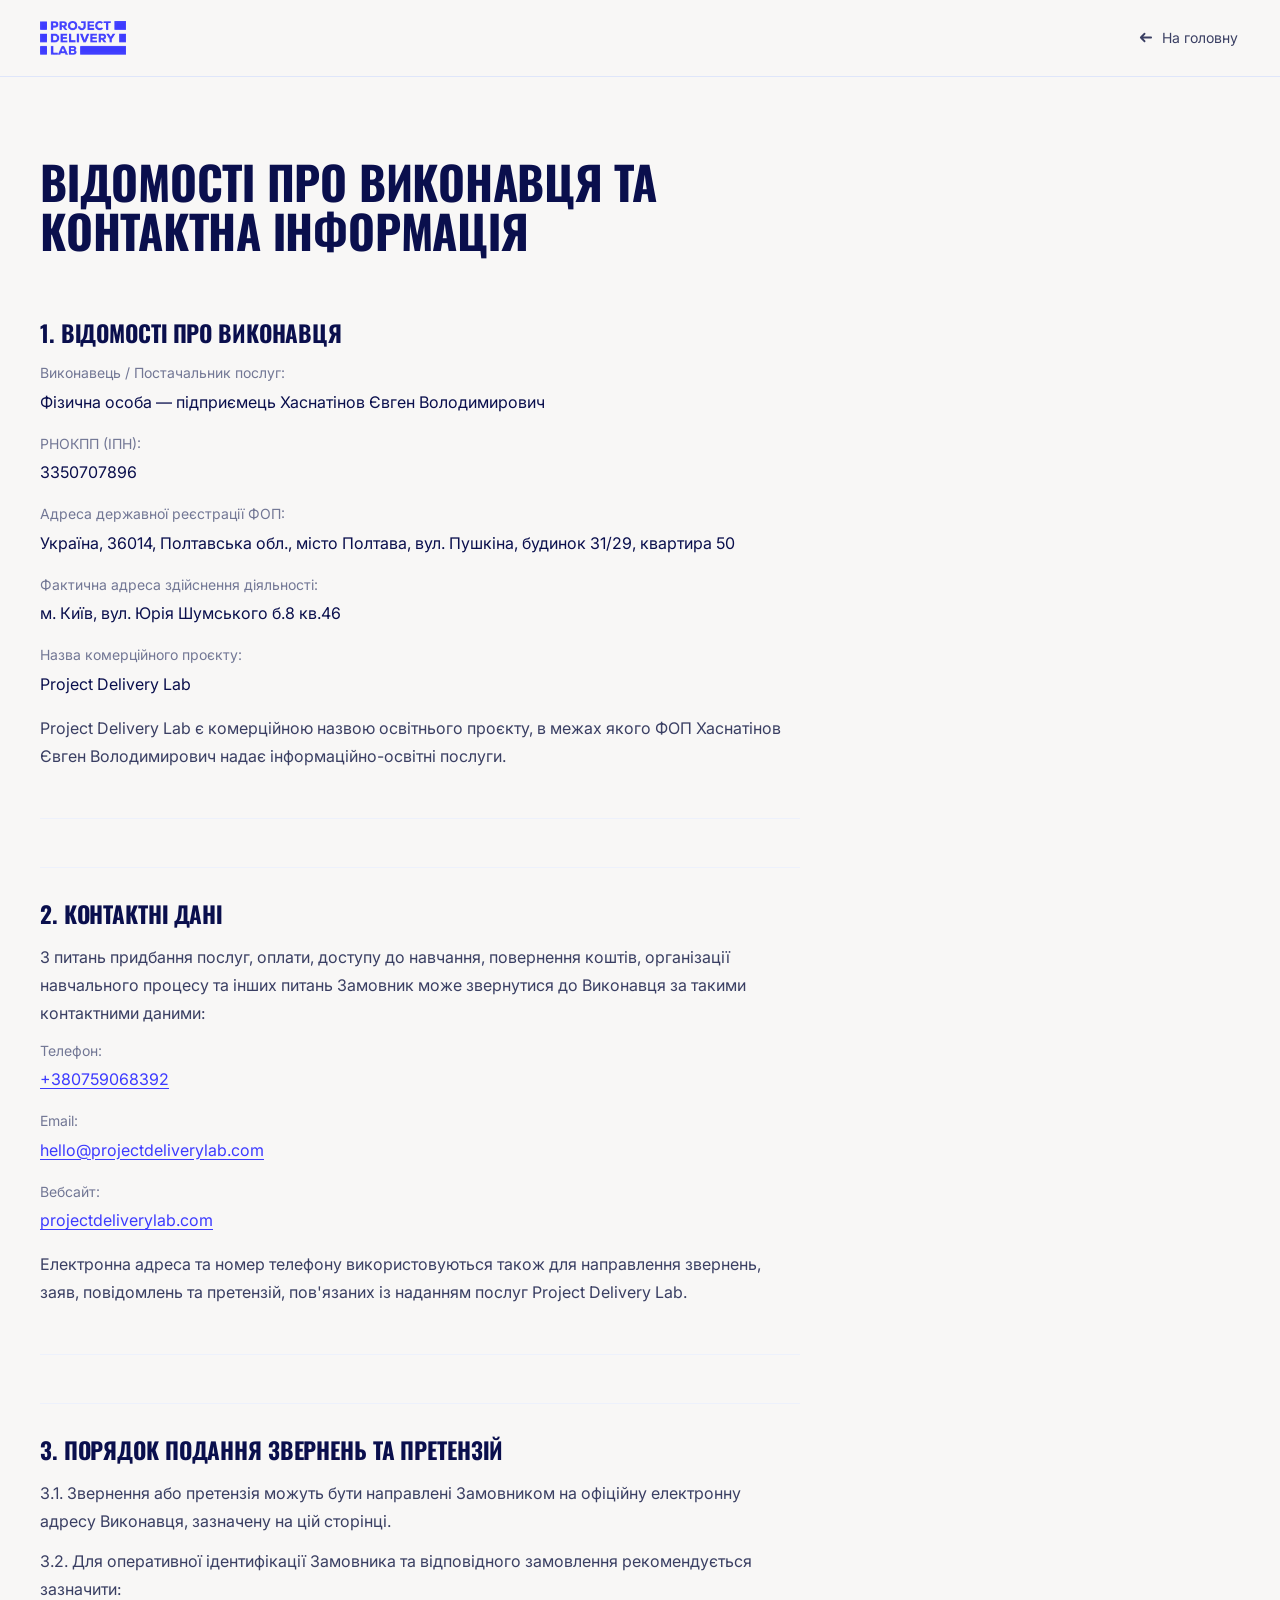
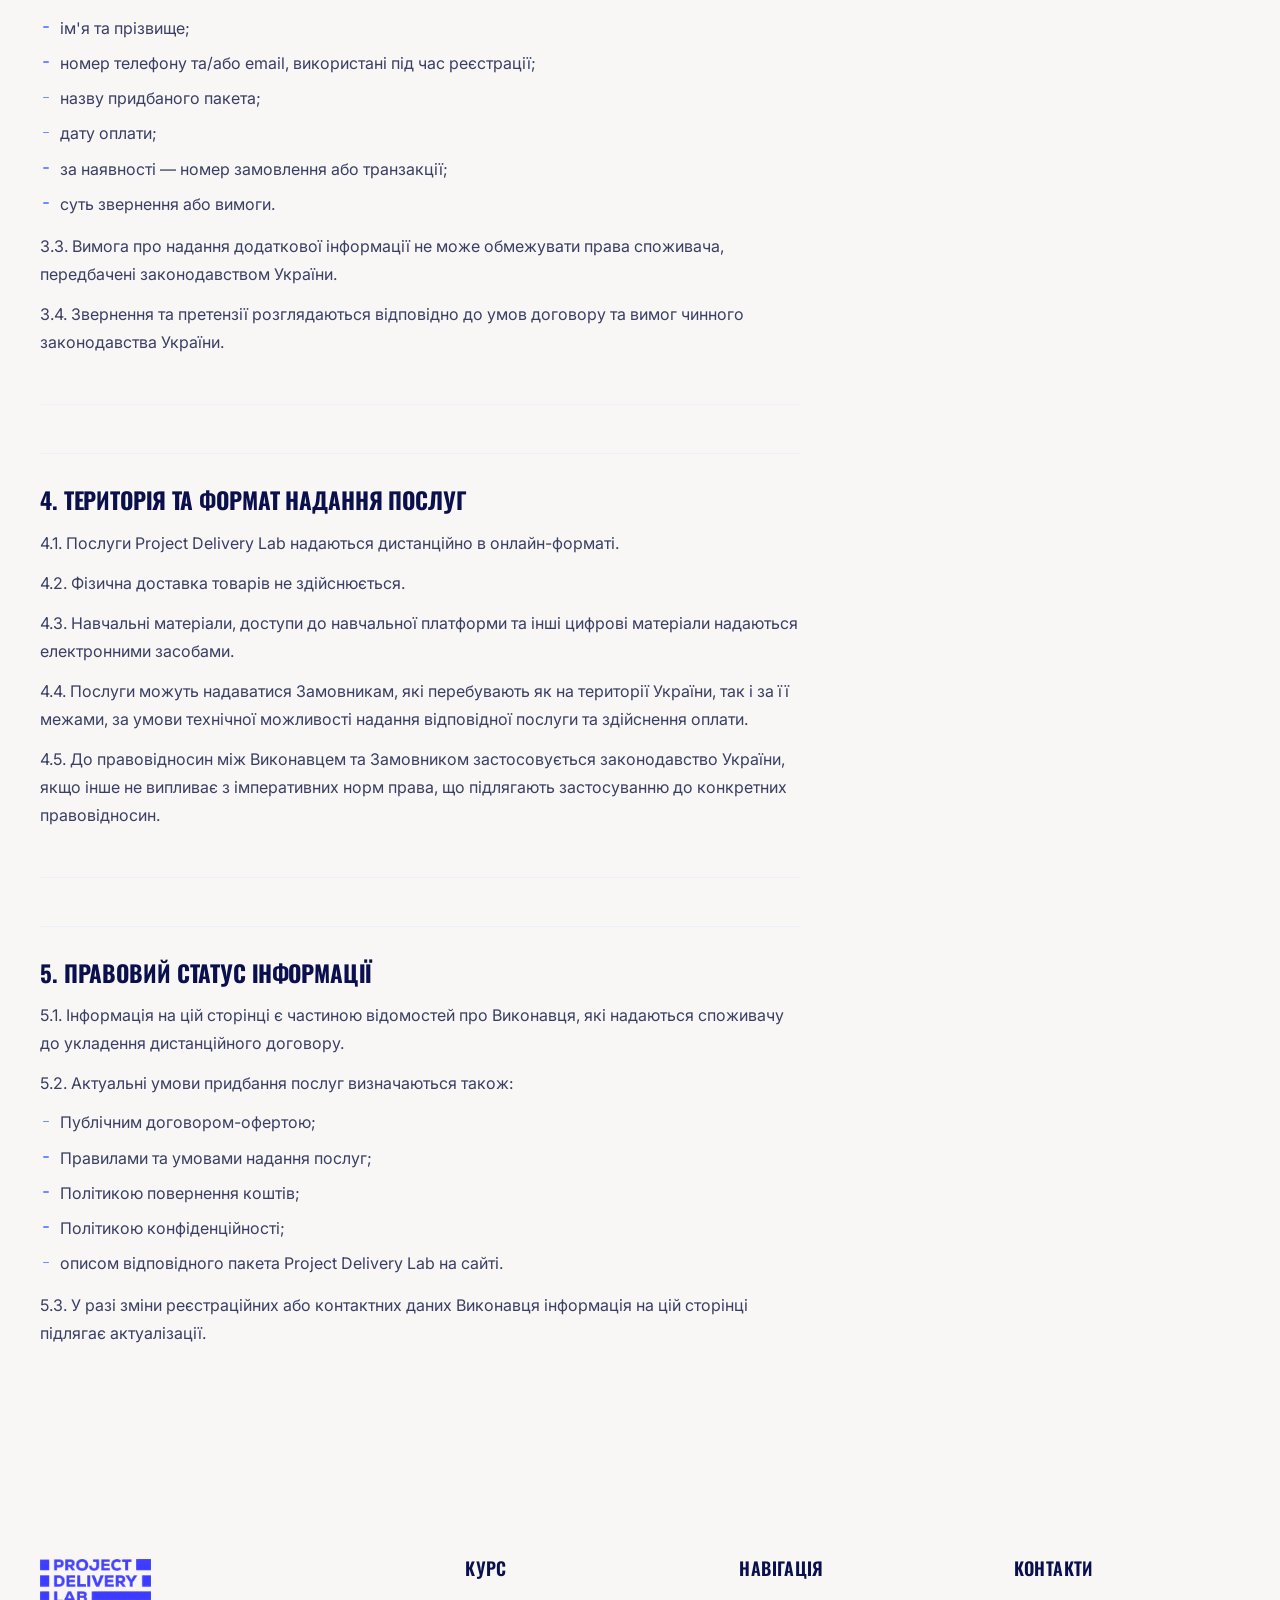
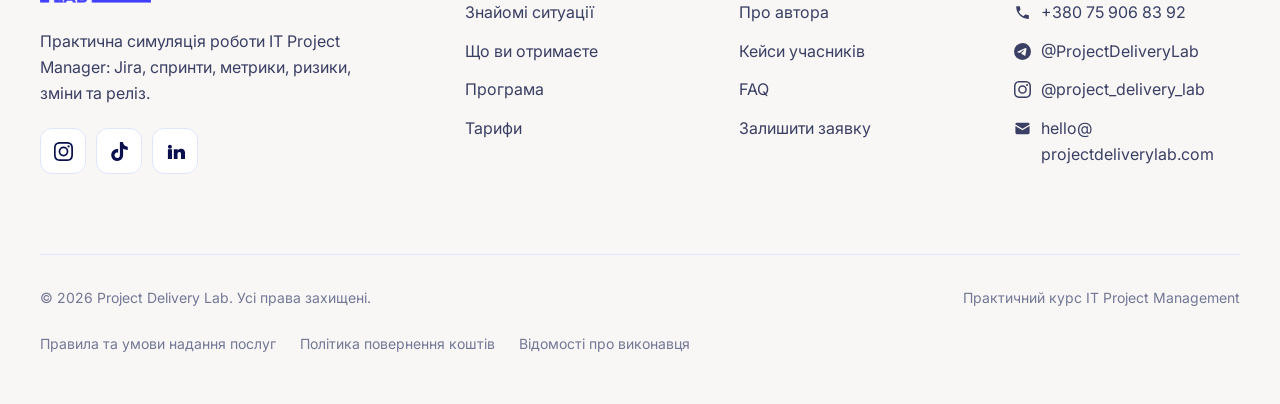
<file: contacts.html>
<!DOCTYPE html>
<html lang="uk">
<head>
<meta charset="UTF-8">
<meta name="viewport" content="width=device-width, initial-scale=1.0">
<title>Відомості про виконавця — Project Delivery Lab</title>
<meta name="description" content="Відомості про виконавця та контактна інформація Project Delivery Lab: реєстраційні дані ФОП, телефон, email, порядок звернень.">
<link rel="canonical" href="https://projectdeliverylab.com/contacts.html">
<meta name="robots" content="index, follow">
<meta property="og:type" content="article">
<meta property="og:title" content="Відомості про виконавця — Project Delivery Lab">
<meta property="og:description" content="Відомості про виконавця та контактна інформація Project Delivery Lab: реєстраційні дані ФОП, телефон, email, порядок звернень.">
<meta property="og:url" content="https://projectdeliverylab.com/contacts.html">
<meta property="og:image" content="https://projectdeliverylab.com/assets/og-cover.jpg">
<meta property="og:locale" content="uk_UA">
<link rel="icon" href="assets/favicon-32.png" sizes="32x32">
<link rel="icon" href="assets/favicon-16.png" sizes="16x16">
<link rel="apple-touch-icon" href="assets/favicon-180.png">
<link rel="manifest" href="site.webmanifest">
<link rel="preconnect" href="https://fonts.googleapis.com">
<link rel="preconnect" href="https://fonts.gstatic.com" crossorigin>
<link href="https://fonts.googleapis.com/css2?family=Inter:wght@400;500;600;700&family=Oswald:wght@400;500;600;700&display=swap" rel="stylesheet">
<link rel="stylesheet" href="assets/doc.css">
</head>
<body>

<header class="docnav">
  <div class="docnav-in">
    <a href="/" aria-label="Project Delivery Lab — на головну">
      <img src="assets/logo-blue.png" alt="Project Delivery Lab" width="310" height="123">
    </a>
    <a class="docback" href="/">
      <svg viewBox="0 0 16 16" aria-hidden="true"><path d="M14 8H3M7 12 3 8l4-4"/></svg>
      На головну
    </a>
  </div>
</header>

<main class="doc">
  <div class="wrap">
    <div class="doc-head">
      <h1>ВІДОМОСТІ ПРО ВИКОНАВЦЯ ТА КОНТАКТНА ІНФОРМАЦІЯ</h1>
      
    </div>
    <div class="doc-body">
      <h2>1. Відомості про Виконавця</h2>
      <p class="lbl">Виконавець / Постачальник послуг:</p>
      <p>Фізична особа — підприємець Хаснатінов Євген Володимирович</p>
      <p class="lbl">РНОКПП (ІПН):</p>
      <p>3350707896</p>
      <p class="lbl">Адреса державної реєстрації ФОП:</p>
      <p>Україна, 36014, Полтавська обл., місто Полтава, вул. Пушкіна, будинок 31/29, квартира 50</p>
      <p class="lbl">Фактична адреса здійснення діяльності:</p>
      <p>м. Київ, вул. Юрія Шумського б.8 кв.46</p>
      <p class="lbl">Назва комерційного проєкту:</p>
      <p>Project Delivery Lab</p>
      <p>Project Delivery Lab є комерційною назвою освітнього проєкту, в межах якого ФОП Хаснатінов Євген Володимирович надає інформаційно-освітні послуги.</p>
      <hr>
      <h2>2. Контактні дані</h2>
      <p>З питань придбання послуг, оплати, доступу до навчання, повернення коштів, організації навчального процесу та інших питань Замовник може звернутися до Виконавця за такими контактними даними:</p>
      <p class="lbl">Телефон:</p>
      <p><a href="tel:+380759068392">+380759068392</a></p>
      <p class="lbl">Email:</p>
      <p><a href="mailto:hello@projectdeliverylab.com">hello@projectdeliverylab.com</a></p>
      <p class="lbl">Вебсайт:</p>
      <p><a href="https://projectdeliverylab.com/">projectdeliverylab.com</a></p>
      <p>Електронна адреса та номер телефону використовуються також для направлення звернень, заяв, повідомлень та претензій, пов'язаних із наданням послуг Project Delivery Lab.</p>
      <hr>
      <h2>3. Порядок подання звернень та претензій</h2>
      <p>3.1. Звернення або претензія можуть бути направлені Замовником на офіційну електронну адресу Виконавця, зазначену на цій сторінці.</p>
      <p>3.2. Для оперативної ідентифікації Замовника та відповідного замовлення рекомендується зазначити:</p>
      <ul><li>ім'я та прізвище;</li><li>номер телефону та/або email, використані під час реєстрації;</li><li>назву придбаного пакета;</li><li>дату оплати;</li><li>за наявності — номер замовлення або транзакції;</li><li>суть звернення або вимоги.</li></ul>
      <p>3.3. Вимога про надання додаткової інформації не може обмежувати права споживача, передбачені законодавством України.</p>
      <p>3.4. Звернення та претензії розглядаються відповідно до умов договору та вимог чинного законодавства України.</p>
      <hr>
      <h2>4. Територія та формат надання послуг</h2>
      <p>4.1. Послуги Project Delivery Lab надаються дистанційно в онлайн-форматі.</p>
      <p>4.2. Фізична доставка товарів не здійснюється.</p>
      <p>4.3. Навчальні матеріали, доступи до навчальної платформи та інші цифрові матеріали надаються електронними засобами.</p>
      <p>4.4. Послуги можуть надаватися Замовникам, які перебувають як на території України, так і за її межами, за умови технічної можливості надання відповідної послуги та здійснення оплати.</p>
      <p>4.5. До правовідносин між Виконавцем та Замовником застосовується законодавство України, якщо інше не випливає з імперативних норм права, що підлягають застосуванню до конкретних правовідносин.</p>
      <hr>
      <h2>5. Правовий статус інформації</h2>
      <p>5.1. Інформація на цій сторінці є частиною відомостей про Виконавця, які надаються споживачу до укладення дистанційного договору.</p>
      <p>5.2. Актуальні умови придбання послуг визначаються також:</p>
      <ul><li>Публічним договором-офертою;</li><li>Правилами та умовами надання послуг;</li><li>Політикою повернення коштів;</li><li>Політикою конфіденційності;</li><li>описом відповідного пакета Project Delivery Lab на сайті.</li></ul>
      <p>5.3. У разі зміни реєстраційних або контактних даних Виконавця інформація на цій сторінці підлягає актуалізації.</p>
    </div>
  </div>
</main>

<footer class="foot" id="contacts">
  <div class="wrap">
    <div class="foot-top">
      <div class="foot-brand">
        <img src="assets/logo-blue.png" alt="Project Delivery Lab" width="310" height="123" loading="lazy" decoding="async">
        <p>Практична симуляція роботи IT Project Manager: Jira, спринти, метрики, ризики, зміни та реліз.</p>
        <div class="soc">
          <a href="/#" aria-label="Instagram">
            <svg viewBox="0 0 24 24" aria-hidden="true"><path d="M12 0C8.74 0 8.333.015 7.053.072 5.775.132 4.905.333 4.14.63c-.789.306-1.459.717-2.126 1.384S.935 3.35.63 4.14C.333 4.905.131 5.775.072 7.053.012 8.333 0 8.74 0 12s.015 3.667.072 4.947c.06 1.277.261 2.148.558 2.913.306.788.717 1.459 1.384 2.126.667.666 1.336 1.079 2.126 1.384.766.296 1.636.499 2.913.558C8.333 23.988 8.74 24 12 24s3.667-.015 4.947-.072c1.277-.06 2.148-.262 2.913-.558.788-.306 1.459-.718 2.126-1.384.666-.667 1.079-1.335 1.384-2.126.296-.765.499-1.636.558-2.913.06-1.28.072-1.687.072-4.947s-.015-3.667-.072-4.947c-.06-1.277-.262-2.149-.558-2.913-.306-.789-.718-1.459-1.384-2.126C21.319 1.347 20.651.935 19.86.63c-.765-.297-1.636-.499-2.913-.558C15.667.012 15.26 0 12 0zm0 2.16c3.203 0 3.585.016 4.85.071 1.17.055 1.805.249 2.227.415.562.217.96.477 1.382.896.419.42.679.819.896 1.381.164.422.36 1.057.413 2.227.057 1.266.07 1.646.07 4.85s-.015 3.585-.074 4.85c-.061 1.17-.256 1.805-.421 2.227-.224.562-.479.96-.899 1.382-.419.419-.824.679-1.38.896-.42.164-1.065.36-2.235.413-1.274.057-1.649.07-4.859.07-3.211 0-3.586-.015-4.859-.074-1.171-.061-1.816-.256-2.236-.421-.569-.224-.96-.479-1.379-.899-.421-.419-.69-.824-.9-1.38-.165-.42-.359-1.065-.42-2.235-.045-1.26-.061-1.649-.061-4.844 0-3.196.016-3.586.061-4.861.061-1.17.255-1.814.42-2.234.21-.57.479-.96.9-1.381.419-.419.81-.689 1.379-.898.42-.166 1.051-.361 2.221-.4211.275-.045 1.65-.06 4.859-.06l.045.03zm0 3.678a6.162 6.162 0 100 12.324 6.162 6.162 0 000-12.324zM12 16a4 4 0 110-8 4 4 0 010 8zm7.846-10.405a1.441 1.441 0 01-2.88 0 1.44 1.44 0 012.88 0z"/></svg>
          </a>
          <a href="/#" aria-label="TikTok">
            <svg viewBox="0 0 24 24" aria-hidden="true"><path d="M12.525.02c1.31-.02 2.61-.01 3.91-.02.08 1.53.63 3.09 1.75 4.17 1.12 1.11 2.7 1.62 4.24 1.79v4.03c-1.44-.05-2.89-.35-4.2-.97-.57-.26-1.1-.59-1.62-.93-.01 2.92.01 5.84-.02 8.75-.08 1.4-.54 2.79-1.35 3.94-1.31 1.92-3.58 3.17-5.91 3.21-1.43.08-2.86-.31-4.08-1.03-2.02-1.19-3.44-3.37-3.65-5.71-.02-.5-.03-1-.01-1.49.18-1.9 1.12-3.72 2.58-4.96 1.66-1.44 3.98-2.13 6.15-1.72.02 1.48-.04 2.96-.04 4.44-.99-.32-2.15-.23-3.02.37-.63.41-1.11 1.04-1.36 1.75-.21.51-.15 1.07-.14 1.61.24 1.64 1.82 3.02 3.5 2.87 1.12-.01 2.19-.66 2.77-1.61.19-.33.4-.67.41-1.06.1-1.79.06-3.57.07-5.36.01-4.03-.01-8.05.02-12.07z"/></svg>
          </a>
          <a href="/#" aria-label="LinkedIn">
            <svg viewBox="0 0 24 24" aria-hidden="true"><path d="M4.98 3.5a2.5 2.5 0 11-.02 5.001A2.5 2.5 0 014.98 3.5zM2.4 21.5h5.16V9.02H2.4V21.5zM9.86 9.02h4.94v1.71h.07c.69-1.24 2.37-2.05 4.06-2.05 4.34 0 5.14 2.66 5.14 6.13V21.5h-5.15v-5.76c0-1.37-.03-3.14-2.02-3.14-2.02 0-2.33 1.5-2.33 3.04V21.5H9.86V9.02z"/></svg>
          </a>
        </div>
      </div>

      <div class="foot-col">
        <h2 class="h6">Курс</h2>
        <ul>
          <li><a href="/#problem">Знайомі ситуації</a></li>
          <li><a href="/#result">Що ви отримаєте</a></li>
          <li><a href="/#program">Програма</a></li>
          <li><a href="/#prices">Тарифи</a></li>
        </ul>
      </div>

      <div class="foot-col">
        <h2 class="h6">Навігація</h2>
        <ul>
          <li><a href="/#author">Про автора</a></li>
          <li><a href="/#testimonials">Кейси учасників</a></li>
          <li><a href="/#faq">FAQ</a></li>
          <li><a href="/#zayavka">Залишити заявку</a></li>
        </ul>
      </div>

      <div class="foot-col">
        <h2 class="h6">Контакти</h2>
        <ul>
          <li><a class="foot-ct" href="tel:+380759068392"><svg viewBox="0 0 24 24" aria-hidden="true"><path d="M6.62 10.79a15.05 15.05 0 0 0 6.59 6.59l2.2-2.2a1 1 0 0 1 1.02-.24c1.12.37 2.33.57 3.57.57a1 1 0 0 1 1 1V20a1 1 0 0 1-1 1A17 17 0 0 1 3 4a1 1 0 0 1 1-1h3.5a1 1 0 0 1 1 1c0 1.25.2 2.45.57 3.57a1 1 0 0 1-.25 1.02l-2.2 2.2z"/></svg><span>+380 75 906 83 92</span></a></li>
          <li><a class="foot-ct" href="https://t.me/ProjectDeliveryLab" target="_blank" rel="noopener"><span class="visually-hidden">Telegram</span><svg viewBox="0 0 24 24" aria-hidden="true"><path d="M11.944 0A12 12 0 0 0 0 12a12 12 0 0 0 12 12 12 12 0 0 0 12-12A12 12 0 0 0 12 0a12 12 0 0 0-.056 0zm4.962 7.224c.1-.002.321.023.465.14a.506.506 0 0 1 .171.325c.016.093.036.306.02.472-.18 1.898-.962 6.502-1.36 8.627-.168.9-.499 1.201-.82 1.23-.696.065-1.225-.46-1.9-.902-1.056-.693-1.653-1.124-2.678-1.8-1.185-.78-.417-1.21.258-1.91.177-.184 3.247-2.977 3.307-3.23.007-.032.014-.15-.056-.212s-.174-.041-.249-.024c-.106.024-1.793 1.14-5.061 3.345-.48.33-.913.49-1.302.48-.428-.008-1.252-.241-1.865-.44-.752-.245-1.349-.374-1.297-.789.027-.216.325-.437.893-.663 3.498-1.524 5.83-2.529 6.998-3.014 3.332-1.386 4.025-1.627 4.476-1.635z"/></svg><span>@ProjectDeliveryLab</span></a></li>
          <li><a class="foot-ct" href="https://www.instagram.com/project_delivery_lab/" target="_blank" rel="noopener"><span class="visually-hidden">Instagram</span><svg viewBox="0 0 24 24" aria-hidden="true"><path d="M12 0C8.74 0 8.333.015 7.053.072 5.775.132 4.905.333 4.14.63c-.789.306-1.459.717-2.126 1.384S.935 3.35.63 4.14C.333 4.905.131 5.775.072 7.053.012 8.333 0 8.74 0 12s.015 3.667.072 4.947c.06 1.277.261 2.148.558 2.913.306.788.717 1.459 1.384 2.126.667.666 1.336 1.079 2.126 1.384.766.296 1.636.499 2.913.558C8.333 23.988 8.74 24 12 24s3.667-.015 4.947-.072c1.277-.06 2.148-.262 2.913-.558.788-.306 1.459-.718 2.126-1.384.666-.667 1.079-1.335 1.384-2.126.296-.765.499-1.636.558-2.913.06-1.28.072-1.687.072-4.947s-.015-3.667-.072-4.947c-.06-1.277-.262-2.149-.558-2.913-.306-.789-.718-1.459-1.384-2.126C21.319 1.347 20.651.935 19.86.63c-.765-.297-1.636-.499-2.913-.558C15.667.012 15.26 0 12 0zm0 2.16c3.203 0 3.585.016 4.85.071 1.17.055 1.805.249 2.227.415.562.217.96.477 1.382.896.419.42.679.819.896 1.381.164.422.36 1.057.413 2.227.057 1.266.07 1.646.07 4.85s-.015 3.585-.074 4.85c-.061 1.17-.256 1.805-.421 2.227-.224.562-.479.96-.899 1.382-.419.419-.824.679-1.38.896-.42.164-1.065.36-2.235.413-1.274.057-1.649.07-4.859.07-3.211 0-3.586-.015-4.859-.074-1.171-.061-1.816-.256-2.236-.421-.569-.224-.96-.479-1.379-.899-.421-.419-.69-.824-.9-1.38-.165-.42-.359-1.065-.42-2.235-.045-1.26-.061-1.649-.061-4.844 0-3.196.016-3.586.061-4.861.061-1.17.255-1.814.42-2.234.21-.57.479-.96.9-1.381.419-.419.81-.689 1.379-.898.42-.166 1.051-.361 2.221-.421 1.275-.045 1.65-.06 4.859-.06zm0 3.678a6.162 6.162 0 1 0 0 12.324 6.162 6.162 0 0 0 0-12.324zM12 16a4 4 0 1 1 0-8 4 4 0 0 1 0 8zm7.846-10.405a1.441 1.441 0 1 1-2.88 0 1.44 1.44 0 0 1 2.88 0z"/></svg><span>@project_delivery_lab</span></a></li>
          <li><a class="foot-ct" href="mailto:hello@projectdeliverylab.com"><svg viewBox="0 0 24 24" aria-hidden="true"><path d="M2 6a2 2 0 0 1 2-2h16a2 2 0 0 1 2 2v.3l-10 5.9L2 6.3V6zm0 2.6V18a2 2 0 0 0 2 2h16a2 2 0 0 0 2-2V8.6l-9.5 5.6a1 1 0 0 1-1 0L2 8.6z"/></svg><span>hello@<wbr>projectdeliverylab.com</span></a></li>
        </ul>
      </div>
    </div>

    <div class="foot-bottom">
      <span>© 2026 Project Delivery Lab. Усі права захищені.</span>
      <span>Практичний курс IT Project Management</span>
    </div>

    <nav class="foot-legal" aria-label="Документи">
      <a href="/terms.html">Правила та умови надання послуг</a>
      <a href="/refund.html">Політика повернення коштів</a>
      <a href="/contacts.html">Відомості про виконавця</a>
    </nav>
  </div>
</footer>

</body>
</html>
</file>
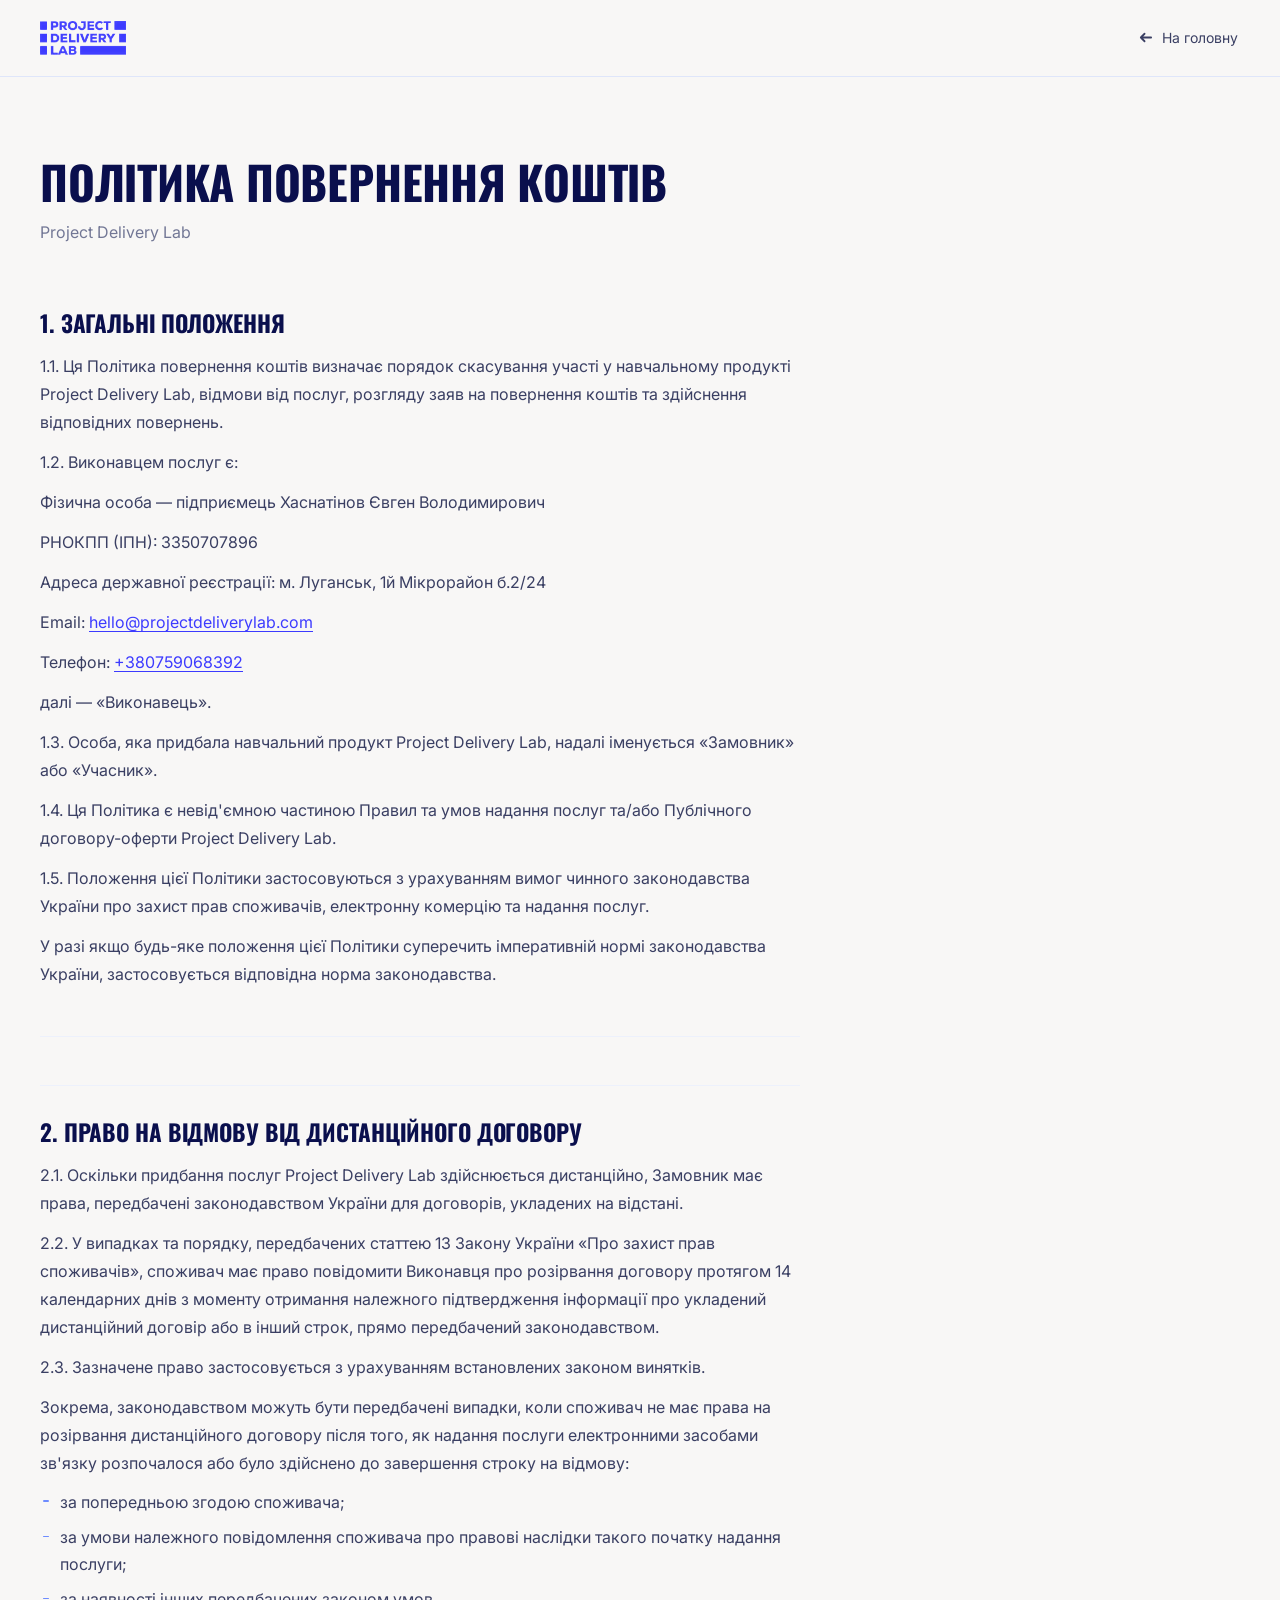
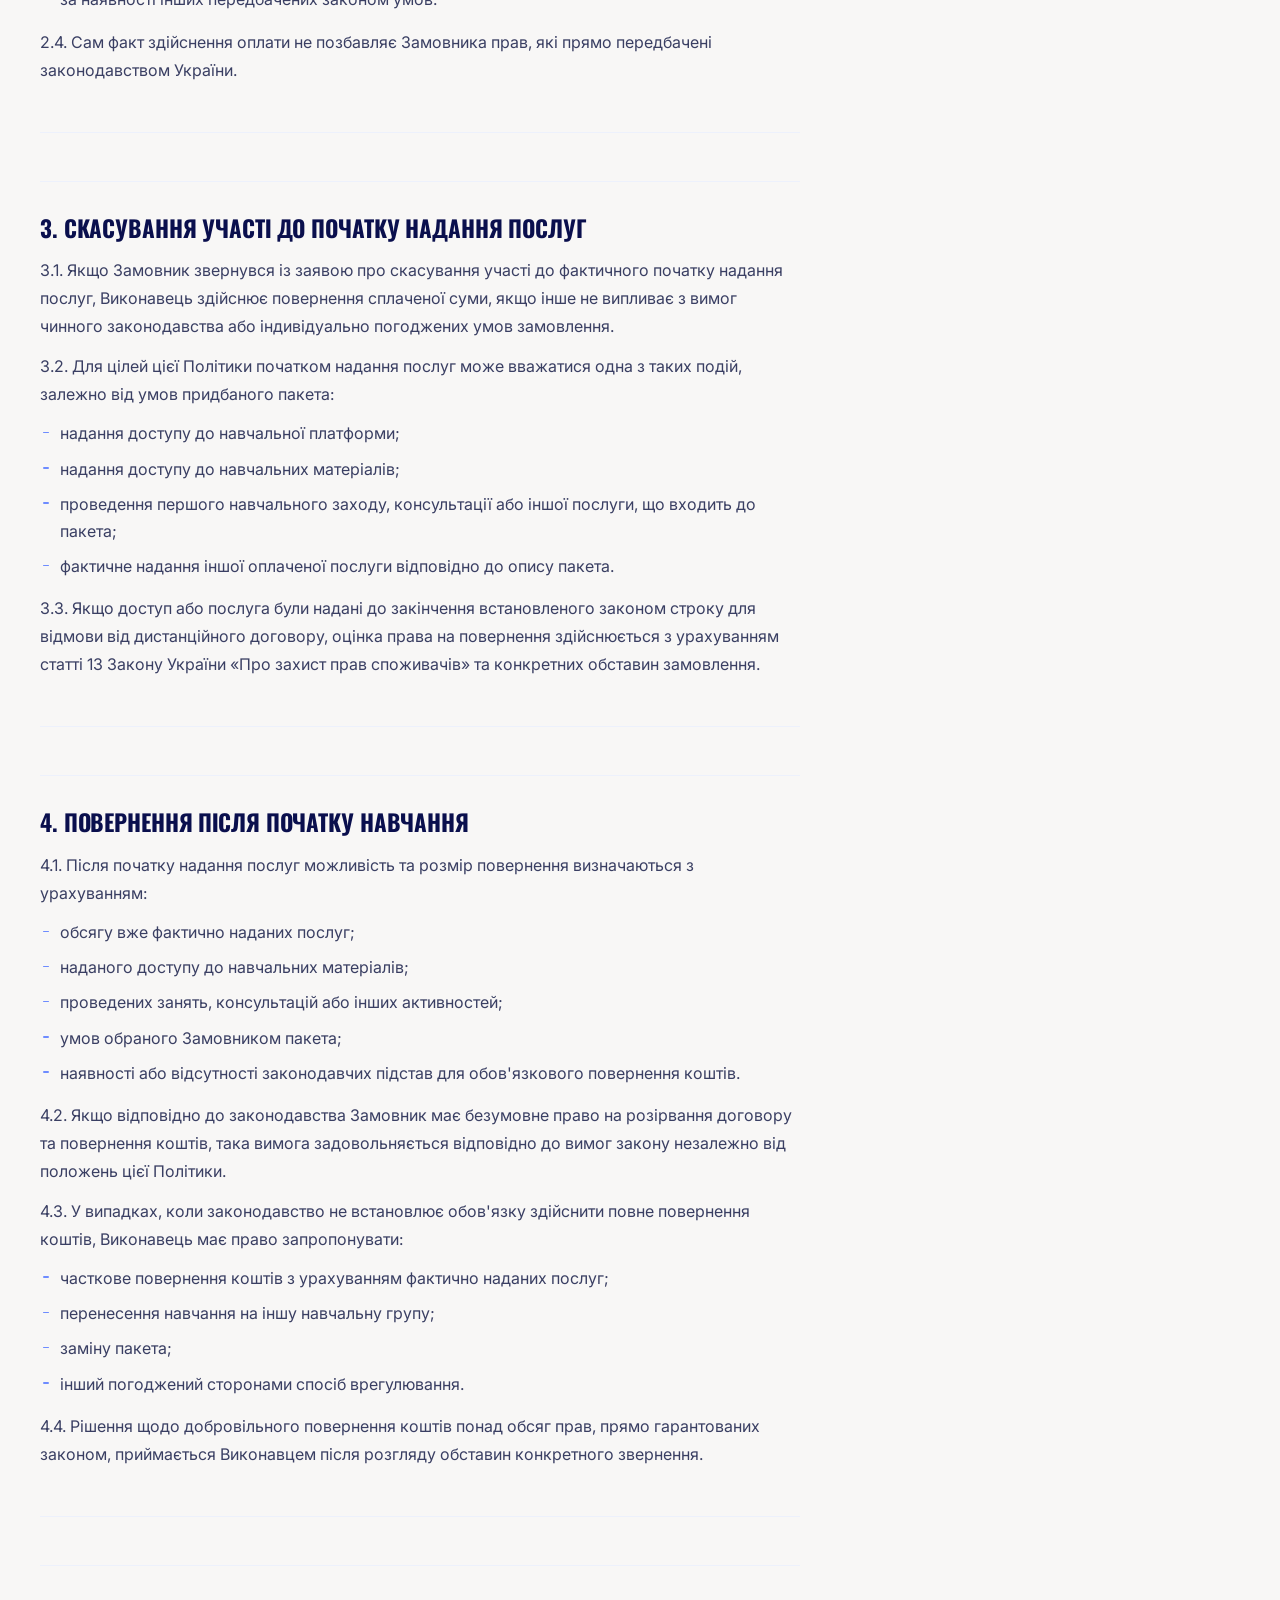
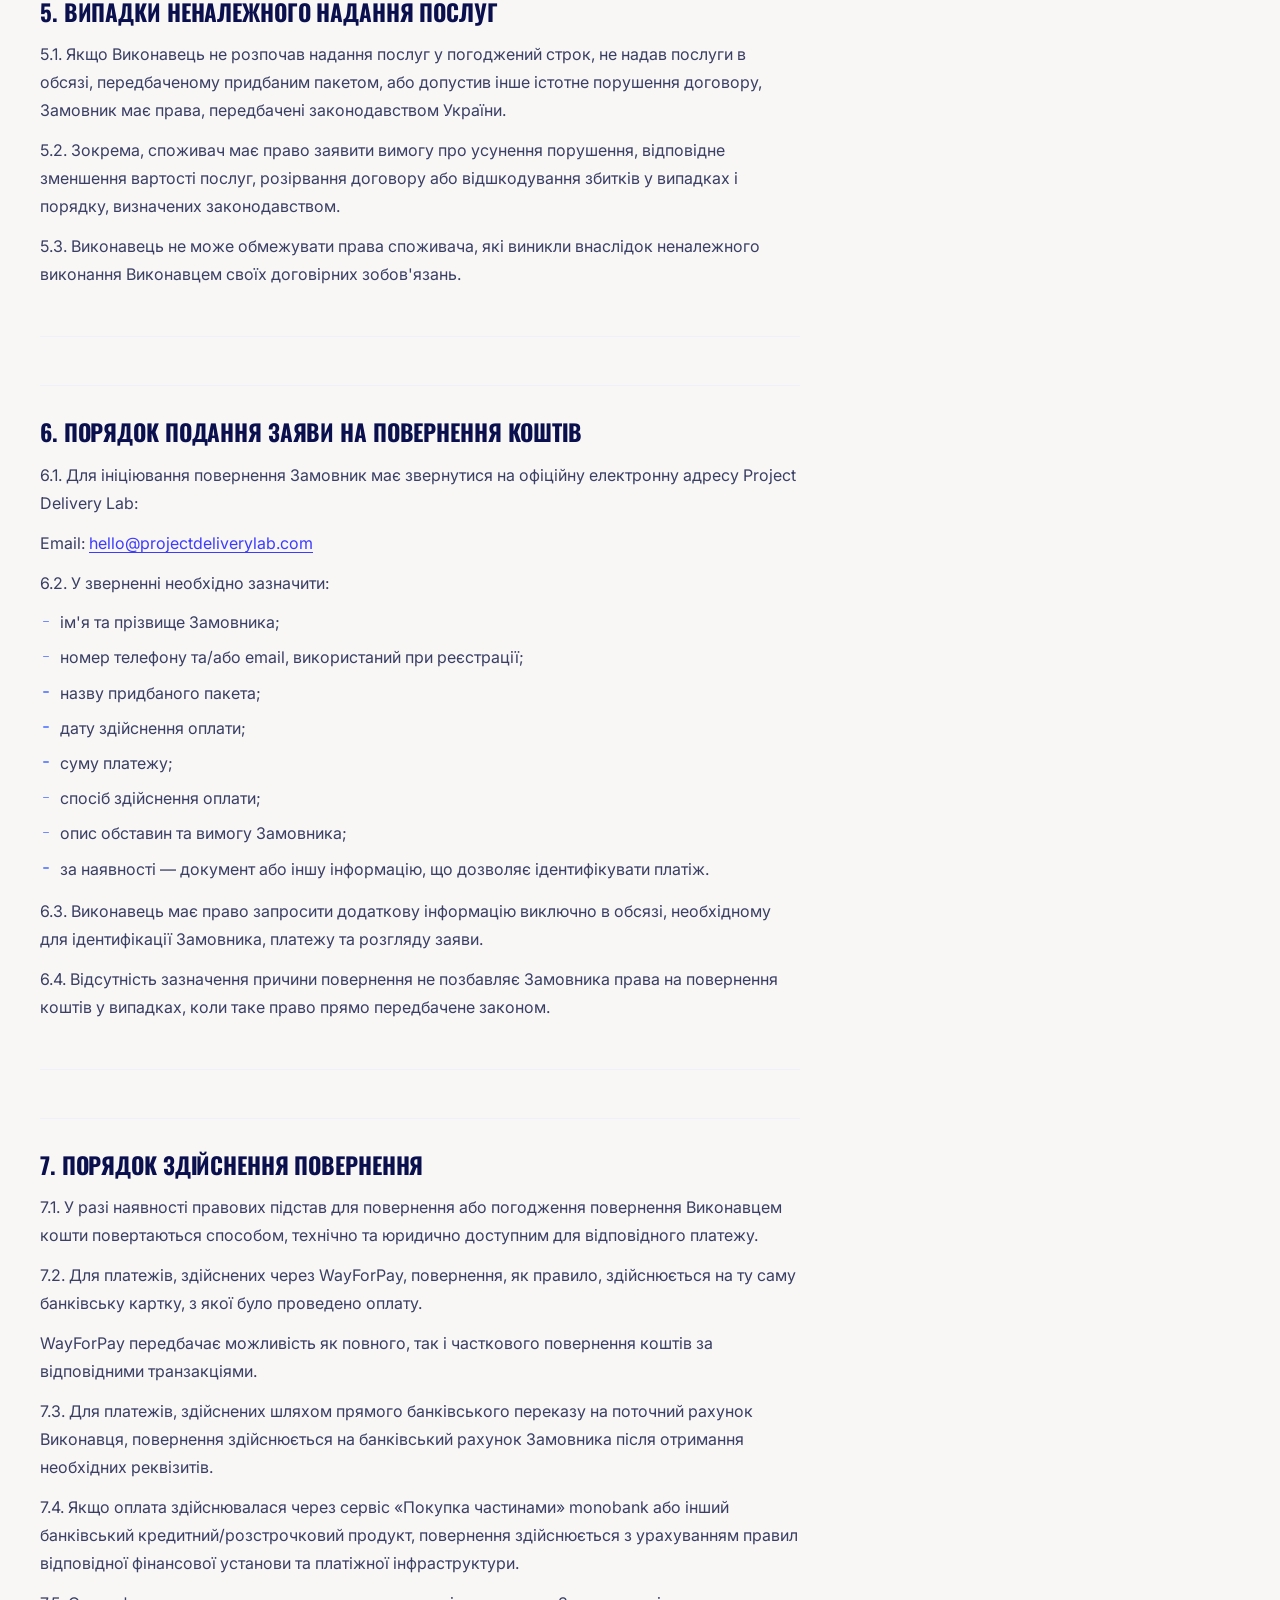
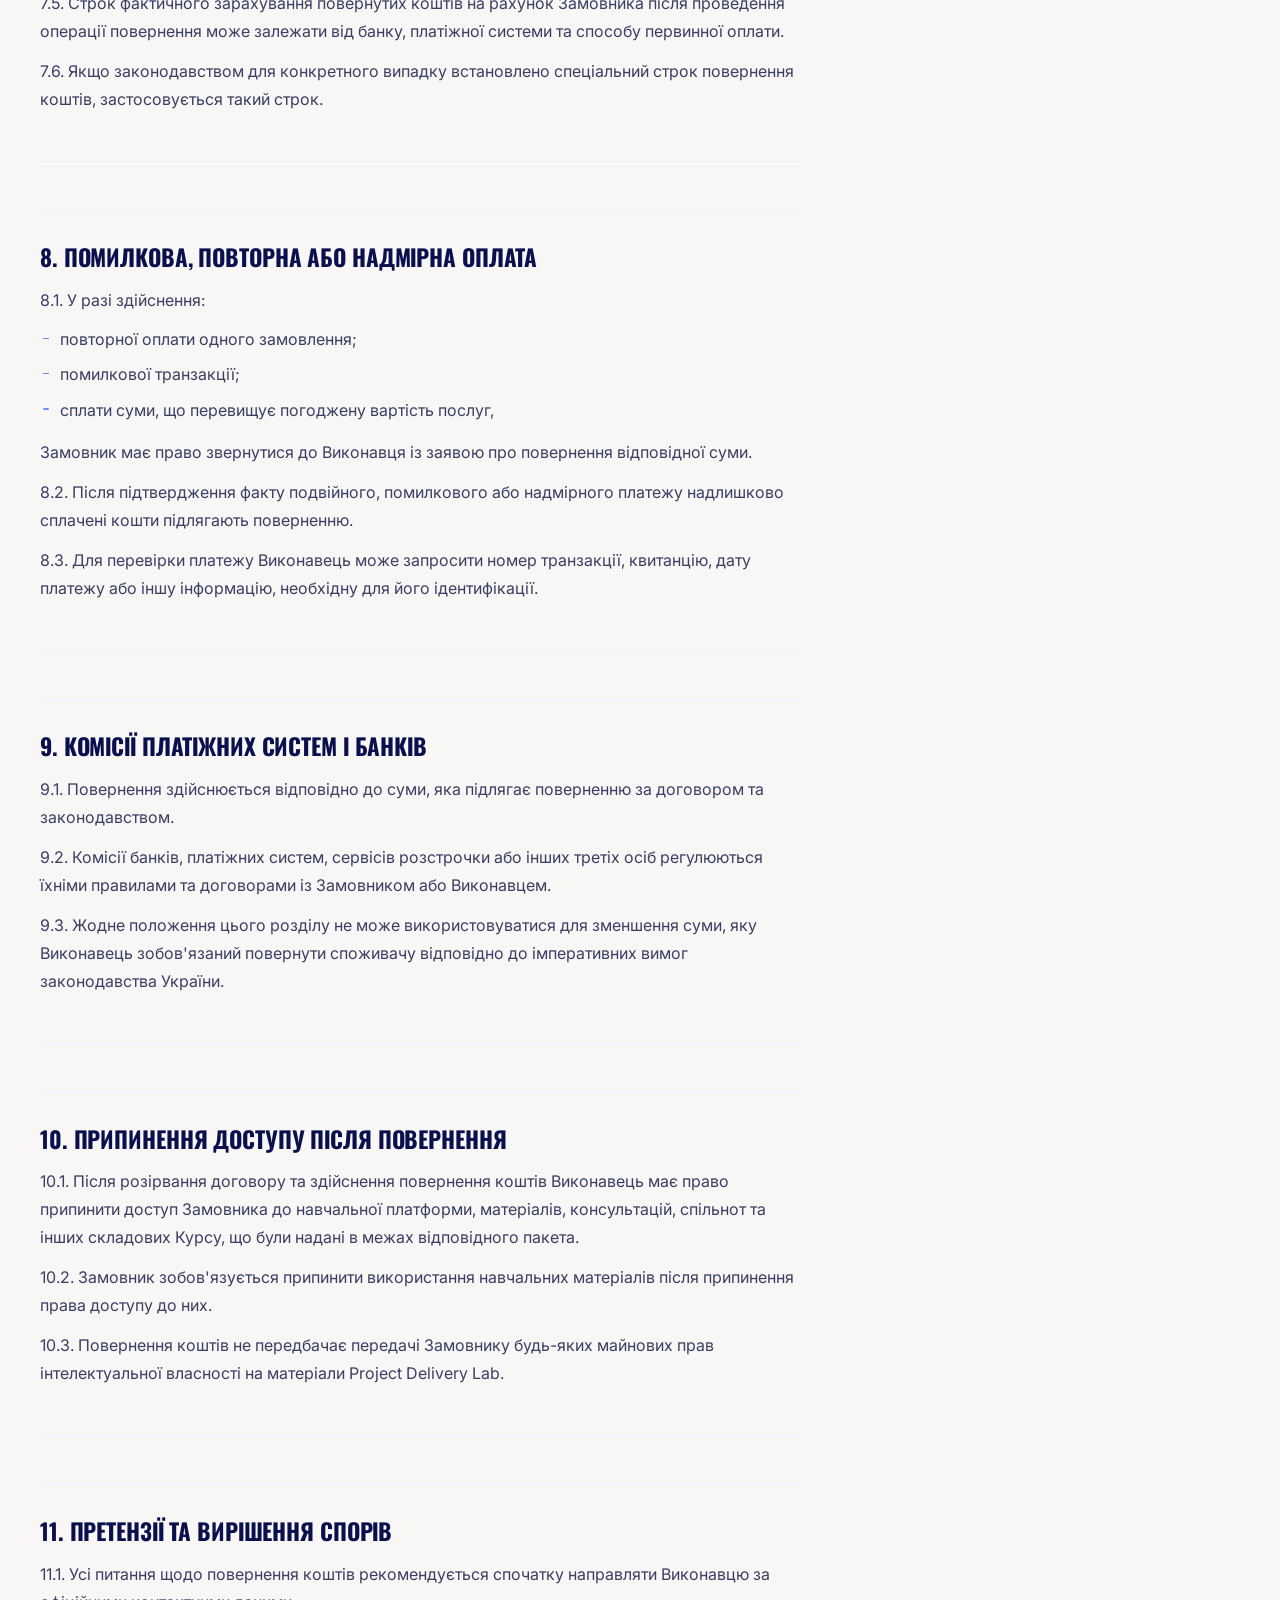
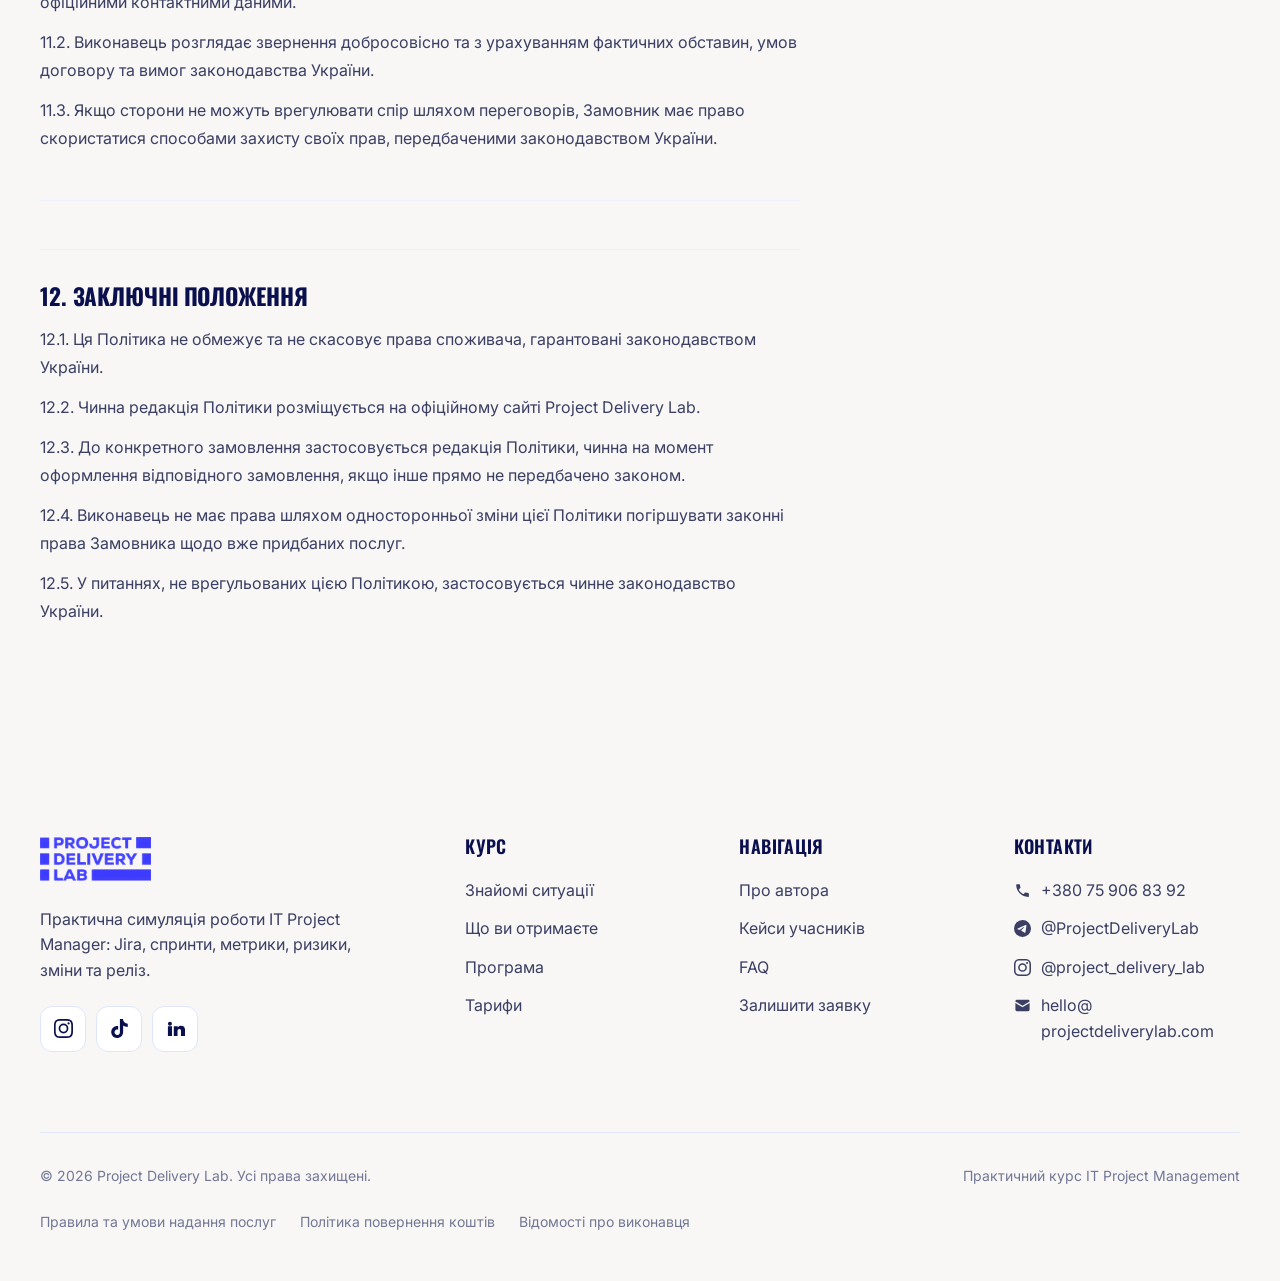
<file: refund.html>
<!DOCTYPE html>
<html lang="uk">
<head>
<meta charset="UTF-8">
<meta name="viewport" content="width=device-width, initial-scale=1.0">
<title>Політика повернення коштів — Project Delivery Lab</title>
<meta name="description" content="Політика повернення коштів Project Delivery Lab: скасування участі, строки, порядок подання заяви та здійснення повернення.">
<link rel="canonical" href="https://projectdeliverylab.com/refund.html">
<meta name="robots" content="index, follow">
<meta property="og:type" content="article">
<meta property="og:title" content="Політика повернення коштів — Project Delivery Lab">
<meta property="og:description" content="Політика повернення коштів Project Delivery Lab: скасування участі, строки, порядок подання заяви та здійснення повернення.">
<meta property="og:url" content="https://projectdeliverylab.com/refund.html">
<meta property="og:image" content="https://projectdeliverylab.com/assets/og-cover.jpg">
<meta property="og:locale" content="uk_UA">
<link rel="icon" href="assets/favicon-32.png" sizes="32x32">
<link rel="icon" href="assets/favicon-16.png" sizes="16x16">
<link rel="apple-touch-icon" href="assets/favicon-180.png">
<link rel="manifest" href="site.webmanifest">
<link rel="preconnect" href="https://fonts.googleapis.com">
<link rel="preconnect" href="https://fonts.gstatic.com" crossorigin>
<link href="https://fonts.googleapis.com/css2?family=Inter:wght@400;500;600;700&family=Oswald:wght@400;500;600;700&display=swap" rel="stylesheet">
<link rel="stylesheet" href="assets/doc.css">
</head>
<body>

<header class="docnav">
  <div class="docnav-in">
    <a href="/" aria-label="Project Delivery Lab — на головну">
      <img src="assets/logo-blue.png" alt="Project Delivery Lab" width="310" height="123">
    </a>
    <a class="docback" href="/">
      <svg viewBox="0 0 16 16" aria-hidden="true"><path d="M14 8H3M7 12 3 8l4-4"/></svg>
      На головну
    </a>
  </div>
</header>

<main class="doc">
  <div class="wrap">
    <div class="doc-head">
      <h1>ПОЛІТИКА ПОВЕРНЕННЯ КОШТІВ</h1>
      <p class="doc-sub">Project Delivery Lab</p>
    </div>
    <div class="doc-body">
      <h2>1. Загальні положення</h2>
      <p>1.1. Ця Політика повернення коштів визначає порядок скасування участі у навчальному продукті Project Delivery Lab, відмови від послуг, розгляду заяв на повернення коштів та здійснення відповідних повернень.</p>
      <p>1.2. Виконавцем послуг є:</p>
      <p>Фізична особа — підприємець Хаснатінов Євген Володимирович</p>
      <p>РНОКПП (ІПН): 3350707896</p>
      <p>Адреса державної реєстрації: м. Луганськ, 1й Мікрорайон б.2/24</p>
      <p>Email: <a href="mailto:hello@projectdeliverylab.com">hello@projectdeliverylab.com</a></p>
      <p>Телефон: <a href="tel:+380759068392">+380759068392</a></p>
      <p>далі — «Виконавець».</p>
      <p>1.3. Особа, яка придбала навчальний продукт Project Delivery Lab, надалі іменується «Замовник» або «Учасник».</p>
      <p>1.4. Ця Політика є невід'ємною частиною Правил та умов надання послуг та/або Публічного договору-оферти Project Delivery Lab.</p>
      <p>1.5. Положення цієї Політики застосовуються з урахуванням вимог чинного законодавства України про захист прав споживачів, електронну комерцію та надання послуг.</p>
      <p>У разі якщо будь-яке положення цієї Політики суперечить імперативній нормі законодавства України, застосовується відповідна норма законодавства.</p>
      <hr>
      <h2>2. Право на відмову від дистанційного договору</h2>
      <p>2.1. Оскільки придбання послуг Project Delivery Lab здійснюється дистанційно, Замовник має права, передбачені законодавством України для договорів, укладених на відстані.</p>
      <p>2.2. У випадках та порядку, передбачених статтею 13 Закону України «Про захист прав споживачів», споживач має право повідомити Виконавця про розірвання договору протягом 14 календарних днів з моменту отримання належного підтвердження інформації про укладений дистанційний договір або в інший строк, прямо передбачений законодавством.</p>
      <p>2.3. Зазначене право застосовується з урахуванням встановлених законом винятків.</p>
      <p>Зокрема, законодавством можуть бути передбачені випадки, коли споживач не має права на розірвання дистанційного договору після того, як надання послуги електронними засобами зв'язку розпочалося або було здійснено до завершення строку на відмову:</p>
      <ul><li>за попередньою згодою споживача;</li><li>за умови належного повідомлення споживача про правові наслідки такого початку надання послуги;</li><li>за наявності інших передбачених законом умов.</li></ul>
      <p>2.4. Сам факт здійснення оплати не позбавляє Замовника прав, які прямо передбачені законодавством України.</p>
      <hr>
      <h2>3. Скасування участі до початку надання послуг</h2>
      <p>3.1. Якщо Замовник звернувся із заявою про скасування участі до фактичного початку надання послуг, Виконавець здійснює повернення сплаченої суми, якщо інше не випливає з вимог чинного законодавства або індивідуально погоджених умов замовлення.</p>
      <p>3.2. Для цілей цієї Політики початком надання послуг може вважатися одна з таких подій, залежно від умов придбаного пакета:</p>
      <ul><li>надання доступу до навчальної платформи;</li><li>надання доступу до навчальних матеріалів;</li><li>проведення першого навчального заходу, консультації або іншої послуги, що входить до пакета;</li><li>фактичне надання іншої оплаченої послуги відповідно до опису пакета.</li></ul>
      <p>3.3. Якщо доступ або послуга були надані до закінчення встановленого законом строку для відмови від дистанційного договору, оцінка права на повернення здійснюється з урахуванням статті 13 Закону України «Про захист прав споживачів» та конкретних обставин замовлення.</p>
      <hr>
      <h2>4. Повернення після початку навчання</h2>
      <p>4.1. Після початку надання послуг можливість та розмір повернення визначаються з урахуванням:</p>
      <ul><li>обсягу вже фактично наданих послуг;</li><li>наданого доступу до навчальних матеріалів;</li><li>проведених занять, консультацій або інших активностей;</li><li>умов обраного Замовником пакета;</li><li>наявності або відсутності законодавчих підстав для обов'язкового повернення коштів.</li></ul>
      <p>4.2. Якщо відповідно до законодавства Замовник має безумовне право на розірвання договору та повернення коштів, така вимога задовольняється відповідно до вимог закону незалежно від положень цієї Політики.</p>
      <p>4.3. У випадках, коли законодавство не встановлює обов'язку здійснити повне повернення коштів, Виконавець має право запропонувати:</p>
      <ul><li>часткове повернення коштів з урахуванням фактично наданих послуг;</li><li>перенесення навчання на іншу навчальну групу;</li><li>заміну пакета;</li><li>інший погоджений сторонами спосіб врегулювання.</li></ul>
      <p>4.4. Рішення щодо добровільного повернення коштів понад обсяг прав, прямо гарантованих законом, приймається Виконавцем після розгляду обставин конкретного звернення.</p>
      <hr>
      <h2>5. Випадки неналежного надання послуг</h2>
      <p>5.1. Якщо Виконавець не розпочав надання послуг у погоджений строк, не надав послуги в обсязі, передбаченому придбаним пакетом, або допустив інше істотне порушення договору, Замовник має права, передбачені законодавством України.</p>
      <p>5.2. Зокрема, споживач має право заявити вимогу про усунення порушення, відповідне зменшення вартості послуг, розірвання договору або відшкодування збитків у випадках і порядку, визначених законодавством.</p>
      <p>5.3. Виконавець не може обмежувати права споживача, які виникли внаслідок неналежного виконання Виконавцем своїх договірних зобов'язань.</p>
      <hr>
      <h2>6. Порядок подання заяви на повернення коштів</h2>
      <p>6.1. Для ініціювання повернення Замовник має звернутися на офіційну електронну адресу Project Delivery Lab:</p>
      <p>Email: <a href="mailto:hello@projectdeliverylab.com">hello@projectdeliverylab.com</a></p>
      <p>6.2. У зверненні необхідно зазначити:</p>
      <ul><li>ім'я та прізвище Замовника;</li><li>номер телефону та/або email, використаний при реєстрації;</li><li>назву придбаного пакета;</li><li>дату здійснення оплати;</li><li>суму платежу;</li><li>спосіб здійснення оплати;</li><li>опис обставин та вимогу Замовника;</li><li>за наявності — документ або іншу інформацію, що дозволяє ідентифікувати платіж.</li></ul>
      <p>6.3. Виконавець має право запросити додаткову інформацію виключно в обсязі, необхідному для ідентифікації Замовника, платежу та розгляду заяви.</p>
      <p>6.4. Відсутність зазначення причини повернення не позбавляє Замовника права на повернення коштів у випадках, коли таке право прямо передбачене законом.</p>
      <hr>
      <h2>7. Порядок здійснення повернення</h2>
      <p>7.1. У разі наявності правових підстав для повернення або погодження повернення Виконавцем кошти повертаються способом, технічно та юридично доступним для відповідного платежу.</p>
      <p>7.2. Для платежів, здійснених через WayForPay, повернення, як правило, здійснюється на ту саму банківську картку, з якої було проведено оплату.</p>
      <p>WayForPay передбачає можливість як повного, так і часткового повернення коштів за відповідними транзакціями.</p>
      <p>7.3. Для платежів, здійснених шляхом прямого банківського переказу на поточний рахунок Виконавця, повернення здійснюється на банківський рахунок Замовника після отримання необхідних реквізитів.</p>
      <p>7.4. Якщо оплата здійснювалася через сервіс «Покупка частинами» monobank або інший банківський кредитний/розстрочковий продукт, повернення здійснюється з урахуванням правил відповідної фінансової установи та платіжної інфраструктури.</p>
      <p>7.5. Строк фактичного зарахування повернутих коштів на рахунок Замовника після проведення операції повернення може залежати від банку, платіжної системи та способу первинної оплати.</p>
      <p>7.6. Якщо законодавством для конкретного випадку встановлено спеціальний строк повернення коштів, застосовується такий строк.</p>
      <hr>
      <h2>8. Помилкова, повторна або надмірна оплата</h2>
      <p>8.1. У разі здійснення:</p>
      <ul><li>повторної оплати одного замовлення;</li><li>помилкової транзакції;</li><li>сплати суми, що перевищує погоджену вартість послуг,</li></ul>
      <p>Замовник має право звернутися до Виконавця із заявою про повернення відповідної суми.</p>
      <p>8.2. Після підтвердження факту подвійного, помилкового або надмірного платежу надлишково сплачені кошти підлягають поверненню.</p>
      <p>8.3. Для перевірки платежу Виконавець може запросити номер транзакції, квитанцію, дату платежу або іншу інформацію, необхідну для його ідентифікації.</p>
      <hr>
      <h2>9. Комісії платіжних систем і банків</h2>
      <p>9.1. Повернення здійснюється відповідно до суми, яка підлягає поверненню за договором та законодавством.</p>
      <p>9.2. Комісії банків, платіжних систем, сервісів розстрочки або інших третіх осіб регулюються їхніми правилами та договорами із Замовником або Виконавцем.</p>
      <p>9.3. Жодне положення цього розділу не може використовуватися для зменшення суми, яку Виконавець зобов'язаний повернути споживачу відповідно до імперативних вимог законодавства України.</p>
      <hr>
      <h2>10. Припинення доступу після повернення</h2>
      <p>10.1. Після розірвання договору та здійснення повернення коштів Виконавець має право припинити доступ Замовника до навчальної платформи, матеріалів, консультацій, спільнот та інших складових Курсу, що були надані в межах відповідного пакета.</p>
      <p>10.2. Замовник зобов'язується припинити використання навчальних матеріалів після припинення права доступу до них.</p>
      <p>10.3. Повернення коштів не передбачає передачі Замовнику будь-яких майнових прав інтелектуальної власності на матеріали Project Delivery Lab.</p>
      <hr>
      <h2>11. Претензії та вирішення спорів</h2>
      <p>11.1. Усі питання щодо повернення коштів рекомендується спочатку направляти Виконавцю за офіційними контактними даними.</p>
      <p>11.2. Виконавець розглядає звернення добросовісно та з урахуванням фактичних обставин, умов договору та вимог законодавства України.</p>
      <p>11.3. Якщо сторони не можуть врегулювати спір шляхом переговорів, Замовник має право скористатися способами захисту своїх прав, передбаченими законодавством України.</p>
      <hr>
      <h2>12. Заключні положення</h2>
      <p>12.1. Ця Політика не обмежує та не скасовує права споживача, гарантовані законодавством України.</p>
      <p>12.2. Чинна редакція Політики розміщується на офіційному сайті Project Delivery Lab.</p>
      <p>12.3. До конкретного замовлення застосовується редакція Політики, чинна на момент оформлення відповідного замовлення, якщо інше прямо не передбачено законом.</p>
      <p>12.4. Виконавець не має права шляхом односторонньої зміни цієї Політики погіршувати законні права Замовника щодо вже придбаних послуг.</p>
      <p>12.5. У питаннях, не врегульованих цією Політикою, застосовується чинне законодавство України.</p>
    </div>
  </div>
</main>

<footer class="foot" id="contacts">
  <div class="wrap">
    <div class="foot-top">
      <div class="foot-brand">
        <img src="assets/logo-blue.png" alt="Project Delivery Lab" width="310" height="123" loading="lazy" decoding="async">
        <p>Практична симуляція роботи IT Project Manager: Jira, спринти, метрики, ризики, зміни та реліз.</p>
        <div class="soc">
          <a href="/#" aria-label="Instagram">
            <svg viewBox="0 0 24 24" aria-hidden="true"><path d="M12 0C8.74 0 8.333.015 7.053.072 5.775.132 4.905.333 4.14.63c-.789.306-1.459.717-2.126 1.384S.935 3.35.63 4.14C.333 4.905.131 5.775.072 7.053.012 8.333 0 8.74 0 12s.015 3.667.072 4.947c.06 1.277.261 2.148.558 2.913.306.788.717 1.459 1.384 2.126.667.666 1.336 1.079 2.126 1.384.766.296 1.636.499 2.913.558C8.333 23.988 8.74 24 12 24s3.667-.015 4.947-.072c1.277-.06 2.148-.262 2.913-.558.788-.306 1.459-.718 2.126-1.384.666-.667 1.079-1.335 1.384-2.126.296-.765.499-1.636.558-2.913.06-1.28.072-1.687.072-4.947s-.015-3.667-.072-4.947c-.06-1.277-.262-2.149-.558-2.913-.306-.789-.718-1.459-1.384-2.126C21.319 1.347 20.651.935 19.86.63c-.765-.297-1.636-.499-2.913-.558C15.667.012 15.26 0 12 0zm0 2.16c3.203 0 3.585.016 4.85.071 1.17.055 1.805.249 2.227.415.562.217.96.477 1.382.896.419.42.679.819.896 1.381.164.422.36 1.057.413 2.227.057 1.266.07 1.646.07 4.85s-.015 3.585-.074 4.85c-.061 1.17-.256 1.805-.421 2.227-.224.562-.479.96-.899 1.382-.419.419-.824.679-1.38.896-.42.164-1.065.36-2.235.413-1.274.057-1.649.07-4.859.07-3.211 0-3.586-.015-4.859-.074-1.171-.061-1.816-.256-2.236-.421-.569-.224-.96-.479-1.379-.899-.421-.419-.69-.824-.9-1.38-.165-.42-.359-1.065-.42-2.235-.045-1.26-.061-1.649-.061-4.844 0-3.196.016-3.586.061-4.861.061-1.17.255-1.814.42-2.234.21-.57.479-.96.9-1.381.419-.419.81-.689 1.379-.898.42-.166 1.051-.361 2.221-.4211.275-.045 1.65-.06 4.859-.06l.045.03zm0 3.678a6.162 6.162 0 100 12.324 6.162 6.162 0 000-12.324zM12 16a4 4 0 110-8 4 4 0 010 8zm7.846-10.405a1.441 1.441 0 01-2.88 0 1.44 1.44 0 012.88 0z"/></svg>
          </a>
          <a href="/#" aria-label="TikTok">
            <svg viewBox="0 0 24 24" aria-hidden="true"><path d="M12.525.02c1.31-.02 2.61-.01 3.91-.02.08 1.53.63 3.09 1.75 4.17 1.12 1.11 2.7 1.62 4.24 1.79v4.03c-1.44-.05-2.89-.35-4.2-.97-.57-.26-1.1-.59-1.62-.93-.01 2.92.01 5.84-.02 8.75-.08 1.4-.54 2.79-1.35 3.94-1.31 1.92-3.58 3.17-5.91 3.21-1.43.08-2.86-.31-4.08-1.03-2.02-1.19-3.44-3.37-3.65-5.71-.02-.5-.03-1-.01-1.49.18-1.9 1.12-3.72 2.58-4.96 1.66-1.44 3.98-2.13 6.15-1.72.02 1.48-.04 2.96-.04 4.44-.99-.32-2.15-.23-3.02.37-.63.41-1.11 1.04-1.36 1.75-.21.51-.15 1.07-.14 1.61.24 1.64 1.82 3.02 3.5 2.87 1.12-.01 2.19-.66 2.77-1.61.19-.33.4-.67.41-1.06.1-1.79.06-3.57.07-5.36.01-4.03-.01-8.05.02-12.07z"/></svg>
          </a>
          <a href="/#" aria-label="LinkedIn">
            <svg viewBox="0 0 24 24" aria-hidden="true"><path d="M4.98 3.5a2.5 2.5 0 11-.02 5.001A2.5 2.5 0 014.98 3.5zM2.4 21.5h5.16V9.02H2.4V21.5zM9.86 9.02h4.94v1.71h.07c.69-1.24 2.37-2.05 4.06-2.05 4.34 0 5.14 2.66 5.14 6.13V21.5h-5.15v-5.76c0-1.37-.03-3.14-2.02-3.14-2.02 0-2.33 1.5-2.33 3.04V21.5H9.86V9.02z"/></svg>
          </a>
        </div>
      </div>

      <div class="foot-col">
        <h2 class="h6">Курс</h2>
        <ul>
          <li><a href="/#problem">Знайомі ситуації</a></li>
          <li><a href="/#result">Що ви отримаєте</a></li>
          <li><a href="/#program">Програма</a></li>
          <li><a href="/#prices">Тарифи</a></li>
        </ul>
      </div>

      <div class="foot-col">
        <h2 class="h6">Навігація</h2>
        <ul>
          <li><a href="/#author">Про автора</a></li>
          <li><a href="/#testimonials">Кейси учасників</a></li>
          <li><a href="/#faq">FAQ</a></li>
          <li><a href="/#zayavka">Залишити заявку</a></li>
        </ul>
      </div>

      <div class="foot-col">
        <h2 class="h6">Контакти</h2>
        <ul>
          <li><a class="foot-ct" href="tel:+380759068392"><svg viewBox="0 0 24 24" aria-hidden="true"><path d="M6.62 10.79a15.05 15.05 0 0 0 6.59 6.59l2.2-2.2a1 1 0 0 1 1.02-.24c1.12.37 2.33.57 3.57.57a1 1 0 0 1 1 1V20a1 1 0 0 1-1 1A17 17 0 0 1 3 4a1 1 0 0 1 1-1h3.5a1 1 0 0 1 1 1c0 1.25.2 2.45.57 3.57a1 1 0 0 1-.25 1.02l-2.2 2.2z"/></svg><span>+380 75 906 83 92</span></a></li>
          <li><a class="foot-ct" href="https://t.me/ProjectDeliveryLab" target="_blank" rel="noopener"><span class="visually-hidden">Telegram</span><svg viewBox="0 0 24 24" aria-hidden="true"><path d="M11.944 0A12 12 0 0 0 0 12a12 12 0 0 0 12 12 12 12 0 0 0 12-12A12 12 0 0 0 12 0a12 12 0 0 0-.056 0zm4.962 7.224c.1-.002.321.023.465.14a.506.506 0 0 1 .171.325c.016.093.036.306.02.472-.18 1.898-.962 6.502-1.36 8.627-.168.9-.499 1.201-.82 1.23-.696.065-1.225-.46-1.9-.902-1.056-.693-1.653-1.124-2.678-1.8-1.185-.78-.417-1.21.258-1.91.177-.184 3.247-2.977 3.307-3.23.007-.032.014-.15-.056-.212s-.174-.041-.249-.024c-.106.024-1.793 1.14-5.061 3.345-.48.33-.913.49-1.302.48-.428-.008-1.252-.241-1.865-.44-.752-.245-1.349-.374-1.297-.789.027-.216.325-.437.893-.663 3.498-1.524 5.83-2.529 6.998-3.014 3.332-1.386 4.025-1.627 4.476-1.635z"/></svg><span>@ProjectDeliveryLab</span></a></li>
          <li><a class="foot-ct" href="https://www.instagram.com/project_delivery_lab/" target="_blank" rel="noopener"><span class="visually-hidden">Instagram</span><svg viewBox="0 0 24 24" aria-hidden="true"><path d="M12 0C8.74 0 8.333.015 7.053.072 5.775.132 4.905.333 4.14.63c-.789.306-1.459.717-2.126 1.384S.935 3.35.63 4.14C.333 4.905.131 5.775.072 7.053.012 8.333 0 8.74 0 12s.015 3.667.072 4.947c.06 1.277.261 2.148.558 2.913.306.788.717 1.459 1.384 2.126.667.666 1.336 1.079 2.126 1.384.766.296 1.636.499 2.913.558C8.333 23.988 8.74 24 12 24s3.667-.015 4.947-.072c1.277-.06 2.148-.262 2.913-.558.788-.306 1.459-.718 2.126-1.384.666-.667 1.079-1.335 1.384-2.126.296-.765.499-1.636.558-2.913.06-1.28.072-1.687.072-4.947s-.015-3.667-.072-4.947c-.06-1.277-.262-2.149-.558-2.913-.306-.789-.718-1.459-1.384-2.126C21.319 1.347 20.651.935 19.86.63c-.765-.297-1.636-.499-2.913-.558C15.667.012 15.26 0 12 0zm0 2.16c3.203 0 3.585.016 4.85.071 1.17.055 1.805.249 2.227.415.562.217.96.477 1.382.896.419.42.679.819.896 1.381.164.422.36 1.057.413 2.227.057 1.266.07 1.646.07 4.85s-.015 3.585-.074 4.85c-.061 1.17-.256 1.805-.421 2.227-.224.562-.479.96-.899 1.382-.419.419-.824.679-1.38.896-.42.164-1.065.36-2.235.413-1.274.057-1.649.07-4.859.07-3.211 0-3.586-.015-4.859-.074-1.171-.061-1.816-.256-2.236-.421-.569-.224-.96-.479-1.379-.899-.421-.419-.69-.824-.9-1.38-.165-.42-.359-1.065-.42-2.235-.045-1.26-.061-1.649-.061-4.844 0-3.196.016-3.586.061-4.861.061-1.17.255-1.814.42-2.234.21-.57.479-.96.9-1.381.419-.419.81-.689 1.379-.898.42-.166 1.051-.361 2.221-.421 1.275-.045 1.65-.06 4.859-.06zm0 3.678a6.162 6.162 0 1 0 0 12.324 6.162 6.162 0 0 0 0-12.324zM12 16a4 4 0 1 1 0-8 4 4 0 0 1 0 8zm7.846-10.405a1.441 1.441 0 1 1-2.88 0 1.44 1.44 0 0 1 2.88 0z"/></svg><span>@project_delivery_lab</span></a></li>
          <li><a class="foot-ct" href="mailto:hello@projectdeliverylab.com"><svg viewBox="0 0 24 24" aria-hidden="true"><path d="M2 6a2 2 0 0 1 2-2h16a2 2 0 0 1 2 2v.3l-10 5.9L2 6.3V6zm0 2.6V18a2 2 0 0 0 2 2h16a2 2 0 0 0 2-2V8.6l-9.5 5.6a1 1 0 0 1-1 0L2 8.6z"/></svg><span>hello@<wbr>projectdeliverylab.com</span></a></li>
        </ul>
      </div>
    </div>

    <div class="foot-bottom">
      <span>© 2026 Project Delivery Lab. Усі права захищені.</span>
      <span>Практичний курс IT Project Management</span>
    </div>

    <nav class="foot-legal" aria-label="Документи">
      <a href="/terms.html">Правила та умови надання послуг</a>
      <a href="/refund.html">Політика повернення коштів</a>
      <a href="/contacts.html">Відомості про виконавця</a>
    </nav>
  </div>
</footer>

</body>
</html>
</file>
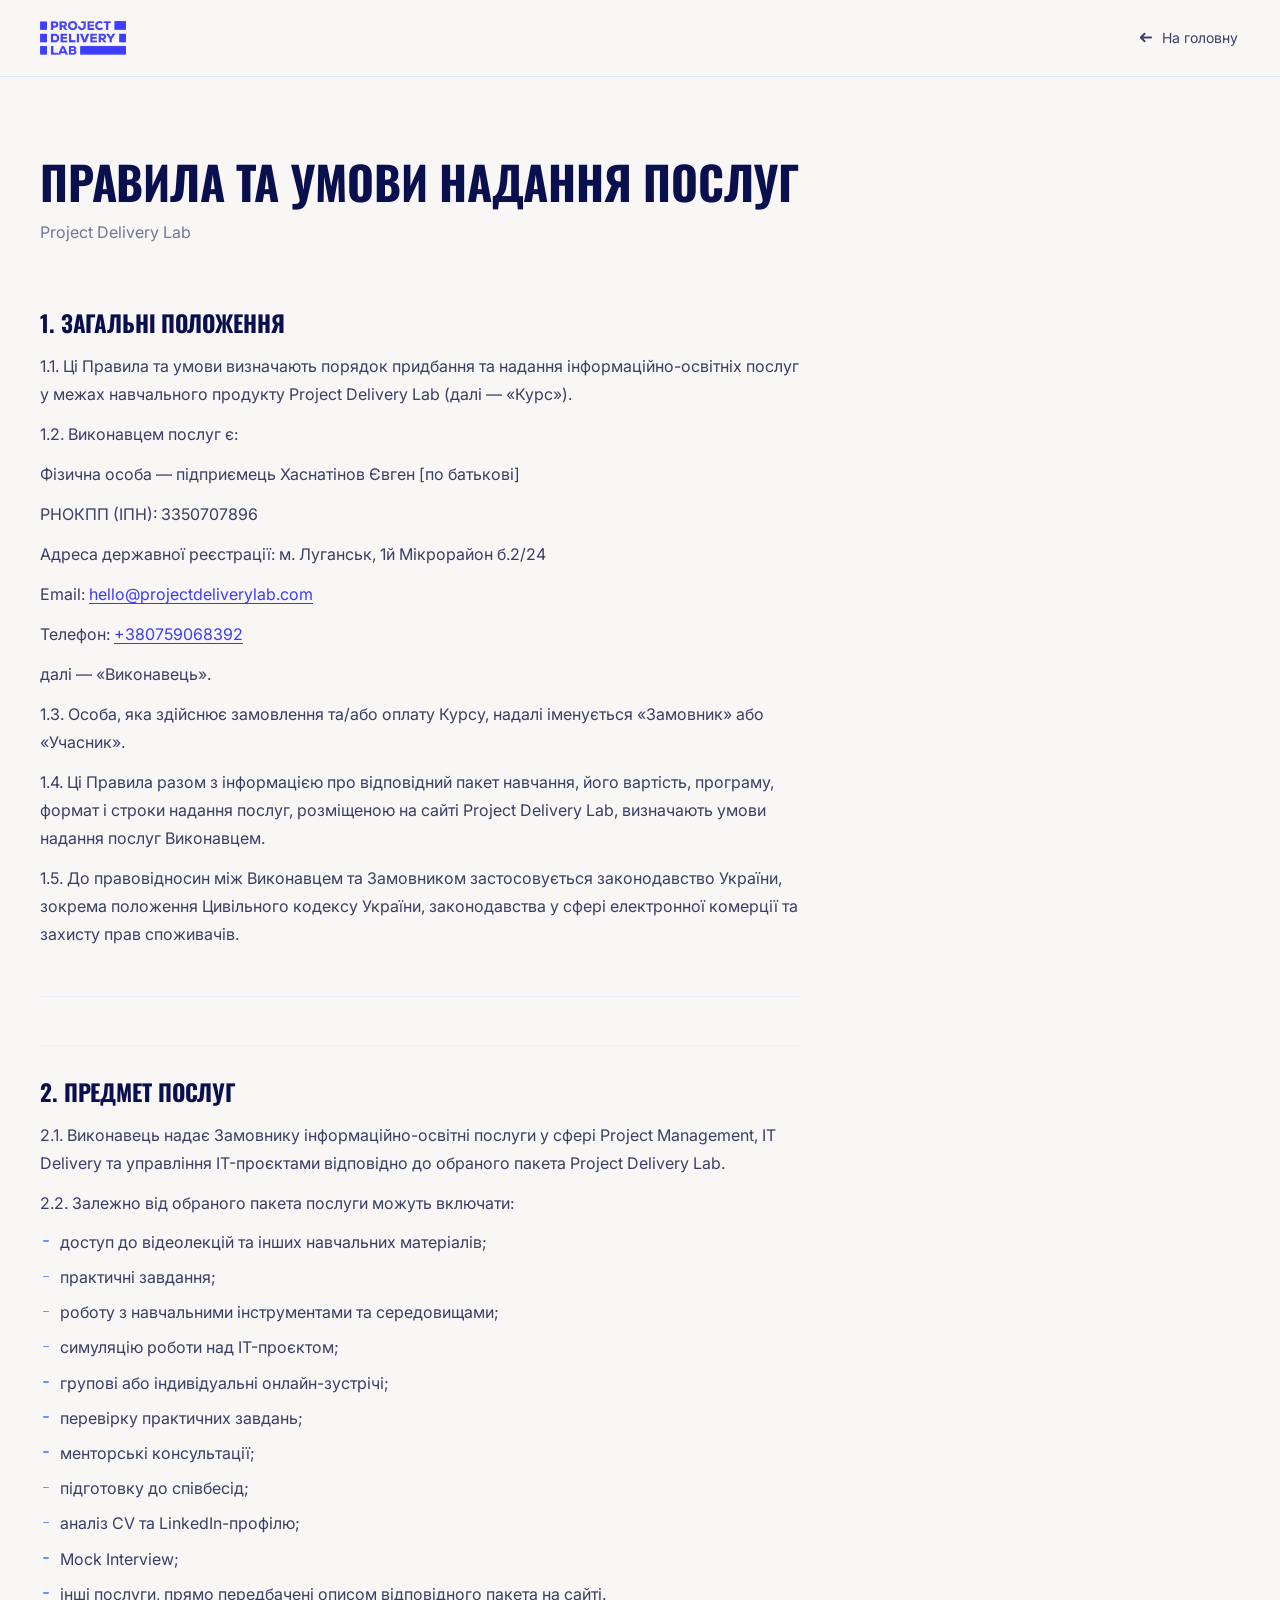
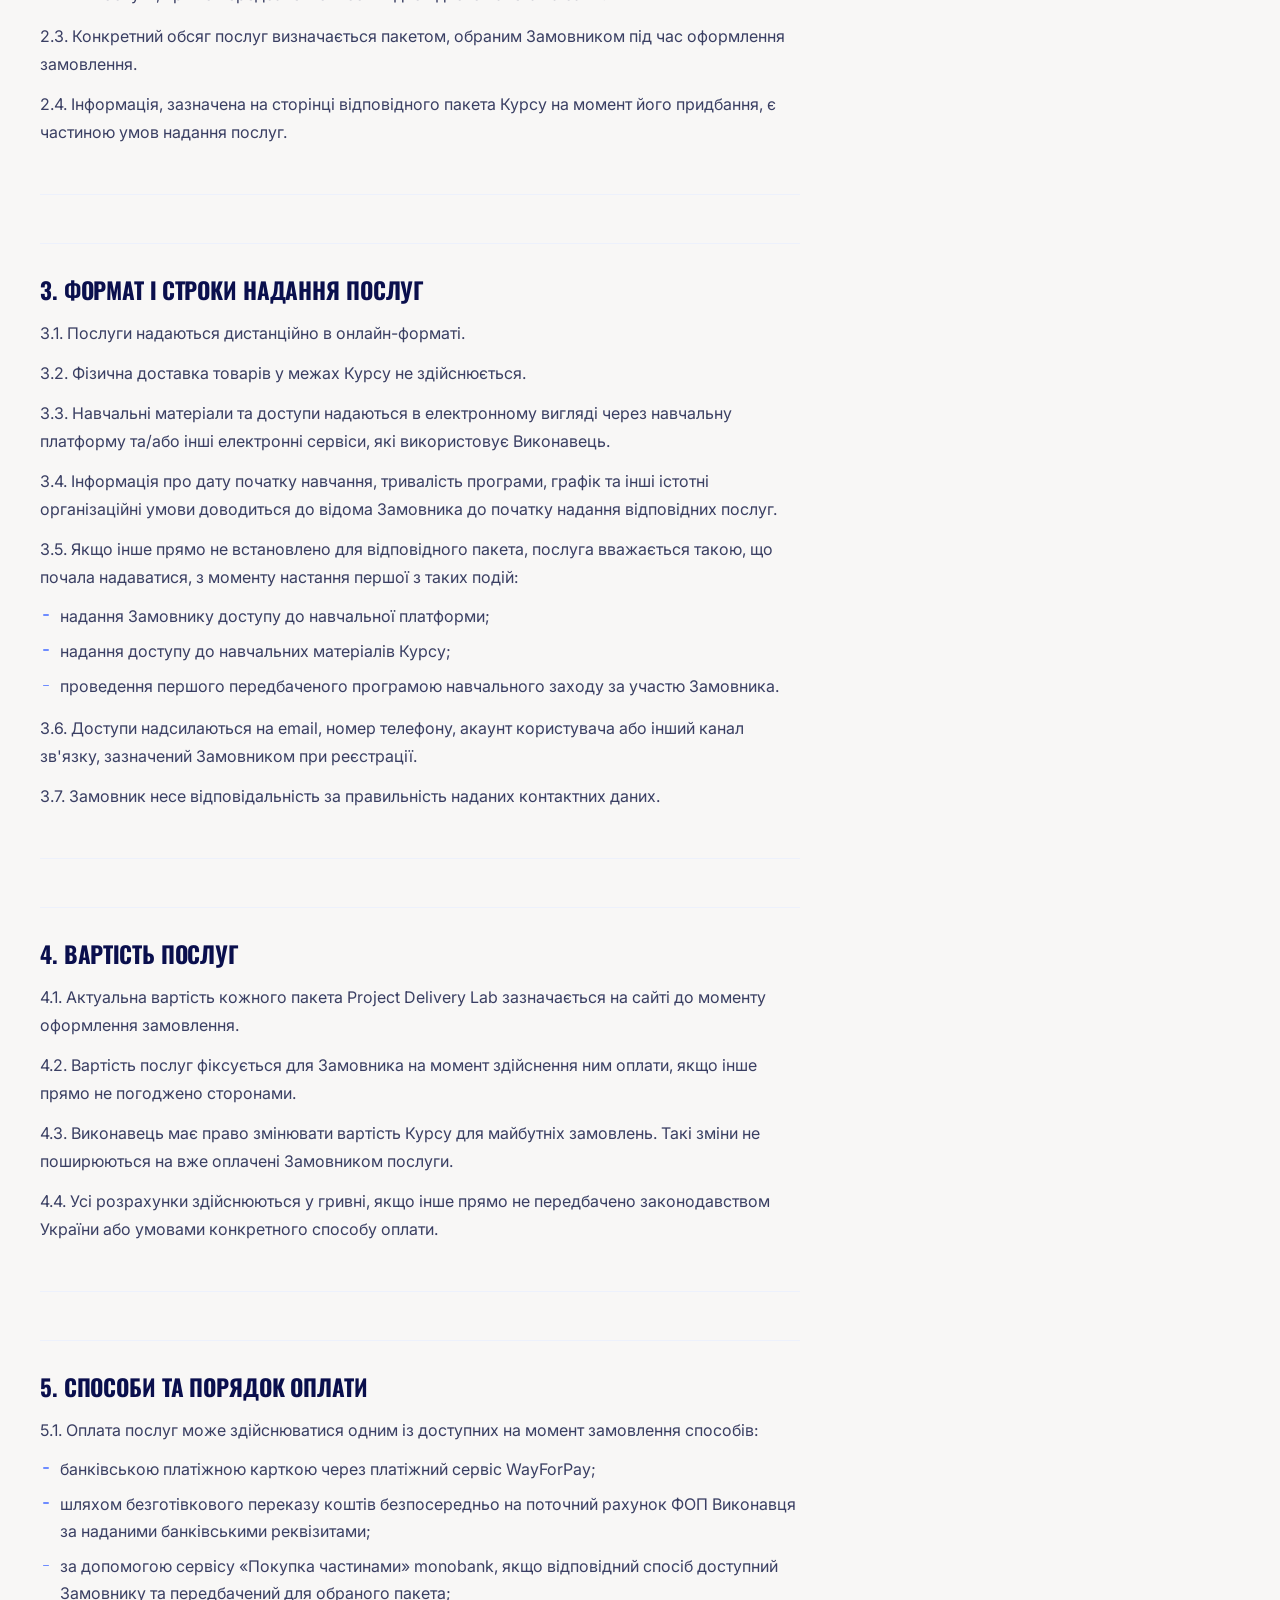
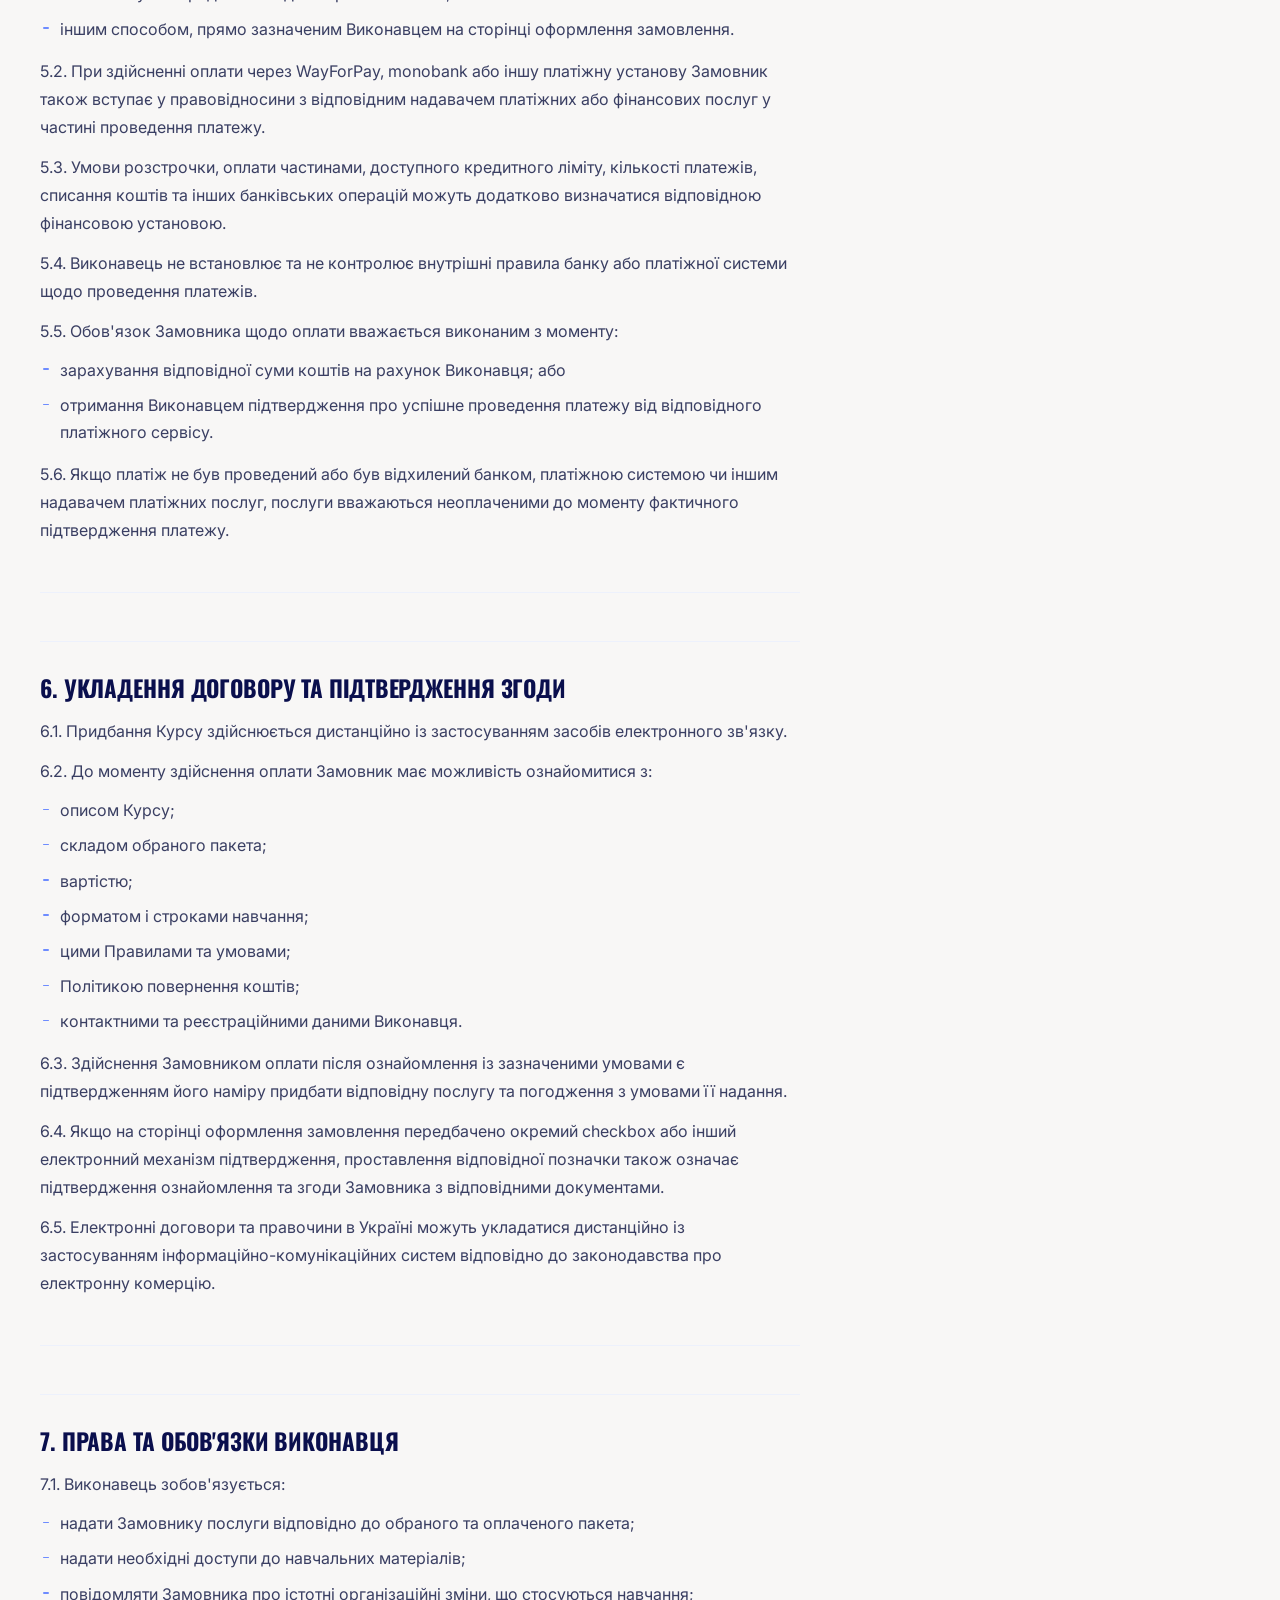
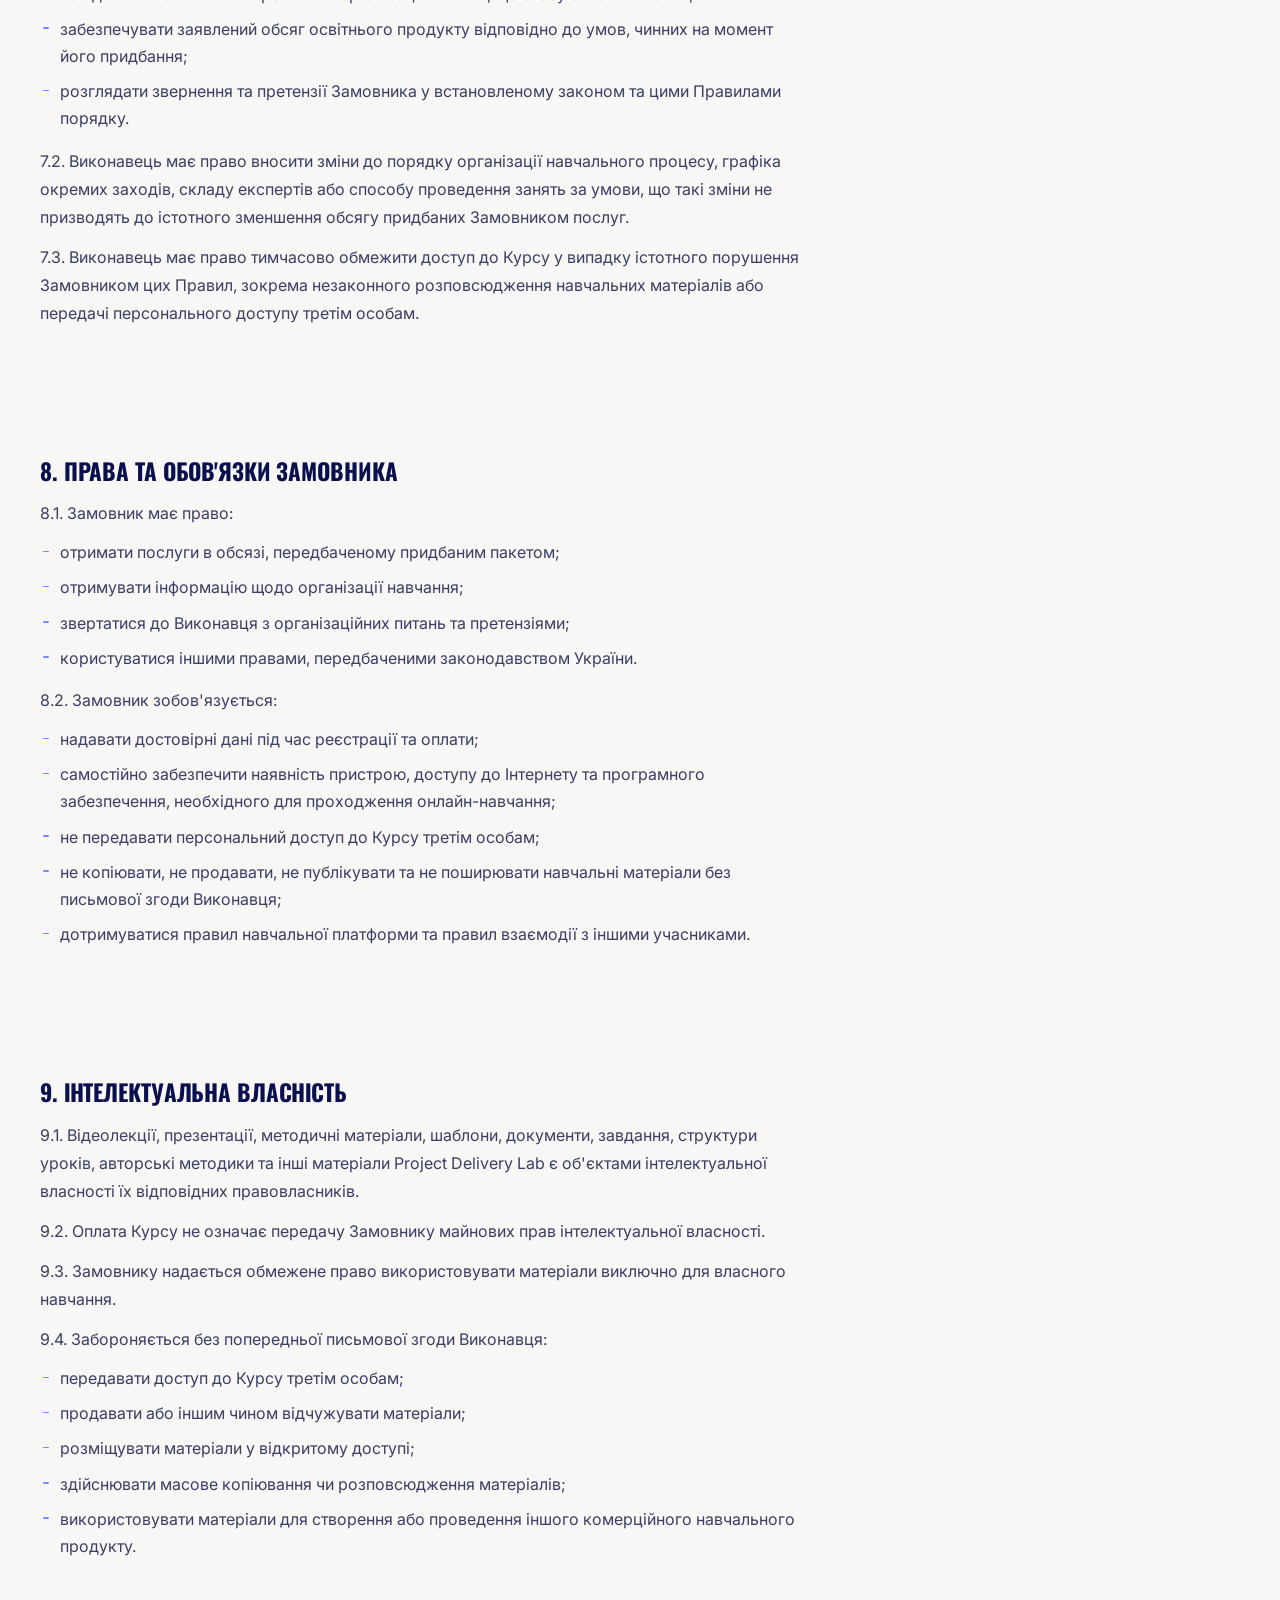
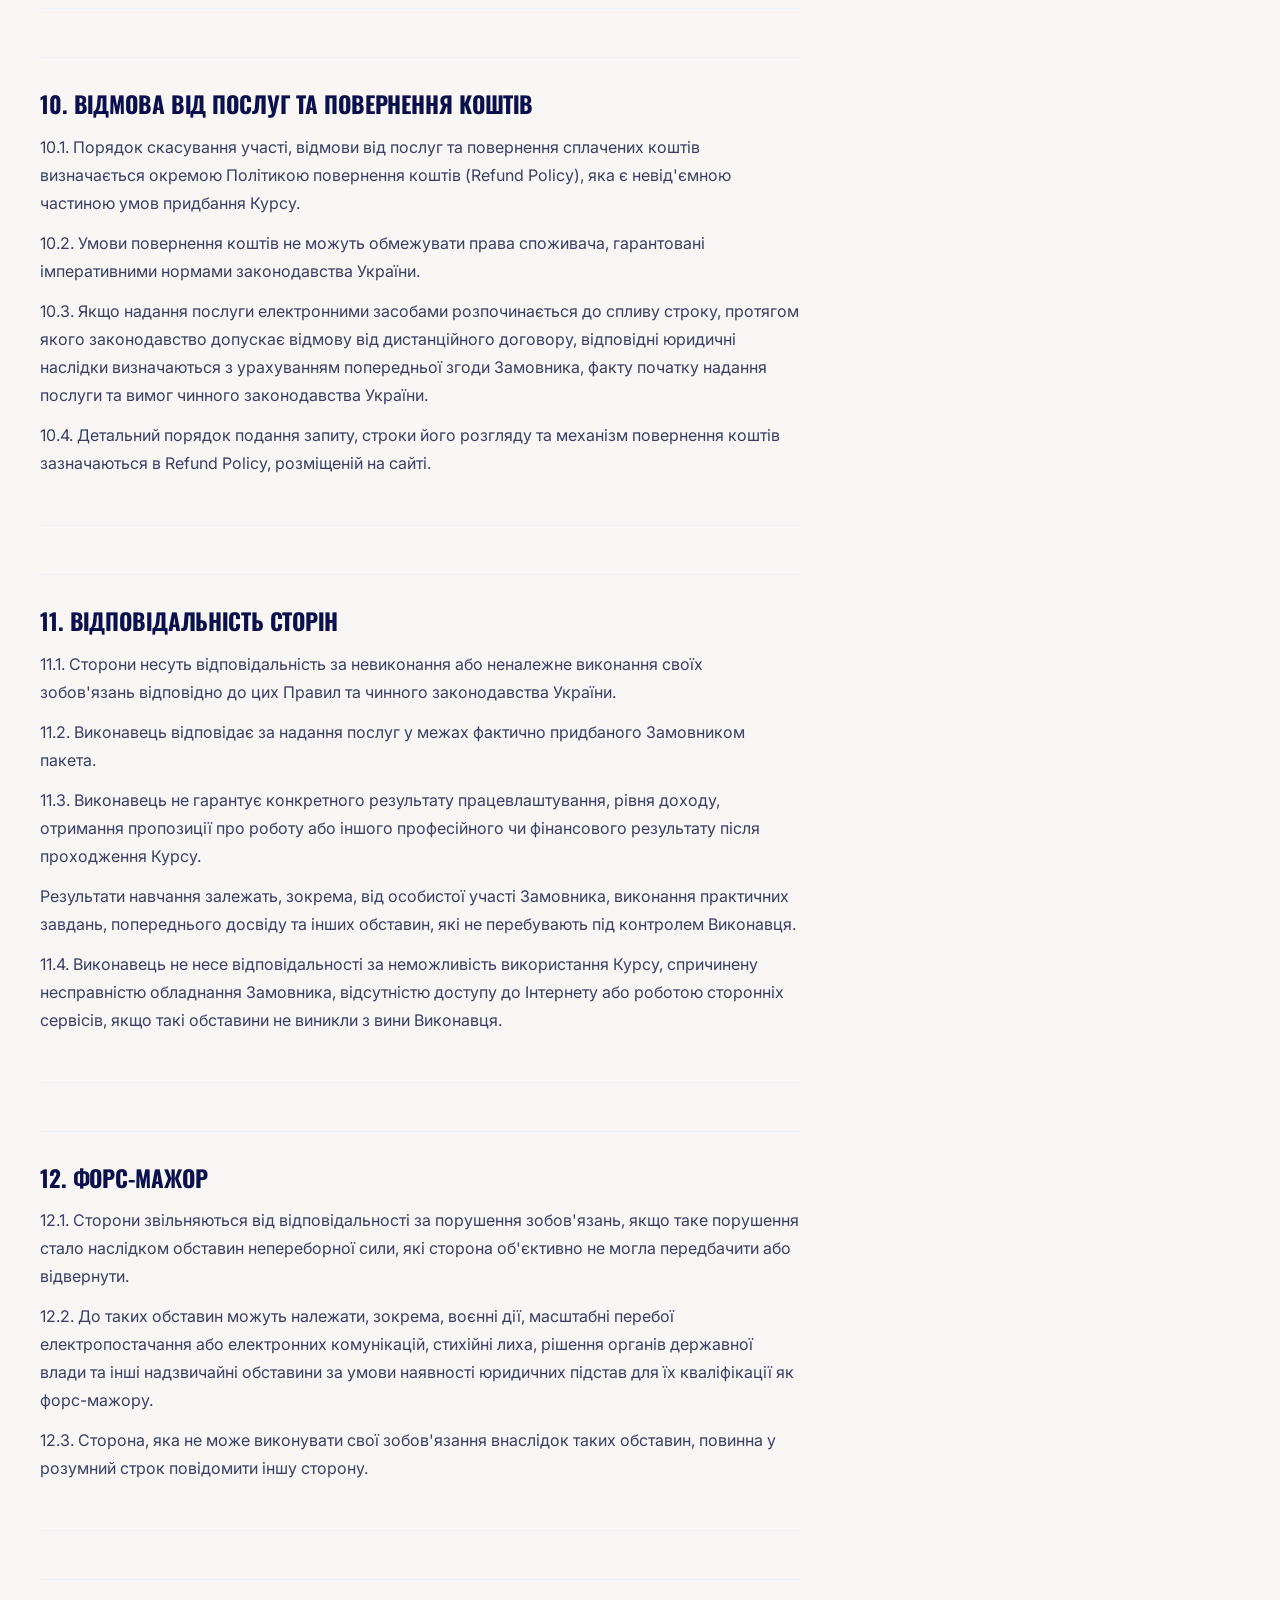
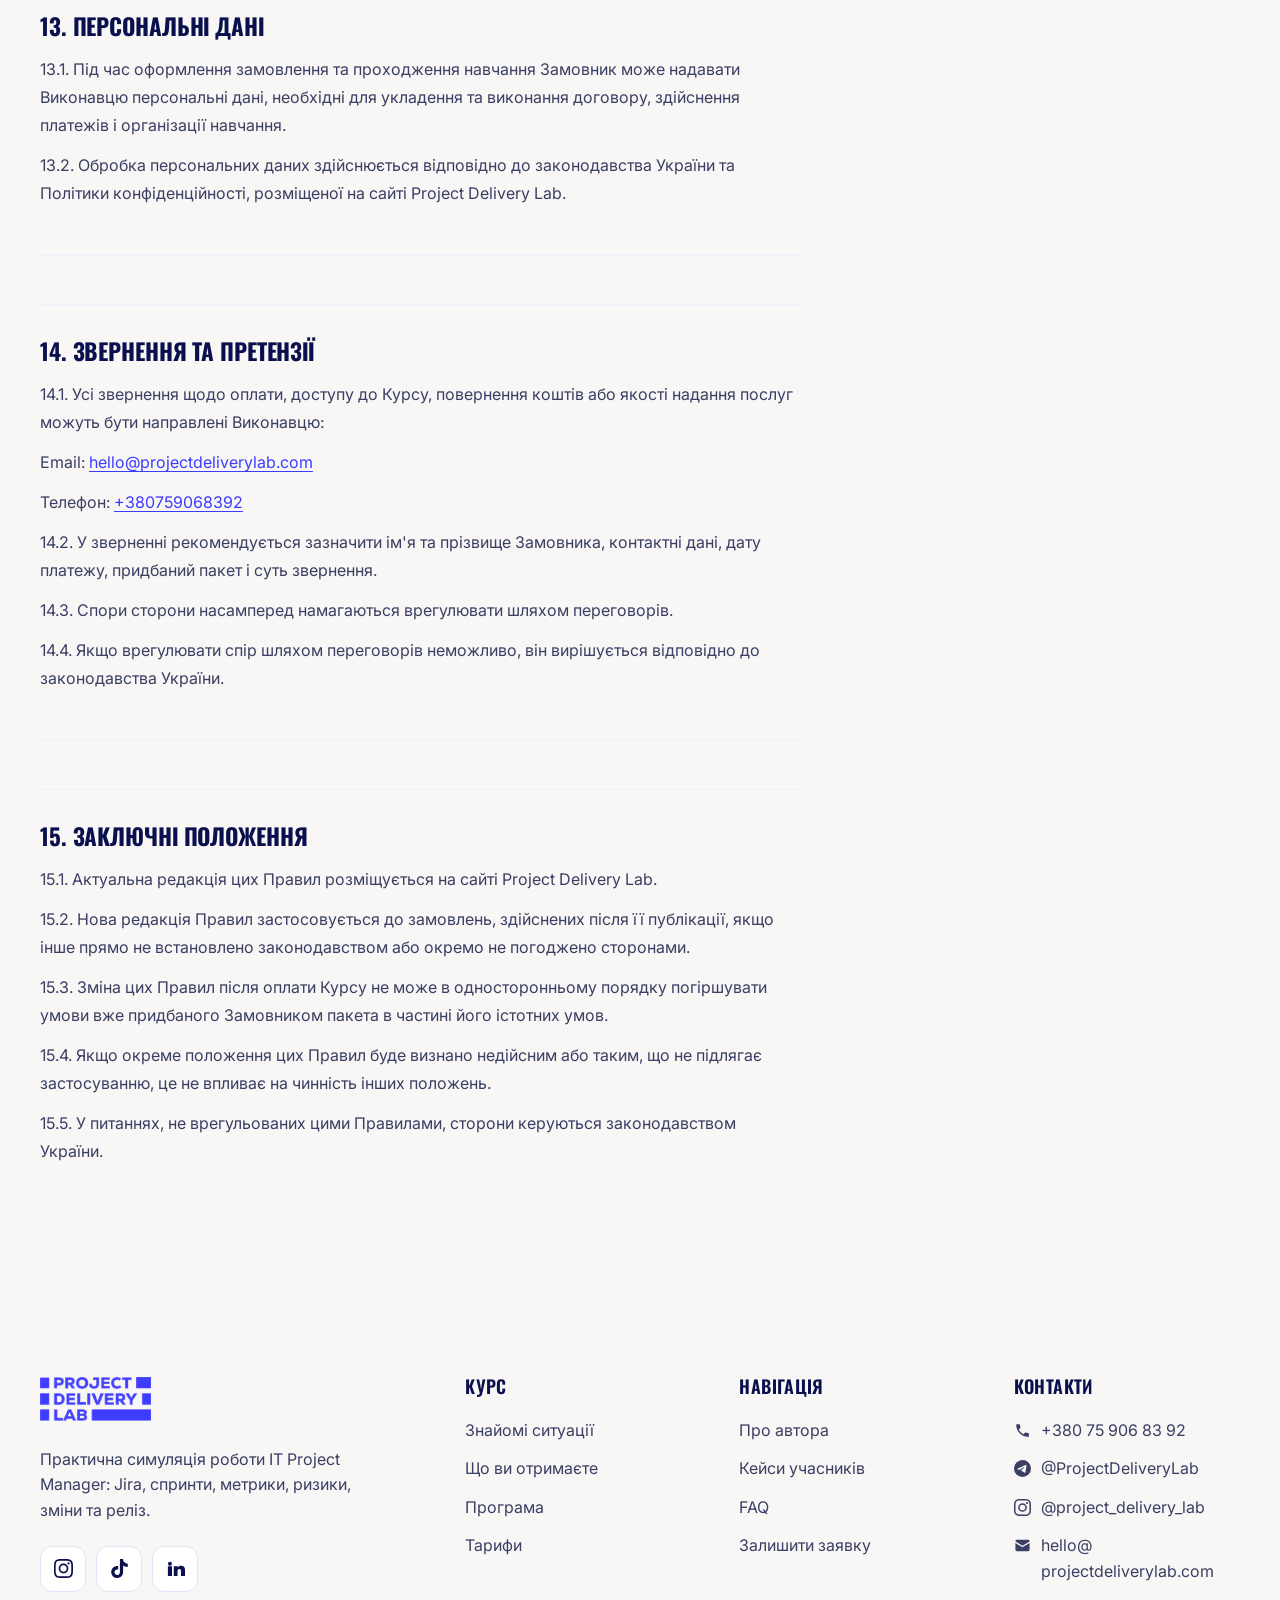
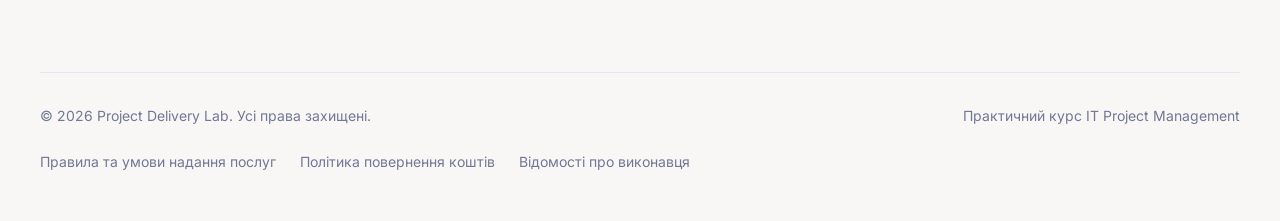
<file: terms.html>
<!DOCTYPE html>
<html lang="uk">
<head>
<meta charset="UTF-8">
<meta name="viewport" content="width=device-width, initial-scale=1.0">
<title>Правила та умови — Project Delivery Lab</title>
<meta name="description" content="Правила та умови надання інформаційно-освітніх послуг Project Delivery Lab: предмет, формат, оплата, права сторін, повернення коштів.">
<link rel="canonical" href="https://projectdeliverylab.com/terms.html">
<meta name="robots" content="index, follow">
<meta property="og:type" content="article">
<meta property="og:title" content="Правила та умови — Project Delivery Lab">
<meta property="og:description" content="Правила та умови надання інформаційно-освітніх послуг Project Delivery Lab: предмет, формат, оплата, права сторін, повернення коштів.">
<meta property="og:url" content="https://projectdeliverylab.com/terms.html">
<meta property="og:image" content="https://projectdeliverylab.com/assets/og-cover.jpg">
<meta property="og:locale" content="uk_UA">
<link rel="icon" href="assets/favicon-32.png" sizes="32x32">
<link rel="icon" href="assets/favicon-16.png" sizes="16x16">
<link rel="apple-touch-icon" href="assets/favicon-180.png">
<link rel="manifest" href="site.webmanifest">
<link rel="preconnect" href="https://fonts.googleapis.com">
<link rel="preconnect" href="https://fonts.gstatic.com" crossorigin>
<link href="https://fonts.googleapis.com/css2?family=Inter:wght@400;500;600;700&family=Oswald:wght@400;500;600;700&display=swap" rel="stylesheet">
<link rel="stylesheet" href="assets/doc.css">
</head>
<body>

<header class="docnav">
  <div class="docnav-in">
    <a href="/" aria-label="Project Delivery Lab — на головну">
      <img src="assets/logo-blue.png" alt="Project Delivery Lab" width="310" height="123">
    </a>
    <a class="docback" href="/">
      <svg viewBox="0 0 16 16" aria-hidden="true"><path d="M14 8H3M7 12 3 8l4-4"/></svg>
      На головну
    </a>
  </div>
</header>

<main class="doc">
  <div class="wrap">
    <div class="doc-head">
      <h1>ПРАВИЛА ТА УМОВИ НАДАННЯ ПОСЛУГ</h1>
      <p class="doc-sub">Project Delivery Lab</p>
    </div>
    <div class="doc-body">
      <h2>1. Загальні положення</h2>
      <p>1.1. Ці Правила та умови визначають порядок придбання та надання інформаційно-освітніх послуг у межах навчального продукту Project Delivery Lab (далі — «Курс»).</p>
      <p>1.2. Виконавцем послуг є:</p>
      <p>Фізична особа — підприємець Хаснатінов Євген [по батькові]</p>
      <p>РНОКПП (ІПН): 3350707896</p>
      <p>Адреса державної реєстрації: м. Луганськ, 1й Мікрорайон б.2/24</p>
      <p>Email: <a href="mailto:hello@projectdeliverylab.com">hello@projectdeliverylab.com</a></p>
      <p>Телефон: <a href="tel:+380759068392">+380759068392</a></p>
      <p>далі — «Виконавець».</p>
      <p>1.3. Особа, яка здійснює замовлення та/або оплату Курсу, надалі іменується «Замовник» або «Учасник».</p>
      <p>1.4. Ці Правила разом з інформацією про відповідний пакет навчання, його вартість, програму, формат і строки надання послуг, розміщеною на сайті Project Delivery Lab, визначають умови надання послуг Виконавцем.</p>
      <p>1.5. До правовідносин між Виконавцем та Замовником застосовується законодавство України, зокрема положення Цивільного кодексу України, законодавства у сфері електронної комерції та захисту прав споживачів.</p>
      <hr>
      <h2>2. Предмет послуг</h2>
      <p>2.1. Виконавець надає Замовнику інформаційно-освітні послуги у сфері Project Management, IT Delivery та управління IT-проєктами відповідно до обраного пакета Project Delivery Lab.</p>
      <p>2.2. Залежно від обраного пакета послуги можуть включати:</p>
      <ul><li>доступ до відеолекцій та інших навчальних матеріалів;</li><li>практичні завдання;</li><li>роботу з навчальними інструментами та середовищами;</li><li>симуляцію роботи над IT-проєктом;</li><li>групові або індивідуальні онлайн-зустрічі;</li><li>перевірку практичних завдань;</li><li>менторські консультації;</li><li>підготовку до співбесід;</li><li>аналіз CV та LinkedIn-профілю;</li><li>Mock Interview;</li><li>інші послуги, прямо передбачені описом відповідного пакета на сайті.</li></ul>
      <p>2.3. Конкретний обсяг послуг визначається пакетом, обраним Замовником під час оформлення замовлення.</p>
      <p>2.4. Інформація, зазначена на сторінці відповідного пакета Курсу на момент його придбання, є частиною умов надання послуг.</p>
      <hr>
      <h2>3. Формат і строки надання послуг</h2>
      <p>3.1. Послуги надаються дистанційно в онлайн-форматі.</p>
      <p>3.2. Фізична доставка товарів у межах Курсу не здійснюється.</p>
      <p>3.3. Навчальні матеріали та доступи надаються в електронному вигляді через навчальну платформу та/або інші електронні сервіси, які використовує Виконавець.</p>
      <p>3.4. Інформація про дату початку навчання, тривалість програми, графік та інші істотні організаційні умови доводиться до відома Замовника до початку надання відповідних послуг.</p>
      <p>3.5. Якщо інше прямо не встановлено для відповідного пакета, послуга вважається такою, що почала надаватися, з моменту настання першої з таких подій:</p>
      <ul><li>надання Замовнику доступу до навчальної платформи;</li><li>надання доступу до навчальних матеріалів Курсу;</li><li>проведення першого передбаченого програмою навчального заходу за участю Замовника.</li></ul>
      <p>3.6. Доступи надсилаються на email, номер телефону, акаунт користувача або інший канал зв'язку, зазначений Замовником при реєстрації.</p>
      <p>3.7. Замовник несе відповідальність за правильність наданих контактних даних.</p>
      <hr>
      <h2>4. Вартість послуг</h2>
      <p>4.1. Актуальна вартість кожного пакета Project Delivery Lab зазначається на сайті до моменту оформлення замовлення.</p>
      <p>4.2. Вартість послуг фіксується для Замовника на момент здійснення ним оплати, якщо інше прямо не погоджено сторонами.</p>
      <p>4.3. Виконавець має право змінювати вартість Курсу для майбутніх замовлень. Такі зміни не поширюються на вже оплачені Замовником послуги.</p>
      <p>4.4. Усі розрахунки здійснюються у гривні, якщо інше прямо не передбачено законодавством України або умовами конкретного способу оплати.</p>
      <hr>
      <h2>5. Способи та порядок оплати</h2>
      <p>5.1. Оплата послуг може здійснюватися одним із доступних на момент замовлення способів:</p>
      <ul><li>банківською платіжною карткою через платіжний сервіс WayForPay;</li><li>шляхом безготівкового переказу коштів безпосередньо на поточний рахунок ФОП Виконавця за наданими банківськими реквізитами;</li><li>за допомогою сервісу «Покупка частинами» monobank, якщо відповідний спосіб доступний Замовнику та передбачений для обраного пакета;</li><li>іншим способом, прямо зазначеним Виконавцем на сторінці оформлення замовлення.</li></ul>
      <p>5.2. При здійсненні оплати через WayForPay, monobank або іншу платіжну установу Замовник також вступає у правовідносини з відповідним надавачем платіжних або фінансових послуг у частині проведення платежу.</p>
      <p>5.3. Умови розстрочки, оплати частинами, доступного кредитного ліміту, кількості платежів, списання коштів та інших банківських операцій можуть додатково визначатися відповідною фінансовою установою.</p>
      <p>5.4. Виконавець не встановлює та не контролює внутрішні правила банку або платіжної системи щодо проведення платежів.</p>
      <p>5.5. Обов'язок Замовника щодо оплати вважається виконаним з моменту:</p>
      <ul><li>зарахування відповідної суми коштів на рахунок Виконавця; або</li><li>отримання Виконавцем підтвердження про успішне проведення платежу від відповідного платіжного сервісу.</li></ul>
      <p>5.6. Якщо платіж не був проведений або був відхилений банком, платіжною системою чи іншим надавачем платіжних послуг, послуги вважаються неоплаченими до моменту фактичного підтвердження платежу.</p>
      <hr>
      <h2>6. Укладення договору та підтвердження згоди</h2>
      <p>6.1. Придбання Курсу здійснюється дистанційно із застосуванням засобів електронного зв'язку.</p>
      <p>6.2. До моменту здійснення оплати Замовник має можливість ознайомитися з:</p>
      <ul><li>описом Курсу;</li><li>складом обраного пакета;</li><li>вартістю;</li><li>форматом і строками навчання;</li><li>цими Правилами та умовами;</li><li>Політикою повернення коштів;</li><li>контактними та реєстраційними даними Виконавця.</li></ul>
      <p>6.3. Здійснення Замовником оплати після ознайомлення із зазначеними умовами є підтвердженням його наміру придбати відповідну послугу та погодження з умовами її надання.</p>
      <p>6.4. Якщо на сторінці оформлення замовлення передбачено окремий checkbox або інший електронний механізм підтвердження, проставлення відповідної позначки також означає підтвердження ознайомлення та згоди Замовника з відповідними документами.</p>
      <p>6.5. Електронні договори та правочини в Україні можуть укладатися дистанційно із застосуванням інформаційно-комунікаційних систем відповідно до законодавства про електронну комерцію.</p>
      <hr>
      <h2>7. Права та обов'язки Виконавця</h2>
      <p>7.1. Виконавець зобов'язується:</p>
      <ul><li>надати Замовнику послуги відповідно до обраного та оплаченого пакета;</li><li>надати необхідні доступи до навчальних матеріалів;</li><li>повідомляти Замовника про істотні організаційні зміни, що стосуються навчання;</li><li>забезпечувати заявлений обсяг освітнього продукту відповідно до умов, чинних на момент його придбання;</li><li>розглядати звернення та претензії Замовника у встановленому законом та цими Правилами порядку.</li></ul>
      <p>7.2. Виконавець має право вносити зміни до порядку організації навчального процесу, графіка окремих заходів, складу експертів або способу проведення занять за умови, що такі зміни не призводять до істотного зменшення обсягу придбаних Замовником послуг.</p>
      <p>7.3. Виконавець має право тимчасово обмежити доступ до Курсу у випадку істотного порушення Замовником цих Правил, зокрема незаконного розповсюдження навчальних матеріалів або передачі персонального доступу третім особам.</p>
      <hr>
      <h2>8. Права та обов'язки Замовника</h2>
      <p>8.1. Замовник має право:</p>
      <ul><li>отримати послуги в обсязі, передбаченому придбаним пакетом;</li><li>отримувати інформацію щодо організації навчання;</li><li>звертатися до Виконавця з організаційних питань та претензіями;</li><li>користуватися іншими правами, передбаченими законодавством України.</li></ul>
      <p>8.2. Замовник зобов'язується:</p>
      <ul><li>надавати достовірні дані під час реєстрації та оплати;</li><li>самостійно забезпечити наявність пристрою, доступу до Інтернету та програмного забезпечення, необхідного для проходження онлайн-навчання;</li><li>не передавати персональний доступ до Курсу третім особам;</li><li>не копіювати, не продавати, не публікувати та не поширювати навчальні матеріали без письмової згоди Виконавця;</li><li>дотримуватися правил навчальної платформи та правил взаємодії з іншими учасниками.</li></ul>
      <hr>
      <h2>9. Інтелектуальна власність</h2>
      <p>9.1. Відеолекції, презентації, методичні матеріали, шаблони, документи, завдання, структури уроків, авторські методики та інші матеріали Project Delivery Lab є об'єктами інтелектуальної власності їх відповідних правовласників.</p>
      <p>9.2. Оплата Курсу не означає передачу Замовнику майнових прав інтелектуальної власності.</p>
      <p>9.3. Замовнику надається обмежене право використовувати матеріали виключно для власного навчання.</p>
      <p>9.4. Забороняється без попередньої письмової згоди Виконавця:</p>
      <ul><li>передавати доступ до Курсу третім особам;</li><li>продавати або іншим чином відчужувати матеріали;</li><li>розміщувати матеріали у відкритому доступі;</li><li>здійснювати масове копіювання чи розповсюдження матеріалів;</li><li>використовувати матеріали для створення або проведення іншого комерційного навчального продукту.</li></ul>
      <hr>
      <h2>10. Відмова від послуг та повернення коштів</h2>
      <p>10.1. Порядок скасування участі, відмови від послуг та повернення сплачених коштів визначається окремою Політикою повернення коштів (Refund Policy), яка є невід'ємною частиною умов придбання Курсу.</p>
      <p>10.2. Умови повернення коштів не можуть обмежувати права споживача, гарантовані імперативними нормами законодавства України.</p>
      <p>10.3. Якщо надання послуги електронними засобами розпочинається до спливу строку, протягом якого законодавство допускає відмову від дистанційного договору, відповідні юридичні наслідки визначаються з урахуванням попередньої згоди Замовника, факту початку надання послуги та вимог чинного законодавства України.</p>
      <p>10.4. Детальний порядок подання запиту, строки його розгляду та механізм повернення коштів зазначаються в Refund Policy, розміщеній на сайті.</p>
      <hr>
      <h2>11. Відповідальність сторін</h2>
      <p>11.1. Сторони несуть відповідальність за невиконання або неналежне виконання своїх зобов'язань відповідно до цих Правил та чинного законодавства України.</p>
      <p>11.2. Виконавець відповідає за надання послуг у межах фактично придбаного Замовником пакета.</p>
      <p>11.3. Виконавець не гарантує конкретного результату працевлаштування, рівня доходу, отримання пропозиції про роботу або іншого професійного чи фінансового результату після проходження Курсу.</p>
      <p>Результати навчання залежать, зокрема, від особистої участі Замовника, виконання практичних завдань, попереднього досвіду та інших обставин, які не перебувають під контролем Виконавця.</p>
      <p>11.4. Виконавець не несе відповідальності за неможливість використання Курсу, спричинену несправністю обладнання Замовника, відсутністю доступу до Інтернету або роботою сторонніх сервісів, якщо такі обставини не виникли з вини Виконавця.</p>
      <hr>
      <h2>12. Форс-мажор</h2>
      <p>12.1. Сторони звільняються від відповідальності за порушення зобов'язань, якщо таке порушення стало наслідком обставин непереборної сили, які сторона об'єктивно не могла передбачити або відвернути.</p>
      <p>12.2. До таких обставин можуть належати, зокрема, воєнні дії, масштабні перебої електропостачання або електронних комунікацій, стихійні лиха, рішення органів державної влади та інші надзвичайні обставини за умови наявності юридичних підстав для їх кваліфікації як форс-мажору.</p>
      <p>12.3. Сторона, яка не може виконувати свої зобов'язання внаслідок таких обставин, повинна у розумний строк повідомити іншу сторону.</p>
      <hr>
      <h2>13. Персональні дані</h2>
      <p>13.1. Під час оформлення замовлення та проходження навчання Замовник може надавати Виконавцю персональні дані, необхідні для укладення та виконання договору, здійснення платежів і організації навчання.</p>
      <p>13.2. Обробка персональних даних здійснюється відповідно до законодавства України та Політики конфіденційності, розміщеної на сайті Project Delivery Lab.</p>
      <hr>
      <h2>14. Звернення та претензії</h2>
      <p>14.1. Усі звернення щодо оплати, доступу до Курсу, повернення коштів або якості надання послуг можуть бути направлені Виконавцю:</p>
      <p>Email: <a href="mailto:hello@projectdeliverylab.com">hello@projectdeliverylab.com</a></p>
      <p>Телефон: <a href="tel:+380759068392">+380759068392</a></p>
      <p>14.2. У зверненні рекомендується зазначити ім'я та прізвище Замовника, контактні дані, дату платежу, придбаний пакет і суть звернення.</p>
      <p>14.3. Спори сторони насамперед намагаються врегулювати шляхом переговорів.</p>
      <p>14.4. Якщо врегулювати спір шляхом переговорів неможливо, він вирішується відповідно до законодавства України.</p>
      <hr>
      <h2>15. Заключні положення</h2>
      <p>15.1. Актуальна редакція цих Правил розміщується на сайті Project Delivery Lab.</p>
      <p>15.2. Нова редакція Правил застосовується до замовлень, здійснених після її публікації, якщо інше прямо не встановлено законодавством або окремо не погоджено сторонами.</p>
      <p>15.3. Зміна цих Правил після оплати Курсу не може в односторонньому порядку погіршувати умови вже придбаного Замовником пакета в частині його істотних умов.</p>
      <p>15.4. Якщо окреме положення цих Правил буде визнано недійсним або таким, що не підлягає застосуванню, це не впливає на чинність інших положень.</p>
      <p>15.5. У питаннях, не врегульованих цими Правилами, сторони керуються законодавством України.</p>
    </div>
  </div>
</main>

<footer class="foot" id="contacts">
  <div class="wrap">
    <div class="foot-top">
      <div class="foot-brand">
        <img src="assets/logo-blue.png" alt="Project Delivery Lab" width="310" height="123" loading="lazy" decoding="async">
        <p>Практична симуляція роботи IT Project Manager: Jira, спринти, метрики, ризики, зміни та реліз.</p>
        <div class="soc">
          <a href="/#" aria-label="Instagram">
            <svg viewBox="0 0 24 24" aria-hidden="true"><path d="M12 0C8.74 0 8.333.015 7.053.072 5.775.132 4.905.333 4.14.63c-.789.306-1.459.717-2.126 1.384S.935 3.35.63 4.14C.333 4.905.131 5.775.072 7.053.012 8.333 0 8.74 0 12s.015 3.667.072 4.947c.06 1.277.261 2.148.558 2.913.306.788.717 1.459 1.384 2.126.667.666 1.336 1.079 2.126 1.384.766.296 1.636.499 2.913.558C8.333 23.988 8.74 24 12 24s3.667-.015 4.947-.072c1.277-.06 2.148-.262 2.913-.558.788-.306 1.459-.718 2.126-1.384.666-.667 1.079-1.335 1.384-2.126.296-.765.499-1.636.558-2.913.06-1.28.072-1.687.072-4.947s-.015-3.667-.072-4.947c-.06-1.277-.262-2.149-.558-2.913-.306-.789-.718-1.459-1.384-2.126C21.319 1.347 20.651.935 19.86.63c-.765-.297-1.636-.499-2.913-.558C15.667.012 15.26 0 12 0zm0 2.16c3.203 0 3.585.016 4.85.071 1.17.055 1.805.249 2.227.415.562.217.96.477 1.382.896.419.42.679.819.896 1.381.164.422.36 1.057.413 2.227.057 1.266.07 1.646.07 4.85s-.015 3.585-.074 4.85c-.061 1.17-.256 1.805-.421 2.227-.224.562-.479.96-.899 1.382-.419.419-.824.679-1.38.896-.42.164-1.065.36-2.235.413-1.274.057-1.649.07-4.859.07-3.211 0-3.586-.015-4.859-.074-1.171-.061-1.816-.256-2.236-.421-.569-.224-.96-.479-1.379-.899-.421-.419-.69-.824-.9-1.38-.165-.42-.359-1.065-.42-2.235-.045-1.26-.061-1.649-.061-4.844 0-3.196.016-3.586.061-4.861.061-1.17.255-1.814.42-2.234.21-.57.479-.96.9-1.381.419-.419.81-.689 1.379-.898.42-.166 1.051-.361 2.221-.4211.275-.045 1.65-.06 4.859-.06l.045.03zm0 3.678a6.162 6.162 0 100 12.324 6.162 6.162 0 000-12.324zM12 16a4 4 0 110-8 4 4 0 010 8zm7.846-10.405a1.441 1.441 0 01-2.88 0 1.44 1.44 0 012.88 0z"/></svg>
          </a>
          <a href="/#" aria-label="TikTok">
            <svg viewBox="0 0 24 24" aria-hidden="true"><path d="M12.525.02c1.31-.02 2.61-.01 3.91-.02.08 1.53.63 3.09 1.75 4.17 1.12 1.11 2.7 1.62 4.24 1.79v4.03c-1.44-.05-2.89-.35-4.2-.97-.57-.26-1.1-.59-1.62-.93-.01 2.92.01 5.84-.02 8.75-.08 1.4-.54 2.79-1.35 3.94-1.31 1.92-3.58 3.17-5.91 3.21-1.43.08-2.86-.31-4.08-1.03-2.02-1.19-3.44-3.37-3.65-5.71-.02-.5-.03-1-.01-1.49.18-1.9 1.12-3.72 2.58-4.96 1.66-1.44 3.98-2.13 6.15-1.72.02 1.48-.04 2.96-.04 4.44-.99-.32-2.15-.23-3.02.37-.63.41-1.11 1.04-1.36 1.75-.21.51-.15 1.07-.14 1.61.24 1.64 1.82 3.02 3.5 2.87 1.12-.01 2.19-.66 2.77-1.61.19-.33.4-.67.41-1.06.1-1.79.06-3.57.07-5.36.01-4.03-.01-8.05.02-12.07z"/></svg>
          </a>
          <a href="/#" aria-label="LinkedIn">
            <svg viewBox="0 0 24 24" aria-hidden="true"><path d="M4.98 3.5a2.5 2.5 0 11-.02 5.001A2.5 2.5 0 014.98 3.5zM2.4 21.5h5.16V9.02H2.4V21.5zM9.86 9.02h4.94v1.71h.07c.69-1.24 2.37-2.05 4.06-2.05 4.34 0 5.14 2.66 5.14 6.13V21.5h-5.15v-5.76c0-1.37-.03-3.14-2.02-3.14-2.02 0-2.33 1.5-2.33 3.04V21.5H9.86V9.02z"/></svg>
          </a>
        </div>
      </div>

      <div class="foot-col">
        <h2 class="h6">Курс</h2>
        <ul>
          <li><a href="/#problem">Знайомі ситуації</a></li>
          <li><a href="/#result">Що ви отримаєте</a></li>
          <li><a href="/#program">Програма</a></li>
          <li><a href="/#prices">Тарифи</a></li>
        </ul>
      </div>

      <div class="foot-col">
        <h2 class="h6">Навігація</h2>
        <ul>
          <li><a href="/#author">Про автора</a></li>
          <li><a href="/#testimonials">Кейси учасників</a></li>
          <li><a href="/#faq">FAQ</a></li>
          <li><a href="/#zayavka">Залишити заявку</a></li>
        </ul>
      </div>

      <div class="foot-col">
        <h2 class="h6">Контакти</h2>
        <ul>
          <li><a class="foot-ct" href="tel:+380759068392"><svg viewBox="0 0 24 24" aria-hidden="true"><path d="M6.62 10.79a15.05 15.05 0 0 0 6.59 6.59l2.2-2.2a1 1 0 0 1 1.02-.24c1.12.37 2.33.57 3.57.57a1 1 0 0 1 1 1V20a1 1 0 0 1-1 1A17 17 0 0 1 3 4a1 1 0 0 1 1-1h3.5a1 1 0 0 1 1 1c0 1.25.2 2.45.57 3.57a1 1 0 0 1-.25 1.02l-2.2 2.2z"/></svg><span>+380 75 906 83 92</span></a></li>
          <li><a class="foot-ct" href="https://t.me/ProjectDeliveryLab" target="_blank" rel="noopener"><span class="visually-hidden">Telegram</span><svg viewBox="0 0 24 24" aria-hidden="true"><path d="M11.944 0A12 12 0 0 0 0 12a12 12 0 0 0 12 12 12 12 0 0 0 12-12A12 12 0 0 0 12 0a12 12 0 0 0-.056 0zm4.962 7.224c.1-.002.321.023.465.14a.506.506 0 0 1 .171.325c.016.093.036.306.02.472-.18 1.898-.962 6.502-1.36 8.627-.168.9-.499 1.201-.82 1.23-.696.065-1.225-.46-1.9-.902-1.056-.693-1.653-1.124-2.678-1.8-1.185-.78-.417-1.21.258-1.91.177-.184 3.247-2.977 3.307-3.23.007-.032.014-.15-.056-.212s-.174-.041-.249-.024c-.106.024-1.793 1.14-5.061 3.345-.48.33-.913.49-1.302.48-.428-.008-1.252-.241-1.865-.44-.752-.245-1.349-.374-1.297-.789.027-.216.325-.437.893-.663 3.498-1.524 5.83-2.529 6.998-3.014 3.332-1.386 4.025-1.627 4.476-1.635z"/></svg><span>@ProjectDeliveryLab</span></a></li>
          <li><a class="foot-ct" href="https://www.instagram.com/project_delivery_lab/" target="_blank" rel="noopener"><span class="visually-hidden">Instagram</span><svg viewBox="0 0 24 24" aria-hidden="true"><path d="M12 0C8.74 0 8.333.015 7.053.072 5.775.132 4.905.333 4.14.63c-.789.306-1.459.717-2.126 1.384S.935 3.35.63 4.14C.333 4.905.131 5.775.072 7.053.012 8.333 0 8.74 0 12s.015 3.667.072 4.947c.06 1.277.261 2.148.558 2.913.306.788.717 1.459 1.384 2.126.667.666 1.336 1.079 2.126 1.384.766.296 1.636.499 2.913.558C8.333 23.988 8.74 24 12 24s3.667-.015 4.947-.072c1.277-.06 2.148-.262 2.913-.558.788-.306 1.459-.718 2.126-1.384.666-.667 1.079-1.335 1.384-2.126.296-.765.499-1.636.558-2.913.06-1.28.072-1.687.072-4.947s-.015-3.667-.072-4.947c-.06-1.277-.262-2.149-.558-2.913-.306-.789-.718-1.459-1.384-2.126C21.319 1.347 20.651.935 19.86.63c-.765-.297-1.636-.499-2.913-.558C15.667.012 15.26 0 12 0zm0 2.16c3.203 0 3.585.016 4.85.071 1.17.055 1.805.249 2.227.415.562.217.96.477 1.382.896.419.42.679.819.896 1.381.164.422.36 1.057.413 2.227.057 1.266.07 1.646.07 4.85s-.015 3.585-.074 4.85c-.061 1.17-.256 1.805-.421 2.227-.224.562-.479.96-.899 1.382-.419.419-.824.679-1.38.896-.42.164-1.065.36-2.235.413-1.274.057-1.649.07-4.859.07-3.211 0-3.586-.015-4.859-.074-1.171-.061-1.816-.256-2.236-.421-.569-.224-.96-.479-1.379-.899-.421-.419-.69-.824-.9-1.38-.165-.42-.359-1.065-.42-2.235-.045-1.26-.061-1.649-.061-4.844 0-3.196.016-3.586.061-4.861.061-1.17.255-1.814.42-2.234.21-.57.479-.96.9-1.381.419-.419.81-.689 1.379-.898.42-.166 1.051-.361 2.221-.421 1.275-.045 1.65-.06 4.859-.06zm0 3.678a6.162 6.162 0 1 0 0 12.324 6.162 6.162 0 0 0 0-12.324zM12 16a4 4 0 1 1 0-8 4 4 0 0 1 0 8zm7.846-10.405a1.441 1.441 0 1 1-2.88 0 1.44 1.44 0 0 1 2.88 0z"/></svg><span>@project_delivery_lab</span></a></li>
          <li><a class="foot-ct" href="mailto:hello@projectdeliverylab.com"><svg viewBox="0 0 24 24" aria-hidden="true"><path d="M2 6a2 2 0 0 1 2-2h16a2 2 0 0 1 2 2v.3l-10 5.9L2 6.3V6zm0 2.6V18a2 2 0 0 0 2 2h16a2 2 0 0 0 2-2V8.6l-9.5 5.6a1 1 0 0 1-1 0L2 8.6z"/></svg><span>hello@<wbr>projectdeliverylab.com</span></a></li>
        </ul>
      </div>
    </div>

    <div class="foot-bottom">
      <span>© 2026 Project Delivery Lab. Усі права захищені.</span>
      <span>Практичний курс IT Project Management</span>
    </div>

    <nav class="foot-legal" aria-label="Документи">
      <a href="/terms.html">Правила та умови надання послуг</a>
      <a href="/refund.html">Політика повернення коштів</a>
      <a href="/contacts.html">Відомості про виконавця</a>
    </nav>
  </div>
</footer>

</body>
</html>
</file>
<file: assets/doc.css>
:root{
  /* type */
  --font-display:'Oswald',Impact,sans-serif;

  /* body type scale — four steps, plus one micro step used only
     inside the card diagrams where 14px would not fit */
  --fs-2xs:10px;
  --fs-xs:12px;
  --fs-sm:14px;
  --fs-md:16px;
  --fs-lg:18px;
  --font-body:'Inter',system-ui,-apple-system,'Segoe UI',Roboto,sans-serif;

  /* brand palette */
  --blue:#3D3BFF;
  --blue-2:#4D5AFF;
  --blue-3:#6E8CFF;
  --blue-4:#94ACFF;
  --blue-5:#BDCDFF;
  --blue-bg:#EBF0FF;
  --orange:#FF6424;
  --orange-warm:#F0875C;
  --orange-soft:#E8A78D;
  --beige:#ECDFDA;
  --page:#F8F7F6;
  --white:#FFFFFF;

  /* derived ink */
  --ink:#0A0F4D;
  --ink-2:#3A3F63;
  --ink-3:#727795;
  --line:#DFE6FA;
  --line-soft:#EDF1FC;

  /* geometry */
  --pad:40px;
  --maxw:1360px;
  --r-panel:28px;
  --r-card:16px;
  --r-btn:10px;

  /* spacing scale */
  --s-1:8px;  --s-2:16px; --s-3:24px; --s-4:32px;
  --s-5:48px; --s-6:64px; --s-7:80px; --s-8:100px; --s-9:140px;

  /* shadows — layered, colour-tinted */
  --sh-1:0 1px 2px rgba(10,15,77,.04), 0 4px 12px rgba(10,15,77,.04);
  --sh-2:0 2px 6px rgba(10,15,77,.05), 0 12px 32px rgba(10,15,77,.07);
  --sh-3:0 4px 12px rgba(10,15,77,.06), 0 24px 60px rgba(10,15,77,.10);
  --sh-blue:0 8px 20px rgba(61,59,255,.20), 0 2px 6px rgba(61,59,255,.14);
  --sh-orange:0 8px 20px rgba(255,100,36,.24), 0 2px 6px rgba(255,100,36,.16);

  --ease:cubic-bezier(.16,1,.3,1);
}
*,*::before,*::after{box-sizing:border-box}
html{-webkit-text-size-adjust:100%;scroll-behavior:smooth;scroll-padding-top:110px}
body{
  margin:0;
  background:var(--page);
  color:var(--ink-2);
  font-family:var(--font-body);
  font-size:var(--fs-md);
  line-height:1.6;
  font-weight:400;
  -webkit-font-smoothing:antialiased;
}
img{max-width:100%;display:block}
a{color:inherit;text-decoration:none}
ul{margin:0;padding:0;list-style:none}
h1,h2,h3,.h4,.h5,.h6{
  font-family:var(--font-display);
  color:var(--ink);
  text-transform:uppercase;
  font-weight:700;
  margin:0;
  letter-spacing:-.005em;
  overflow-wrap:normal;
  hyphens:none;
}
h1{font-size:clamp(40px,5.0vw,72px);line-height:1.02}
h2{font-size:clamp(28px,3.9vw,56px);line-height:1.05}
p{margin:0 0 1.05em}
p:last-child{margin-bottom:0}
.wrap{max-width:var(--maxw);margin:0 auto;padding:0 var(--pad)}
.foot{padding:var(--s-8) 0 var(--s-5)}
.foot-top{display:grid;grid-template-columns:minmax(0,1.25fr) repeat(3,minmax(0,.75fr));gap:var(--s-5);padding-bottom:var(--s-7)}
.foot-brand img{height:44px;width:auto;margin-bottom:26px}
.foot-brand p{font-size:var(--fs-md);color:var(--ink-2);max-width:330px}
.foot .h6{font-family:var(--font-display);text-transform:uppercase;font-size:var(--fs-lg);color:var(--ink);margin:0 0 22px;letter-spacing:.02em;font-weight:600}
.foot-col ul{display:grid;grid-template-columns:minmax(0,1fr);gap:13px}
.foot-col a{font-size:var(--fs-md);color:var(--ink-2);transition:color .25s var(--ease),transform .25s var(--ease);display:inline-block;overflow-wrap:anywhere}
.foot-col a:hover{color:var(--blue);transform:translateX(3px)}
.soc{display:flex;gap:10px;margin-top:22px}
.soc a{
  width:46px;height:46px;border-radius:12px;border:1px solid var(--line);background:#fff;
  display:flex;align-items:center;justify-content:center;
  transition:background-color .3s var(--ease),border-color .3s var(--ease),transform .3s var(--ease);
}
.soc svg{width:19px;height:19px;fill:var(--ink);transition:fill .3s var(--ease)}
.soc a:hover{background:var(--blue);border-color:var(--blue);transform:translateY(-2px)}
.soc a:hover svg{fill:#fff}
.foot-bottom{border-top:1px solid var(--line);padding-top:var(--s-4);display:flex;justify-content:space-between;gap:var(--s-3);flex-wrap:wrap;font-size:var(--fs-sm);color:var(--ink-3)}
.foot-legal{display:flex;flex-wrap:wrap;gap:10px 24px;margin-top:var(--s-3)}
.foot-legal a{
  font-size:var(--fs-sm);color:var(--ink-3);border-radius:4px;
  transition:color .25s var(--ease);
}
.foot-legal a:hover{color:var(--blue)}
.foot-legal a:active{color:var(--blue-2)}
.foot-col a.foot-ct{display:flex;align-items:flex-start;gap:10px}
.foot-ct svg{width:17px;height:17px;flex:none;fill:currentColor;margin-top:4px}
.foot-ct span{min-width:0;overflow-wrap:anywhere}
.visually-hidden{position:absolute;width:1px;height:1px;margin:-1px;padding:0;overflow:hidden;clip-path:inset(50%);white-space:nowrap}
@media (prefers-reduced-motion:reduce){
*,*::before,*::after{animation-duration:.001ms!important;animation-iteration-count:1!important;transition-duration:.001ms!important}
html{scroll-behavior:auto}
}
@media (max-width:1180px){
:root{--pad:28px;--s-9:110px;--s-8:80px}
.foot-top{grid-template-columns:repeat(2,minmax(0,1fr))}
}
@media (max-width:960px){
h2,.form-aside h2{font-size:clamp(26px,7.6vw,37px)}
}
@media (max-width:960px){
.foot-col ul{gap:6px}
.foot-col a{display:block;padding:7px 0}
}
@container (max-width: 330px){
  .vt-caps{justify-content:space-between}
  .vt-caps span:not(:first-child):not(:last-child){display:none}
}
@media (max-width:640px){
:root{--pad:18px;--r-panel:20px;--s-9:76px;--s-8:60px;--s-7:48px}
.foot-top{grid-template-columns:minmax(0,1fr);gap:var(--s-5)}
}
.foot{padding:var(--s-8) 0 var(--s-5)}
.foot-top{display:grid;grid-template-columns:minmax(0,1.25fr) repeat(3,minmax(0,.75fr));gap:var(--s-5);padding-bottom:var(--s-7)}
.foot-brand img{height:44px;width:auto;margin-bottom:26px}
.foot-brand p{font-size:var(--fs-md);color:var(--ink-2);max-width:330px}
.foot .h6{font-family:var(--font-display);text-transform:uppercase;font-size:var(--fs-lg);color:var(--ink);margin:0 0 22px;letter-spacing:.02em;font-weight:600}
.foot-col ul{display:grid;grid-template-columns:minmax(0,1fr);gap:13px}
.foot-col a{font-size:var(--fs-md);color:var(--ink-2);transition:color .25s var(--ease),transform .25s var(--ease);display:inline-block;overflow-wrap:anywhere}
.foot-col a:hover{color:var(--blue);transform:translateX(3px)}
.soc{display:flex;gap:10px;margin-top:22px}
.soc a{
  width:46px;height:46px;border-radius:12px;border:1px solid var(--line);background:#fff;
  display:flex;align-items:center;justify-content:center;
  transition:background-color .3s var(--ease),border-color .3s var(--ease),transform .3s var(--ease);
}
.soc svg{width:19px;height:19px;fill:var(--ink);transition:fill .3s var(--ease)}
.soc a:hover{background:var(--blue);border-color:var(--blue);transform:translateY(-2px)}
.soc a:hover svg{fill:#fff}
.foot-bottom{border-top:1px solid var(--line);padding-top:var(--s-4);display:flex;justify-content:space-between;gap:var(--s-3);flex-wrap:wrap;font-size:var(--fs-sm);color:var(--ink-3)}
.foot-col a.foot-ct{display:flex;align-items:flex-start;gap:10px}
.foot-ct svg{width:17px;height:17px;flex:none;fill:currentColor;margin-top:4px}
.foot-ct span{min-width:0;overflow-wrap:anywhere}
.visually-hidden{position:absolute;width:1px;height:1px;margin:-1px;padding:0;overflow:hidden;clip-path:inset(50%);white-space:nowrap}
@media (prefers-reduced-motion:reduce){
*,*::before,*::after{animation-duration:.001ms!important;animation-iteration-count:1!important;transition-duration:.001ms!important}
html{scroll-behavior:auto}
}
@media (max-width:1180px){
:root{--pad:28px;--s-9:110px;--s-8:80px}
.foot-top{grid-template-columns:repeat(2,minmax(0,1fr))}
}
@media (max-width:960px){
h2,.form-aside h2{font-size:clamp(26px,7.6vw,37px)}
}
@media (max-width:960px){
.foot-col ul{gap:6px}
.foot-col a{display:block;padding:7px 0}
}
@container (max-width: 330px){
  .vt-caps{justify-content:space-between}
  .vt-caps span:not(:first-child):not(:last-child){display:none}
}
@media (max-width:640px){
:root{--pad:18px;--r-panel:20px;--s-9:76px;--s-8:60px;--s-7:48px}
.foot-top{grid-template-columns:minmax(0,1fr);gap:var(--s-5)}
}
.docnav{position:sticky;top:0;z-index:80;background:rgba(248,247,246,.92);
  backdrop-filter:saturate(180%) blur(14px);-webkit-backdrop-filter:saturate(180%) blur(14px);
  border-bottom:1px solid var(--line)}
.docnav-in{max-width:calc(var(--maxw) + var(--pad)*2);margin:0 auto;padding:0 var(--pad);
  height:76px;display:flex;align-items:center;justify-content:space-between;gap:var(--s-3)}
.docnav img{height:34px;width:auto;display:block}
.docback{display:inline-flex;align-items:center;gap:9px;font-size:var(--fs-sm);color:var(--ink-2);
  border-radius:8px;padding:8px 2px;transition:color .25s var(--ease),transform .25s var(--ease)}
.docback svg{width:15px;height:15px;fill:none;stroke:currentColor;stroke-width:1.9;
  stroke-linecap:round;stroke-linejoin:round;transition:transform .25s var(--ease)}
.docback:hover{color:var(--blue)}
.docback:hover svg{transform:translateX(-3px)}
.docback:active{color:var(--blue-2)}
.doc{padding:var(--s-7) 0 var(--s-8)}
.doc-head{max-width:760px;margin-bottom:var(--s-6)}
.doc-head h1{font-size:clamp(28px,4.4vw,46px);line-height:1.06;margin-bottom:14px}
.doc-head .doc-sub{font-size:var(--fs-md);color:var(--ink-3)}
.doc-body{max-width:760px}
.doc-body h2{
  font-size:clamp(19px,2.4vw,23px);line-height:1.25;margin:var(--s-5) 0 14px;
  padding-top:var(--s-4);border-top:1px solid var(--line-soft);
}
.doc-body h2:first-child{margin-top:0;padding-top:0;border-top:0}
.doc-body p{font-size:var(--fs-md);line-height:1.75;color:var(--ink-2);margin-bottom:12px}
.doc-body ul{margin:0 0 14px;padding:0;list-style:none}
.doc-body li{
  position:relative;padding-left:20px;margin-bottom:8px;
  font-size:var(--fs-md);line-height:1.7;color:var(--ink-2);
}
.doc-body li::before{content:'';position:absolute;left:3px;top:.72em;
  width:6px;height:1.5px;background:var(--blue-3);border-radius:1px}
.doc-body .lbl{font-size:var(--fs-sm);color:var(--ink-3);margin-bottom:2px}
.doc-body .lbl + p{margin-bottom:16px;color:var(--ink)}
.doc-body hr{border:0;height:1px;background:var(--line-soft);margin:var(--s-5) 0}
.doc-body a{color:var(--blue);text-decoration:underline;text-underline-offset:3px;
  border-radius:3px;transition:color .25s var(--ease)}
.doc-body a:hover{color:var(--orange)}
.doc-body a:active{color:var(--blue-2)}
@media (max-width:640px){
.docnav-in{height:64px}
.doc{padding:var(--s-6) 0 var(--s-7)}
}
</file>
